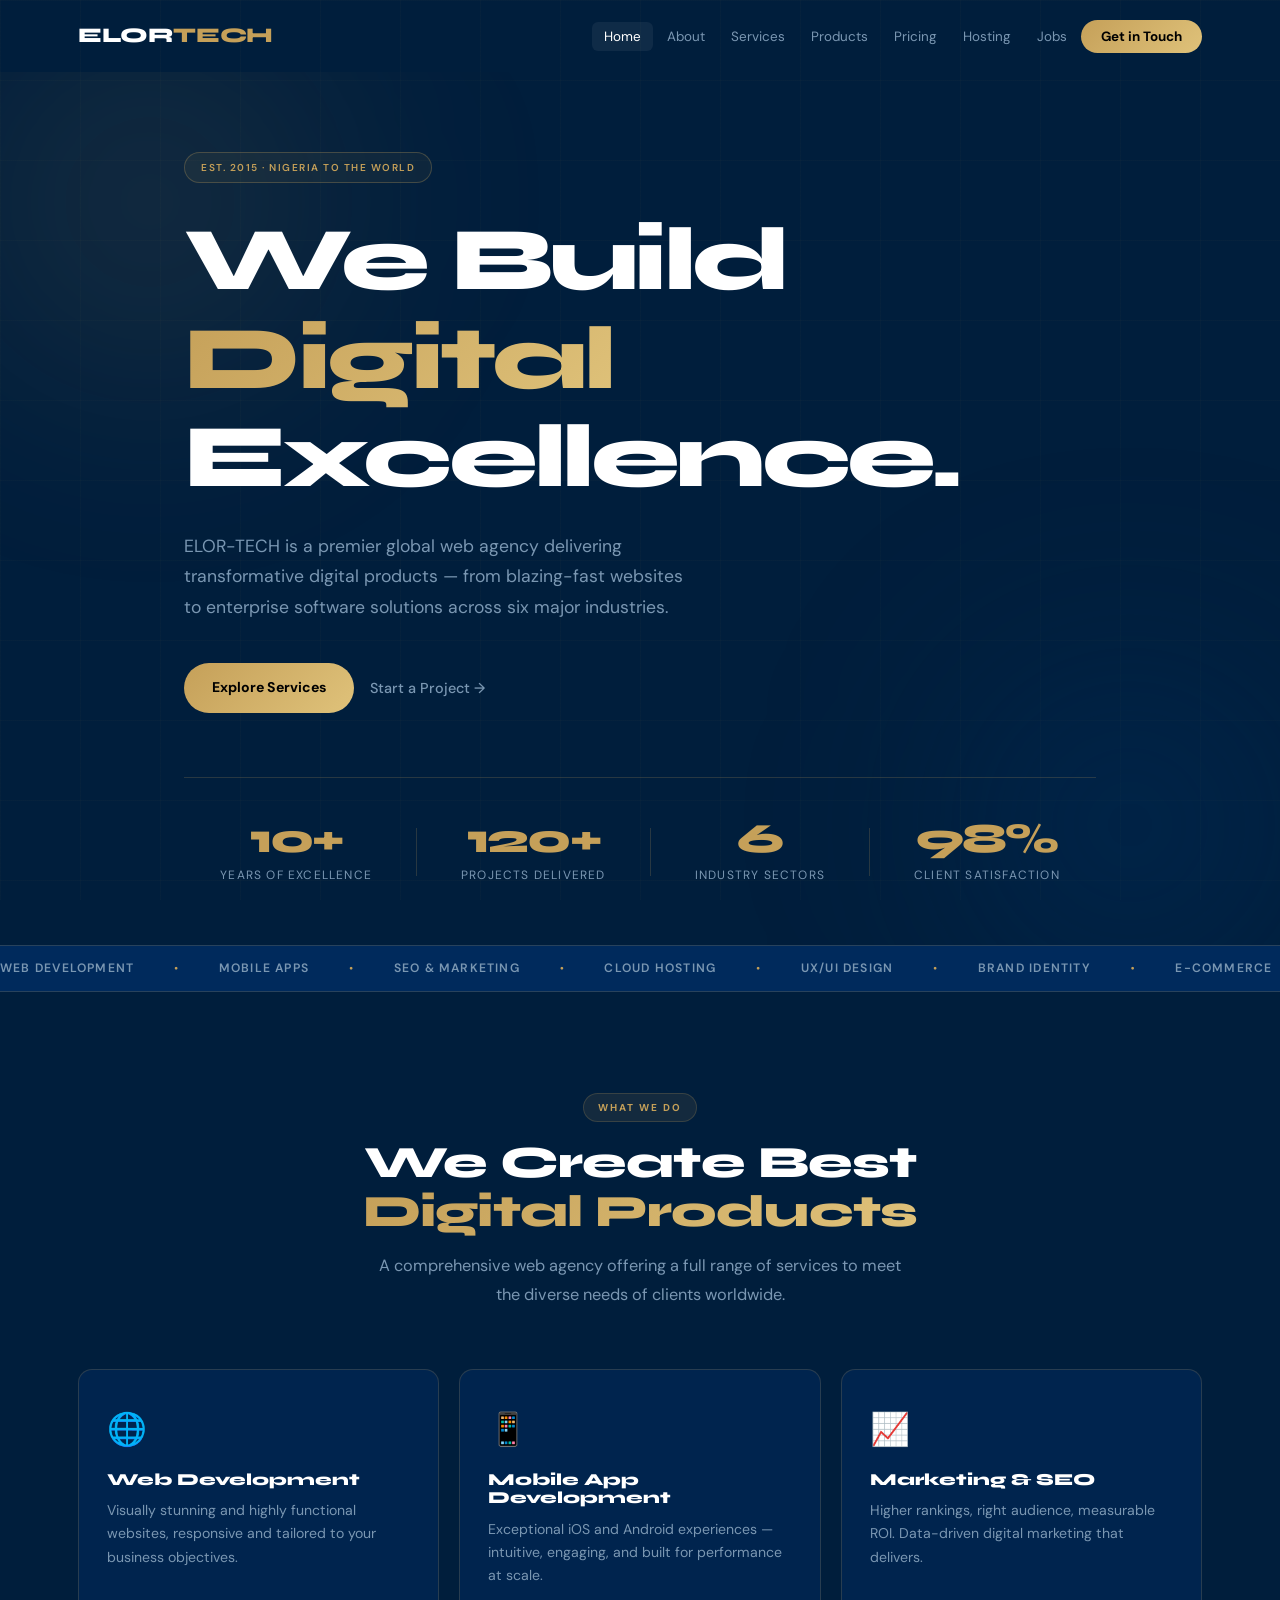
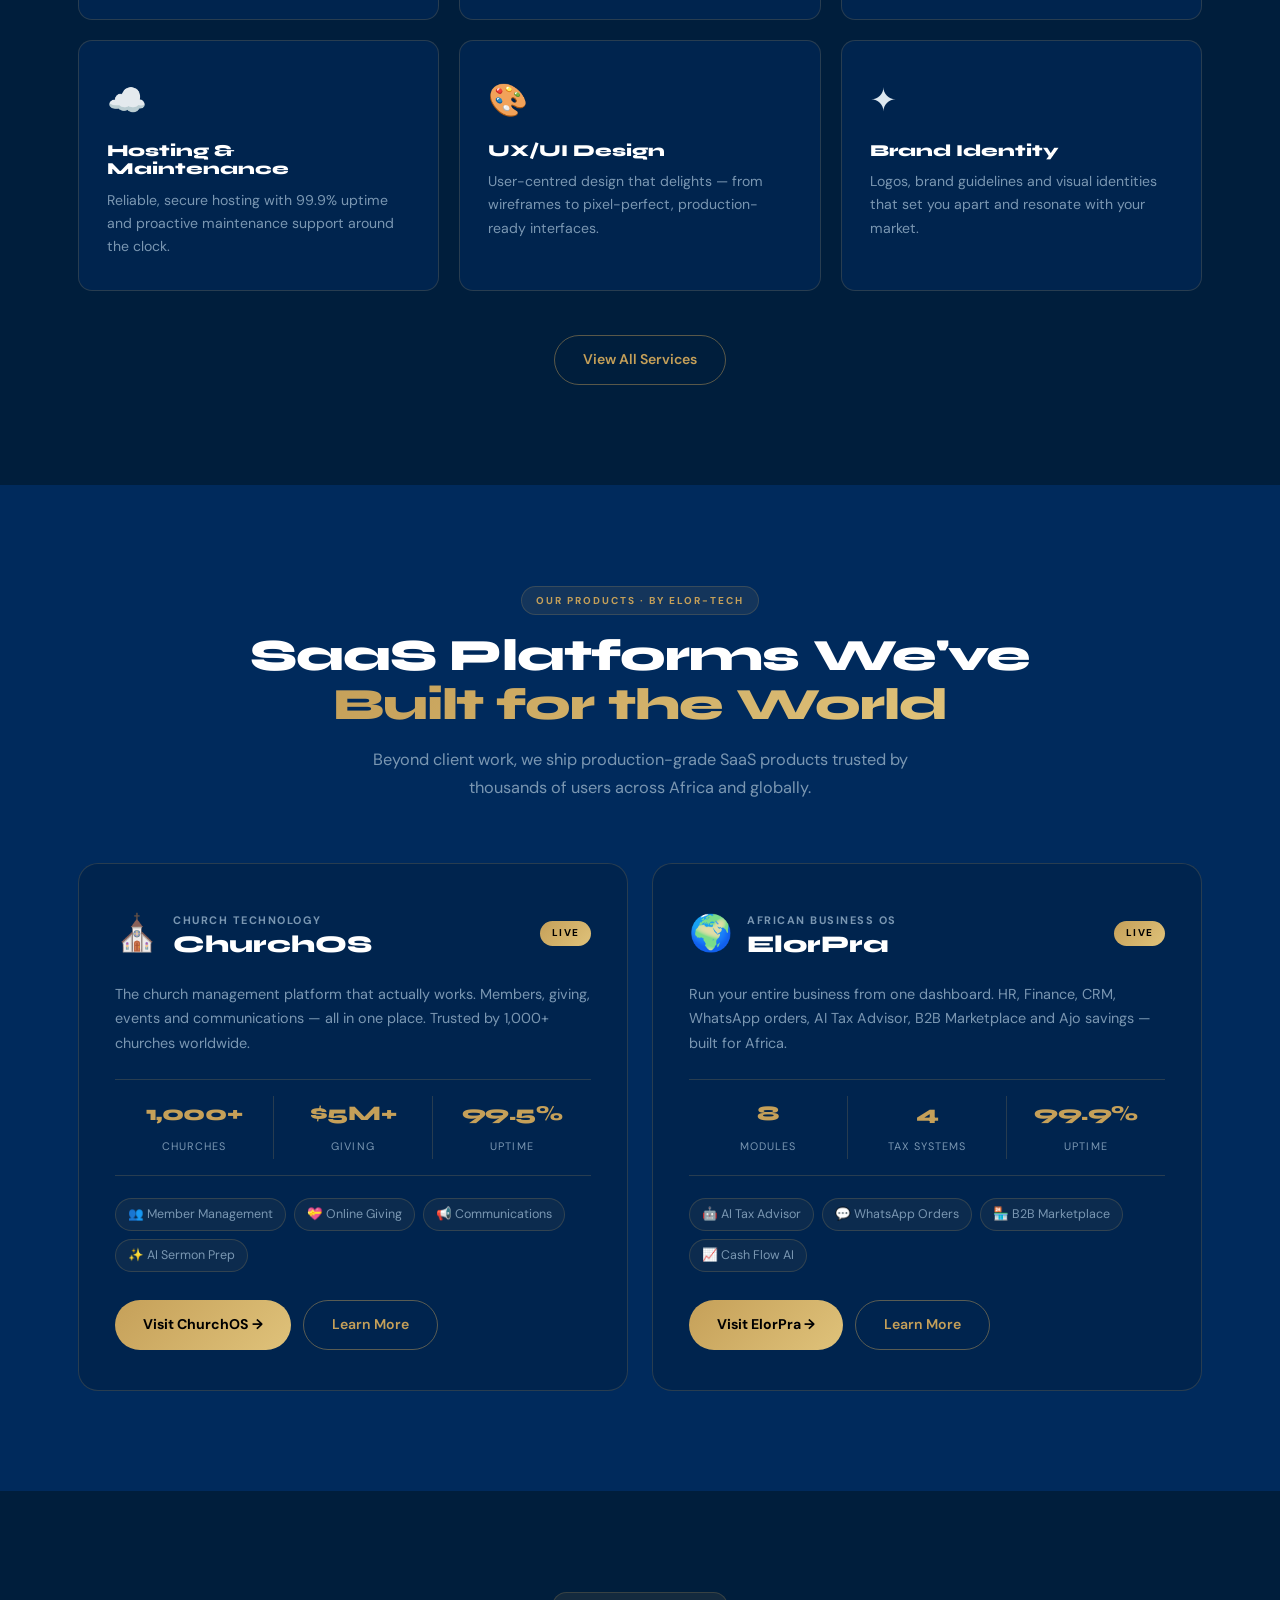
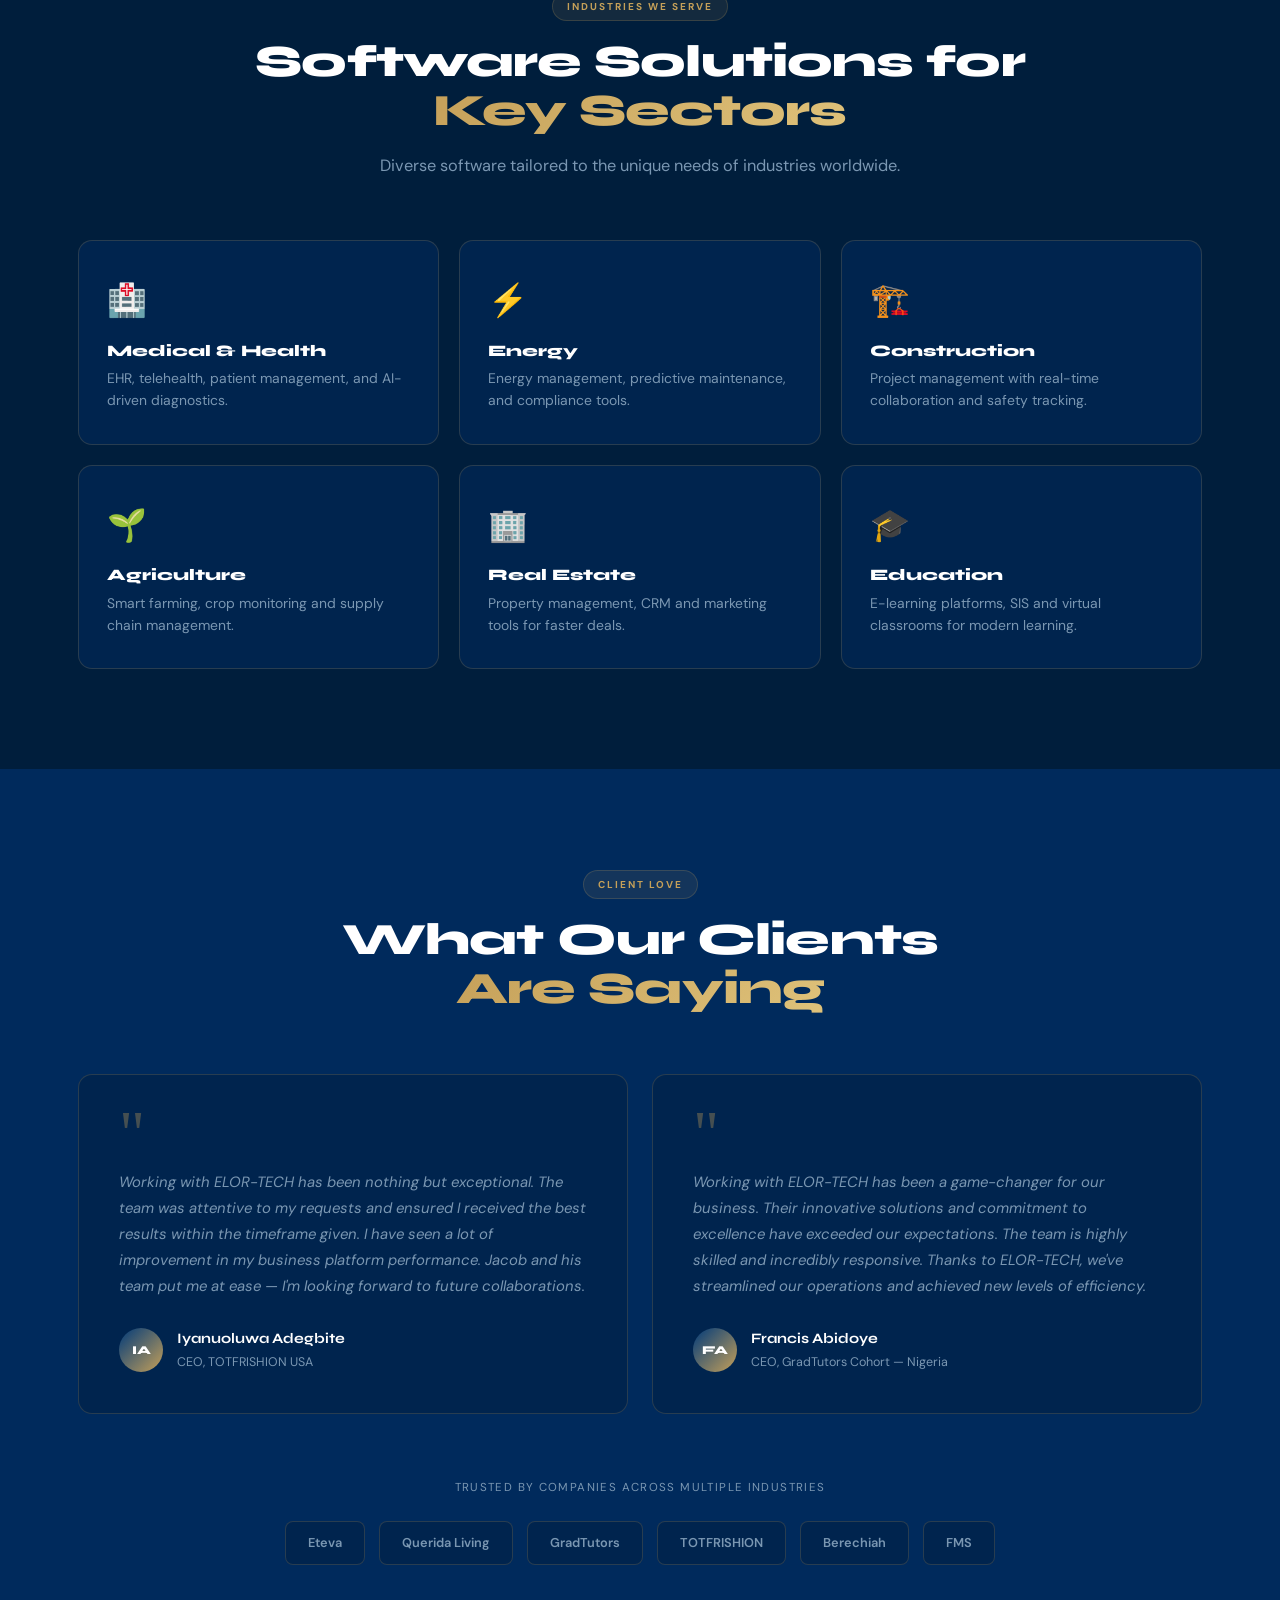
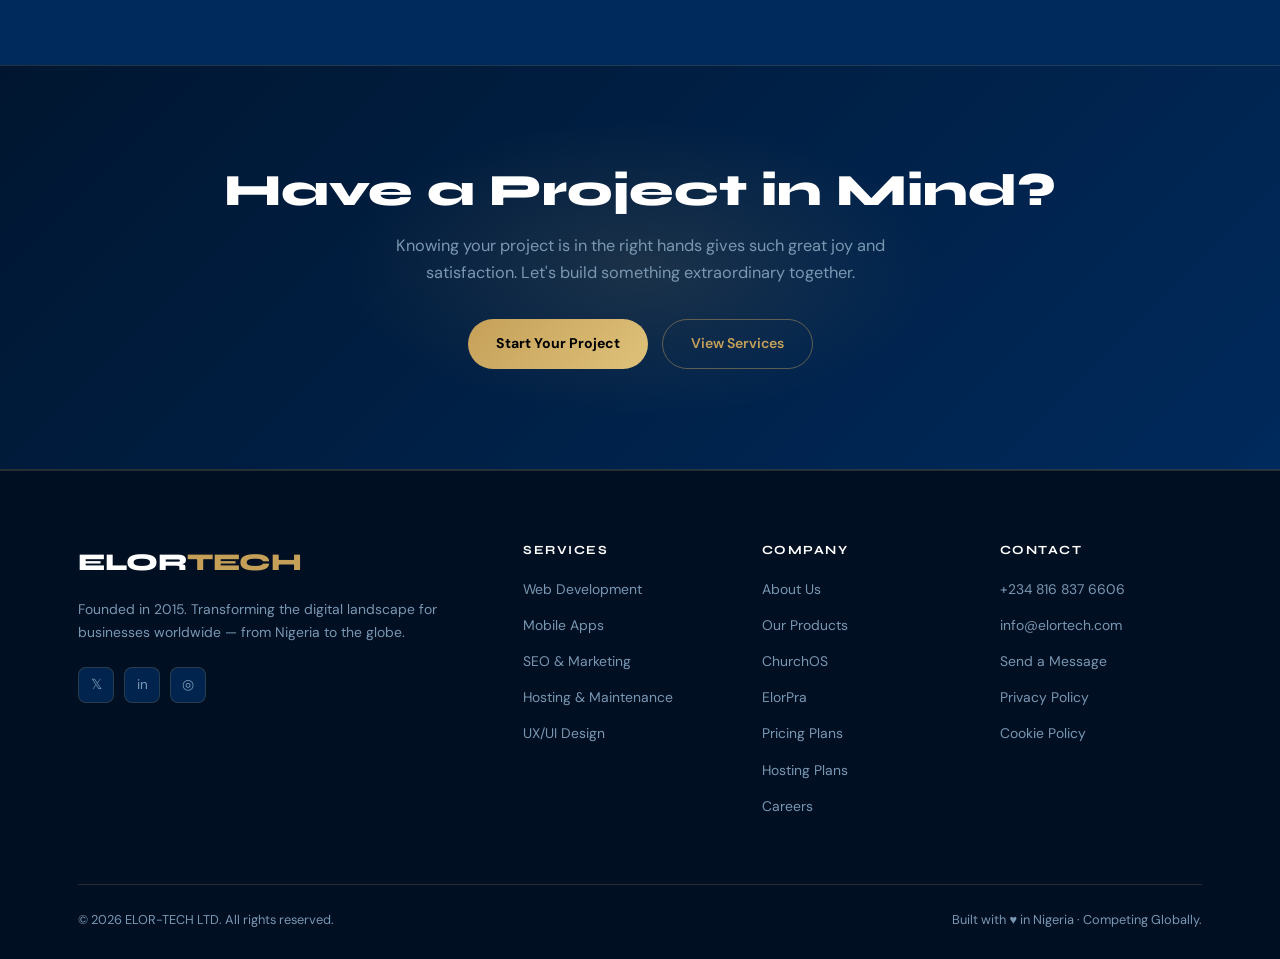
<file: index.html>
<!DOCTYPE html>
<html lang="en">
<head>
  <meta charset="UTF-8"/>
  <meta name="viewport" content="width=device-width, initial-scale=1.0"/>
  <title>World-Class Digital Agency — ELOR-TECH LTD</title>
  <meta name="description" content="ELOR-TECH delivers world-class web development, mobile apps, SEO, hosting and enterprise software — from Nigeria to the world."/>
  <link rel="preconnect" href="https://fonts.googleapis.com"/>
  <link rel="preconnect" href="https://fonts.gstatic.com" crossorigin/>
  <link href="https://fonts.googleapis.com/css2?family=Syne:wght@400;600;700;800&family=DM+Sans:ital,opsz,wght@0,9..40,300;0,9..40,400;0,9..40,500;1,9..40,300&display=swap" rel="stylesheet"/>
  <link rel="stylesheet" href="styles.css"/>
</head>
<body>
  <!-- GRID BG -->
  <div class="grid-bg"></div>

  <!-- NAV -->
  <nav class="nav" id="nav">
    <div class="nav-inner">
      <a href="index.html" class="logo">ELOR<span>TECH</span></a>
      <ul class="nav-links">
        <li><a href="index.html" class="active">Home</a></li>
        <li><a href="about.html">About</a></li>
        <li><a href="services.html">Services</a></li>
        <li><a href="products.html">Products</a></li>
        <li><a href="pricing.html">Pricing</a></li>
        <li><a href="hosting.html">Hosting</a></li>
        <li><a href="jobs.html">Jobs</a></li>
        <li><a href="contact.html" class="nav-cta">Get in Touch</a></li>
      </ul>
      <button class="hamburger" id="hamburger" aria-label="Toggle menu">
        <span></span><span></span><span></span>
      </button>
    </div>
    <div class="mobile-menu" id="mobileMenu">
      <ul>
        <li><a href="index.html">Home</a></li>
        <li><a href="about.html">About</a></li>
        <li><a href="services.html">Services</a></li>
        <li><a href="products.html">Products</a></li>
        <li><a href="pricing.html">Pricing</a></li>
        <li><a href="hosting.html">Hosting</a></li>
        <li><a href="jobs.html">Jobs</a></li>
        <li><a href="contact.html">Contact</a></li>
      </ul>
    </div>
  </nav>

  <!-- PAGE CONTENT START -->
  <div class="page-wrap">

  <!-- HERO -->
  <section class="hero">
    <div class="hero-glow g1"></div>
    <div class="hero-glow g2"></div>
    <div class="container">
      <div class="hero-inner">
        <div class="hero-content">
          <div class="hero-badge">Est. 2015 · Nigeria to the World</div>
          <h1 class="hero-h1">
            We Build<br/>
            <span class="grad-text">Digital</span><br/>
            Excellence.
          </h1>
          <p class="hero-sub">ELOR-TECH is a premier global web agency delivering transformative digital products — from blazing-fast websites to enterprise software solutions across six major industries.</p>
          <div class="hero-btns">
            <a href="services.html" class="btn-primary">Explore Services</a>
            <a href="contact.html" class="btn-ghost">Start a Project →</a>
          </div>
        </div>
        <div class="hero-stats">
          <div class="stat-box"><span class="num" data-count="10">0</span><span class="num">+</span><div class="lbl">Years of Excellence</div></div>
          <div class="stat-div"></div>
          <div class="stat-box"><span class="num" data-count="120">0</span><span class="num">+</span><div class="lbl">Projects Delivered</div></div>
          <div class="stat-div"></div>
          <div class="stat-box"><span class="num" data-count="6">0</span><div class="lbl">Industry Sectors</div></div>
          <div class="stat-div"></div>
          <div class="stat-box"><span class="num" data-count="98">0</span><span class="num">%</span><div class="lbl">Client Satisfaction</div></div>
        </div>
      </div>
    </div>
  </section>

  <!-- TICKER -->
  <div class="ticker-wrap">
    <div class="ticker">
      <span>Web Development</span><span class="dot">●</span>
      <span>Mobile Apps</span><span class="dot">●</span>
      <span>SEO &amp; Marketing</span><span class="dot">●</span>
      <span>Cloud Hosting</span><span class="dot">●</span>
      <span>UX/UI Design</span><span class="dot">●</span>
      <span>Brand Identity</span><span class="dot">●</span>
      <span>E-commerce</span><span class="dot">●</span>
      <span>Enterprise Software</span><span class="dot">●</span>
      <span>Web Development</span><span class="dot">●</span>
      <span>Mobile Apps</span><span class="dot">●</span>
      <span>SEO &amp; Marketing</span><span class="dot">●</span>
      <span>Cloud Hosting</span><span class="dot">●</span>
      <span>UX/UI Design</span><span class="dot">●</span>
      <span>Brand Identity</span><span class="dot">●</span>
      <span>E-commerce</span><span class="dot">●</span>
      <span>Enterprise Software</span><span class="dot">●</span>
    </div>
  </div>

  <!-- SERVICES OVERVIEW -->
  <section class="sec">
    <div class="container">
      <div class="section-header reveal">
        <div class="section-tag">What We Do</div>
        <h2 class="section-title">We Create Best<br/><em>Digital Products</em></h2>
        <p class="section-sub">A comprehensive web agency offering a full range of services to meet the diverse needs of clients worldwide.</p>
      </div>
      <div class="grid-3">
        <a href="services.html" class="srv-card reveal" style="--delay:0s">
          <div class="srv-icon">🌐</div>
          <h3>Web Development</h3>
          <p>Visually stunning and highly functional websites, responsive and tailored to your business objectives.</p>
          <div class="srv-arrow">→</div>
        </a>
        <a href="services.html" class="srv-card reveal" style="--delay:0.08s">
          <div class="srv-icon">📱</div>
          <h3>Mobile App Development</h3>
          <p>Exceptional iOS and Android experiences — intuitive, engaging, and built for performance at scale.</p>
          <div class="srv-arrow">→</div>
        </a>
        <a href="services.html" class="srv-card reveal" style="--delay:0.16s">
          <div class="srv-icon">📈</div>
          <h3>Marketing &amp; SEO</h3>
          <p>Higher rankings, right audience, measurable ROI. Data-driven digital marketing that delivers.</p>
          <div class="srv-arrow">→</div>
        </a>
        <a href="services.html" class="srv-card reveal" style="--delay:0.24s">
          <div class="srv-icon">☁️</div>
          <h3>Hosting &amp; Maintenance</h3>
          <p>Reliable, secure hosting with 99.9% uptime and proactive maintenance support around the clock.</p>
          <div class="srv-arrow">→</div>
        </a>
        <a href="services.html" class="srv-card reveal" style="--delay:0.32s">
          <div class="srv-icon">🎨</div>
          <h3>UX/UI Design</h3>
          <p>User-centred design that delights — from wireframes to pixel-perfect, production-ready interfaces.</p>
          <div class="srv-arrow">→</div>
        </a>
        <a href="services.html" class="srv-card reveal" style="--delay:0.40s">
          <div class="srv-icon">✦</div>
          <h3>Brand Identity</h3>
          <p>Logos, brand guidelines and visual identities that set you apart and resonate with your market.</p>
          <div class="srv-arrow">→</div>
        </a>
      </div>
      <div class="center-btn reveal"><a href="services.html" class="btn-outline">View All Services</a></div>
    </div>
  </section>

  <!-- PRODUCTS SPOTLIGHT -->
  <section class="sec bg-alt">
    <div class="container">
      <div class="section-header reveal">
        <div class="section-tag">Our Products · By ELOR-TECH</div>
        <h2 class="section-title">SaaS Platforms We've<br/><em>Built for the World</em></h2>
        <p class="section-sub">Beyond client work, we ship production-grade SaaS products trusted by thousands of users across Africa and globally.</p>
      </div>
      <div class="products-duo">

        <!-- ChurchOS -->
        <div class="prod-card reveal" style="--delay:0s">
          <div class="prod-card-header">
            <div class="prod-icon">⛪</div>
            <div>
              <div class="prod-eyebrow">Church Technology</div>
              <h3 class="prod-name">ChurchOS</h3>
            </div>
            <div class="prod-live-badge">Live</div>
          </div>
          <p class="prod-desc">The church management platform that actually works. Members, giving, events and communications — all in one place. Trusted by 1,000+ churches worldwide.</p>
          <div class="prod-stats-row">
            <div class="prod-stat"><span class="prod-num">1,000+</span><span class="prod-lbl">Churches</span></div>
            <div class="prod-stat"><span class="prod-num">$5M+</span><span class="prod-lbl">Giving</span></div>
            <div class="prod-stat"><span class="prod-num">99.5%</span><span class="prod-lbl">Uptime</span></div>
          </div>
          <div class="prod-features">
            <span>👥 Member Management</span>
            <span>💝 Online Giving</span>
            <span>📢 Communications</span>
            <span>✨ AI Sermon Prep</span>
          </div>
          <div class="prod-actions">
            <a href="https://elorchurchos.org" target="_blank" class="btn-primary">Visit ChurchOS →</a>
            <a href="products.html" class="btn-outline">Learn More</a>
          </div>
        </div>

        <!-- ElorPra -->
        <div class="prod-card reveal" style="--delay:0.12s">
          <div class="prod-card-header">
            <div class="prod-icon">🌍</div>
            <div>
              <div class="prod-eyebrow">African Business OS</div>
              <h3 class="prod-name">ElorPra</h3>
            </div>
            <div class="prod-live-badge">Live</div>
          </div>
          <p class="prod-desc">Run your entire business from one dashboard. HR, Finance, CRM, WhatsApp orders, AI Tax Advisor, B2B Marketplace and Ajo savings — built for Africa.</p>
          <div class="prod-stats-row">
            <div class="prod-stat"><span class="prod-num">8</span><span class="prod-lbl">Modules</span></div>
            <div class="prod-stat"><span class="prod-num">4</span><span class="prod-lbl">Tax Systems</span></div>
            <div class="prod-stat"><span class="prod-num">99.9%</span><span class="prod-lbl">Uptime</span></div>
          </div>
          <div class="prod-features">
            <span>🤖 AI Tax Advisor</span>
            <span>💬 WhatsApp Orders</span>
            <span>🏪 B2B Marketplace</span>
            <span>📈 Cash Flow AI</span>
          </div>
          <div class="prod-actions">
            <a href="https://www.elorpra.org" target="_blank" class="btn-primary">Visit ElorPra →</a>
            <a href="products.html" class="btn-outline">Learn More</a>
          </div>
        </div>

      </div>
    </div>
  </section>

  <!-- SECTORS -->
  <section class="sec">
    <div class="container">
      <div class="section-header reveal">
        <div class="section-tag">Industries We Serve</div>
        <h2 class="section-title">Software Solutions for<br/><em>Key Sectors</em></h2>
        <p class="section-sub">Diverse software tailored to the unique needs of industries worldwide.</p>
      </div>
      <div class="grid-3">
        <div class="sector-card reveal" style="--delay:0s"><div class="sc-emoji">🏥</div><h4>Medical &amp; Health</h4><p>EHR, telehealth, patient management, and AI-driven diagnostics.</p></div>
        <div class="sector-card reveal" style="--delay:0.08s"><div class="sc-emoji">⚡</div><h4>Energy</h4><p>Energy management, predictive maintenance, and compliance tools.</p></div>
        <div class="sector-card reveal" style="--delay:0.16s"><div class="sc-emoji">🏗️</div><h4>Construction</h4><p>Project management with real-time collaboration and safety tracking.</p></div>
        <div class="sector-card reveal" style="--delay:0.24s"><div class="sc-emoji">🌱</div><h4>Agriculture</h4><p>Smart farming, crop monitoring and supply chain management.</p></div>
        <div class="sector-card reveal" style="--delay:0.32s"><div class="sc-emoji">🏢</div><h4>Real Estate</h4><p>Property management, CRM and marketing tools for faster deals.</p></div>
        <div class="sector-card reveal" style="--delay:0.40s"><div class="sc-emoji">🎓</div><h4>Education</h4><p>E-learning platforms, SIS and virtual classrooms for modern learning.</p></div>
      </div>
    </div>
  </section>

  <!-- TESTIMONIALS -->
  <section class="sec bg-alt">
    <div class="container">
      <div class="section-header reveal">
        <div class="section-tag">Client Love</div>
        <h2 class="section-title">What Our Clients<br/><em>Are Saying</em></h2>
      </div>
      <div class="grid-2">
        <div class="testi-card reveal" style="--delay:0s">
          <div class="testi-quote">"</div>
          <p>Working with ELOR-TECH has been nothing but exceptional. The team was attentive to my requests and ensured I received the best results within the timeframe given. I have seen a lot of improvement in my business platform performance. Jacob and his team put me at ease — I'm looking forward to future collaborations.</p>
          <div class="testi-author">
            <div class="testi-av">IA</div>
            <div><div class="testi-name">Iyanuoluwa Adegbite</div><div class="testi-role">CEO, TOTFRISHION USA</div></div>
          </div>
        </div>
        <div class="testi-card reveal" style="--delay:0.12s">
          <div class="testi-quote">"</div>
          <p>Working with ELOR-TECH has been a game-changer for our business. Their innovative solutions and commitment to excellence have exceeded our expectations. The team is highly skilled and incredibly responsive. Thanks to ELOR-TECH, we've streamlined our operations and achieved new levels of efficiency.</p>
          <div class="testi-author">
            <div class="testi-av">FA</div>
            <div><div class="testi-name">Francis Abidoye</div><div class="testi-role">CEO, GradTutors Cohort — Nigeria</div></div>
          </div>
        </div>
      </div>
      <div class="trust-wrap reveal">
        <p class="trust-label">Trusted by companies across multiple industries</p>
        <div class="trust-logos">
          <div class="trust-item">Eteva</div>
          <div class="trust-item">Querida Living</div>
          <div class="trust-item">GradTutors</div>
          <div class="trust-item">TOTFRISHION</div>
          <div class="trust-item">Berechiah</div>
          <div class="trust-item">FMS</div>
        </div>
      </div>
    </div>
  </section>

  <!-- CTA BAND -->
  <section class="cta-band">
    <div class="cta-band-blob"></div>
    <div class="cta-band-inner reveal">
      <h2>Have a Project in Mind?</h2>
      <p>Knowing your project is in the right hands gives such great joy and satisfaction. Let's build something extraordinary together.</p>
      <div class="btns">
        <a href="contact.html" class="btn-primary">Start Your Project</a>
        <a href="services.html" class="btn-outline">View Services</a>
      </div>
    </div>
  </section>
  </div><!-- /page-wrap -->

  <!-- FOOTER -->
  <footer class="footer">
    <div class="container">
      <div class="footer-top">
        <div class="footer-brand">
          <a href="index.html" class="logo footer-logo">ELOR<span>TECH</span></a>
          <p>Founded in 2015. Transforming the digital landscape for businesses worldwide — from Nigeria to the globe.</p>
          <div class="footer-socials">
            <a href="https://x.com/israelprince4" target="_blank" aria-label="X / Twitter">𝕏</a>
            <a href="https://www.linkedin.com/in/jacob-momoh-5a05b485/" target="_blank" aria-label="LinkedIn">in</a>
            <a href="https://www.instagram.com/momohjacob20/" target="_blank" aria-label="Instagram">◎</a>
          </div>
        </div>
        <div class="footer-links">
          <div class="footer-col">
            <h5>Services</h5>
            <ul>
              <li><a href="services.html">Web Development</a></li>
              <li><a href="services.html">Mobile Apps</a></li>
              <li><a href="services.html">SEO &amp; Marketing</a></li>
              <li><a href="services.html">Hosting &amp; Maintenance</a></li>
              <li><a href="services.html">UX/UI Design</a></li>
            </ul>
          </div>
          <div class="footer-col">
            <h5>Company</h5>
            <ul>
              <li><a href="about.html">About Us</a></li>
              <li><a href="products.html">Our Products</a></li>
              <li><a href="https://elorchurchos.org" target="_blank">ChurchOS</a></li>
              <li><a href="https://www.elorpra.org" target="_blank">ElorPra</a></li>
              <li><a href="pricing.html">Pricing Plans</a></li>
              <li><a href="hosting.html">Hosting Plans</a></li>
              <li><a href="jobs.html">Careers</a></li>
            </ul>
          </div>
          <div class="footer-col">
            <h5>Contact</h5>
            <ul>
              <li><a href="tel:+2348168376606">+234 816 837 6606</a></li>
              <li><a href="mailto:info@elortech.com">info@elortech.com</a></li>
              <li><a href="contact.html">Send a Message</a></li>
              <li><a href="#">Privacy Policy</a></li>
              <li><a href="#">Cookie Policy</a></li>
            </ul>
          </div>
        </div>
      </div>
      <div class="footer-bottom">
        <p>© 2026 ELOR-TECH LTD. All rights reserved.</p>
        <p>Built with ♥ in Nigeria · Competing Globally.</p>
      </div>
    </div>
  </footer>

  <script src="main.js"></script>
</body>
</html>
</file>
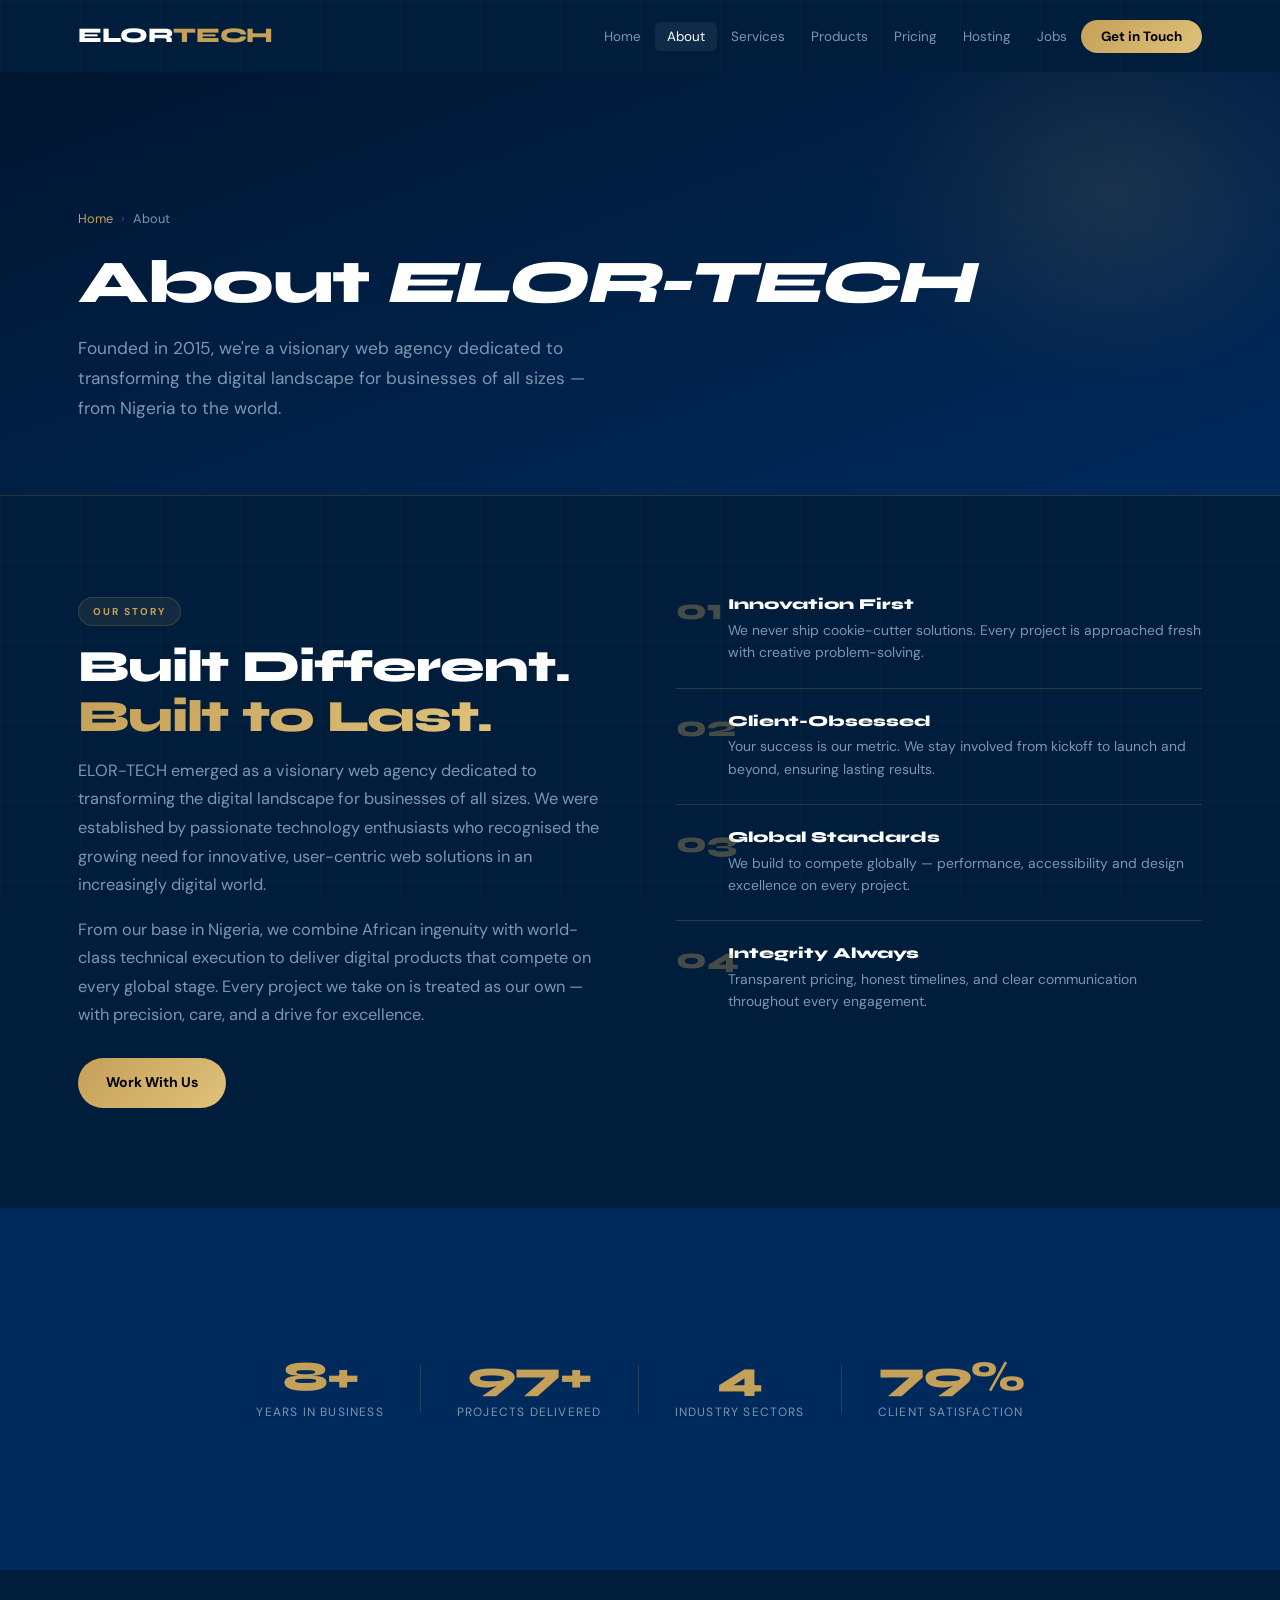
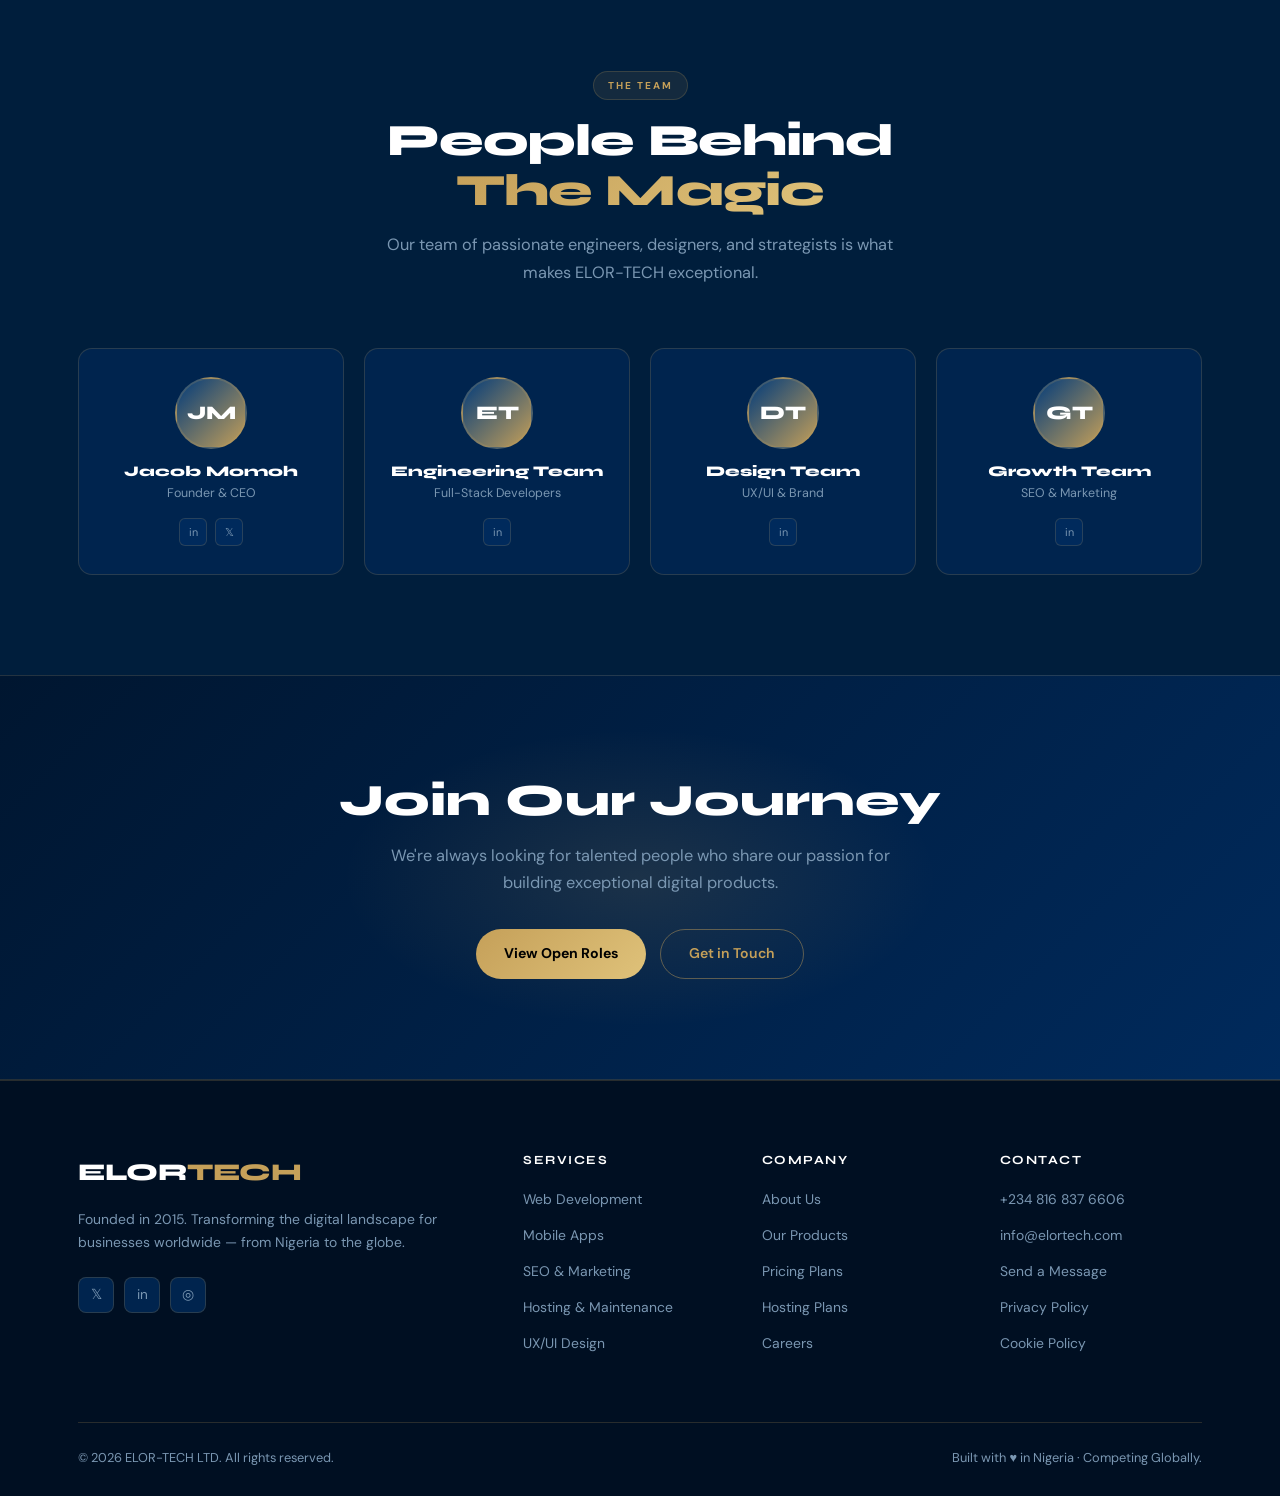
<file: about.html>
<!DOCTYPE html>
<html lang="en">
<head>
  <meta charset="UTF-8"/>
  <meta name="viewport" content="width=device-width, initial-scale=1.0"/>
  <title>About Us — ELOR-TECH LTD</title>
  <meta name="description" content="Learn about ELOR-TECH LTD — our story, mission, values and the team behind our world-class digital agency."/>
  <link rel="preconnect" href="https://fonts.googleapis.com"/>
  <link rel="preconnect" href="https://fonts.gstatic.com" crossorigin/>
  <link href="https://fonts.googleapis.com/css2?family=Syne:wght@400;600;700;800&family=DM+Sans:ital,opsz,wght@0,9..40,300;0,9..40,400;0,9..40,500;1,9..40,300&display=swap" rel="stylesheet"/>
  <link rel="stylesheet" href="styles.css"/>
</head>
<body>
  <!-- GRID BG -->
  <div class="grid-bg"></div>

  <!-- NAV -->
  <nav class="nav" id="nav">
    <div class="nav-inner">
      <a href="index.html" class="logo">ELOR<span>TECH</span></a>
      <ul class="nav-links">
        <li><a href="index.html">Home</a></li>
        <li><a href="about.html" class="active">About</a></li>
        <li><a href="services.html">Services</a></li>
        <li><a href="products.html">Products</a></li>
        <li><a href="pricing.html">Pricing</a></li>
        <li><a href="hosting.html">Hosting</a></li>
        <li><a href="jobs.html">Jobs</a></li>
        <li><a href="contact.html" class="nav-cta">Get in Touch</a></li>
      </ul>
      <button class="hamburger" id="hamburger" aria-label="Toggle menu">
        <span></span><span></span><span></span>
      </button>
    </div>
    <div class="mobile-menu" id="mobileMenu">
      <ul>
        <li><a href="index.html">Home</a></li>
        <li><a href="about.html">About</a></li>
        <li><a href="services.html">Services</a></li>
        <li><a href="products.html">Products</a></li>
        <li><a href="pricing.html">Pricing</a></li>
        <li><a href="hosting.html">Hosting</a></li>
        <li><a href="jobs.html">Jobs</a></li>
        <li><a href="contact.html">Contact</a></li>
      </ul>
    </div>
  </nav>

  <!-- PAGE CONTENT START -->
  <div class="page-wrap">

  <!-- PAGE HERO -->
  <section class="page-hero">
    <div class="container page-hero-content">
      <div class="breadcrumb"><a href="index.html">Home</a><span class="breadcrumb-sep">›</span><span>About</span></div>
      <h1>About <em>ELOR-TECH</em></h1>
      <p>Founded in 2015, we're a visionary web agency dedicated to transforming the digital landscape for businesses of all sizes — from Nigeria to the world.</p>
    </div>
  </section>

  <!-- STORY -->
  <section class="sec">
    <div class="container">
      <div class="about-grid reveal">
        <div class="about-text">
          <div class="section-tag">Our Story</div>
          <h2 class="section-title">Built Different.<br/><em>Built to Last.</em></h2>
          <p>ELOR-TECH emerged as a visionary web agency dedicated to transforming the digital landscape for businesses of all sizes. We were established by passionate technology enthusiasts who recognised the growing need for innovative, user-centric web solutions in an increasingly digital world.</p>
          <p style="margin-top:16px;">From our base in Nigeria, we combine African ingenuity with world-class technical execution to deliver digital products that compete on every global stage. Every project we take on is treated as our own — with precision, care, and a drive for excellence.</p>
          <a href="contact.html" class="btn-primary" style="margin-top:28px;display:inline-block;">Work With Us</a>
        </div>
        <div class="about-pillars">
          <div class="pillar"><div class="pillar-num">01</div><div><h4>Innovation First</h4><p>We never ship cookie-cutter solutions. Every project is approached fresh with creative problem-solving.</p></div></div>
          <div class="pillar"><div class="pillar-num">02</div><div><h4>Client-Obsessed</h4><p>Your success is our metric. We stay involved from kickoff to launch and beyond, ensuring lasting results.</p></div></div>
          <div class="pillar"><div class="pillar-num">03</div><div><h4>Global Standards</h4><p>We build to compete globally — performance, accessibility and design excellence on every project.</p></div></div>
          <div class="pillar"><div class="pillar-num">04</div><div><h4>Integrity Always</h4><p>Transparent pricing, honest timelines, and clear communication throughout every engagement.</p></div></div>
        </div>
      </div>
    </div>
  </section>

  <!-- STATS -->
  <section class="sec bg-alt">
    <div class="container">
      <div class="stats-row reveal">
        <div class="stat-box"><span class="num" data-count="10">0</span><span class="num">+</span><div class="lbl">Years in Business</div></div>
        <div class="stat-div"></div>
        <div class="stat-box"><span class="num" data-count="120">0</span><span class="num">+</span><div class="lbl">Projects Delivered</div></div>
        <div class="stat-div"></div>
        <div class="stat-box"><span class="num" data-count="6">0</span><div class="lbl">Industry Sectors</div></div>
        <div class="stat-div"></div>
        <div class="stat-box"><span class="num" data-count="98">0</span><span class="num">%</span><div class="lbl">Client Satisfaction</div></div>
      </div>
    </div>
  </section>

  <!-- TEAM -->
  <section class="sec">
    <div class="container">
      <div class="section-header reveal">
        <div class="section-tag">The Team</div>
        <h2 class="section-title">People Behind<br/><em>The Magic</em></h2>
        <p class="section-sub">Our team of passionate engineers, designers, and strategists is what makes ELOR-TECH exceptional.</p>
      </div>
      <div class="team-grid">
        <div class="team-card reveal" style="--delay:0s">
          <div class="team-avatar">JM</div>
          <h4>Jacob Momoh</h4>
          <p>Founder &amp; CEO</p>
          <div class="team-socials">
            <a href="https://www.linkedin.com/in/jacob-momoh-5a05b485/" target="_blank">in</a>
            <a href="https://x.com/israelprince4" target="_blank">𝕏</a>
          </div>
        </div>
        <div class="team-card reveal" style="--delay:0.08s">
          <div class="team-avatar">ET</div>
          <h4>Engineering Team</h4>
          <p>Full-Stack Developers</p>
          <div class="team-socials"><a href="#">in</a></div>
        </div>
        <div class="team-card reveal" style="--delay:0.16s">
          <div class="team-avatar">DT</div>
          <h4>Design Team</h4>
          <p>UX/UI &amp; Brand</p>
          <div class="team-socials"><a href="#">in</a></div>
        </div>
        <div class="team-card reveal" style="--delay:0.24s">
          <div class="team-avatar">GT</div>
          <h4>Growth Team</h4>
          <p>SEO &amp; Marketing</p>
          <div class="team-socials"><a href="#">in</a></div>
        </div>
      </div>
    </div>
  </section>

  <!-- CTA BAND -->
  <section class="cta-band">
    <div class="cta-band-blob"></div>
    <div class="cta-band-inner reveal">
      <h2>Join Our Journey</h2>
      <p>We're always looking for talented people who share our passion for building exceptional digital products.</p>
      <div class="btns">
        <a href="jobs.html" class="btn-primary">View Open Roles</a>
        <a href="contact.html" class="btn-outline">Get in Touch</a>
      </div>
    </div>
  </section>
  </div><!-- /page-wrap -->

  <!-- FOOTER -->
  <footer class="footer">
    <div class="container">
      <div class="footer-top">
        <div class="footer-brand">
          <a href="index.html" class="logo footer-logo">ELOR<span>TECH</span></a>
          <p>Founded in 2015. Transforming the digital landscape for businesses worldwide — from Nigeria to the globe.</p>
          <div class="footer-socials">
            <a href="https://x.com/israelprince4" target="_blank" aria-label="X / Twitter">𝕏</a>
            <a href="https://www.linkedin.com/in/jacob-momoh-5a05b485/" target="_blank" aria-label="LinkedIn">in</a>
            <a href="https://www.instagram.com/momohjacob20/" target="_blank" aria-label="Instagram">◎</a>
          </div>
        </div>
        <div class="footer-links">
          <div class="footer-col">
            <h5>Services</h5>
            <ul>
              <li><a href="services.html">Web Development</a></li>
              <li><a href="services.html">Mobile Apps</a></li>
              <li><a href="services.html">SEO &amp; Marketing</a></li>
              <li><a href="services.html">Hosting &amp; Maintenance</a></li>
              <li><a href="services.html">UX/UI Design</a></li>
            </ul>
          </div>
          <div class="footer-col">
            <h5>Company</h5>
            <ul>
              <li><a href="about.html">About Us</a></li>
              <li><a href="products.html">Our Products</a></li>
              <li><a href="pricing.html">Pricing Plans</a></li>
              <li><a href="hosting.html">Hosting Plans</a></li>
              <li><a href="jobs.html">Careers</a></li>
            </ul>
          </div>
          <div class="footer-col">
            <h5>Contact</h5>
            <ul>
              <li><a href="tel:+2348168376606">+234 816 837 6606</a></li>
              <li><a href="mailto:info@elortech.com">info@elortech.com</a></li>
              <li><a href="contact.html">Send a Message</a></li>
              <li><a href="#">Privacy Policy</a></li>
              <li><a href="#">Cookie Policy</a></li>
            </ul>
          </div>
        </div>
      </div>
      <div class="footer-bottom">
        <p>© 2026 ELOR-TECH LTD. All rights reserved.</p>
        <p>Built with ♥ in Nigeria · Competing Globally.</p>
      </div>
    </div>
  </footer>

  <script src="main.js"></script>
</body>
</html>
</file>
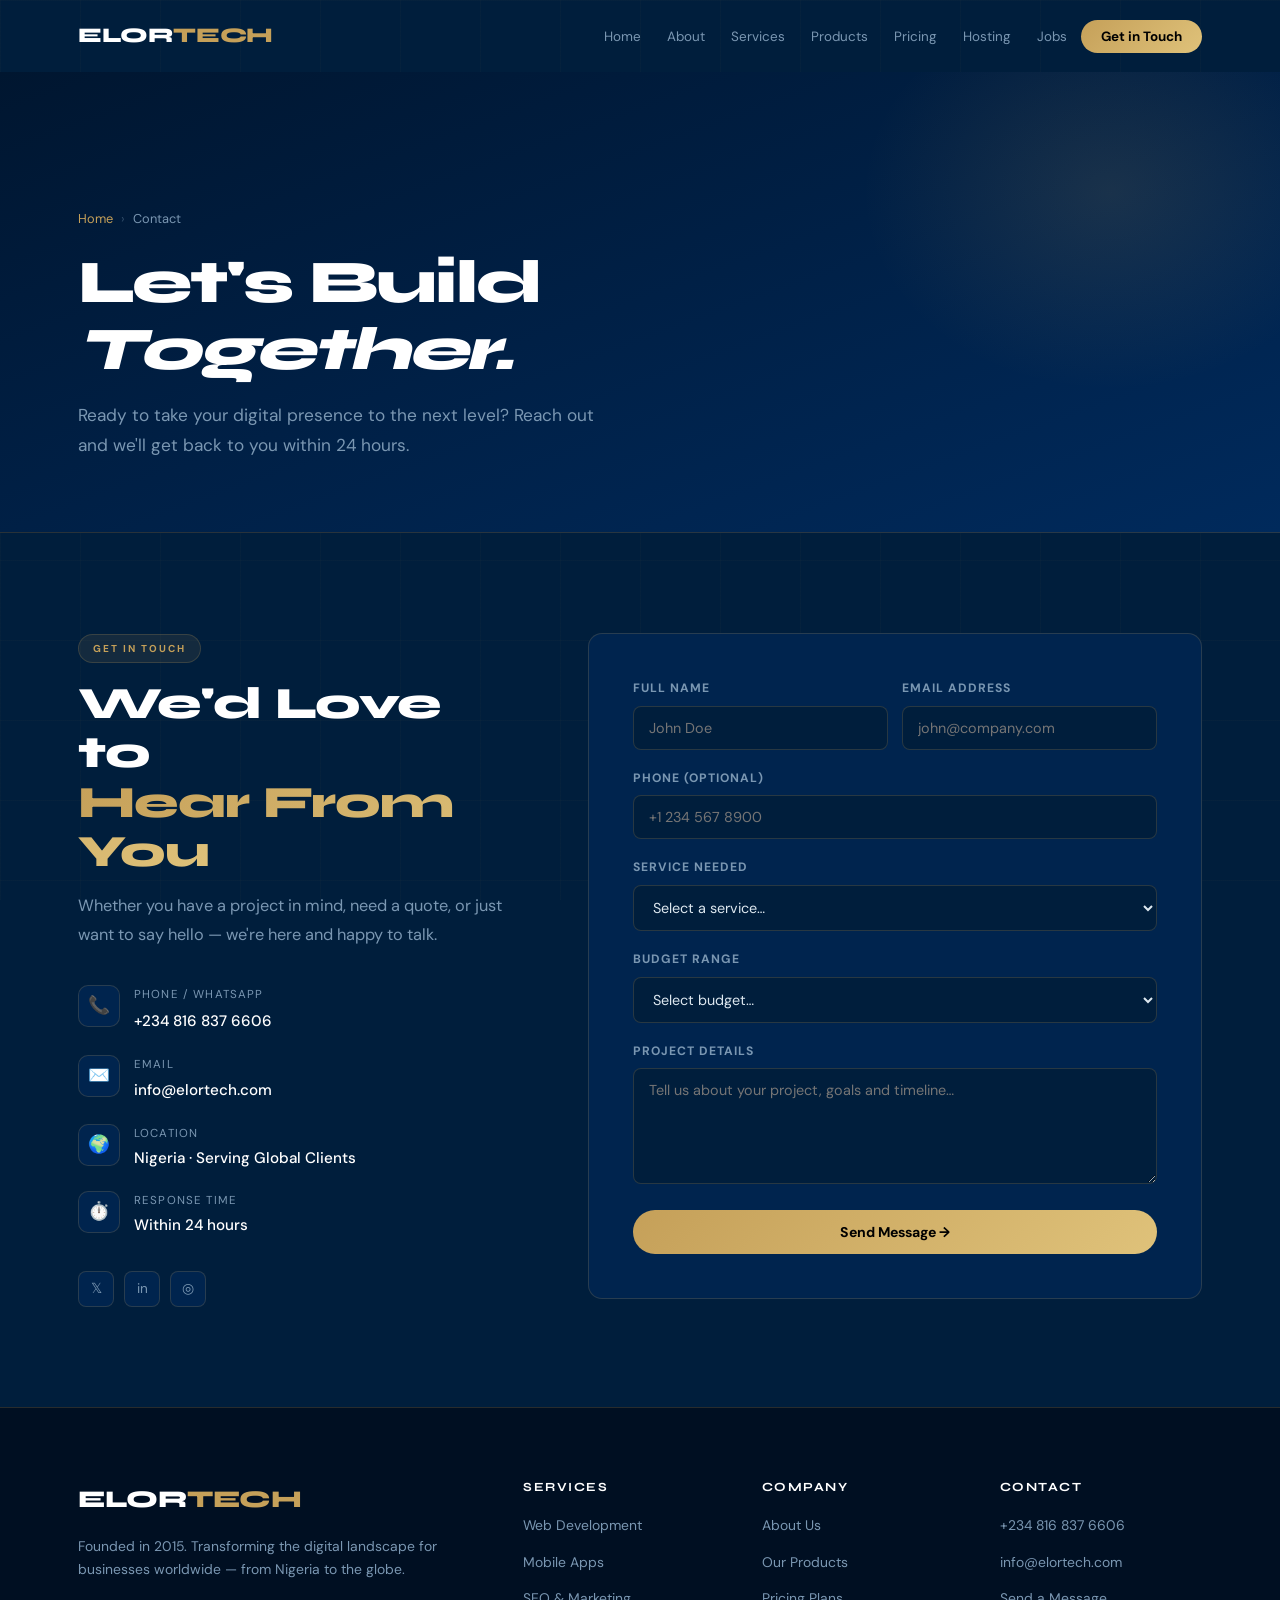
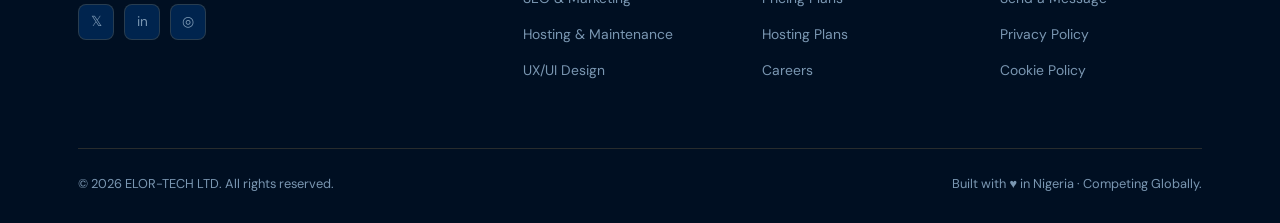
<file: contact.html>
<!DOCTYPE html>
<html lang="en">
<head>
  <meta charset="UTF-8"/>
  <meta name="viewport" content="width=device-width, initial-scale=1.0"/>
  <title>Contact Us — ELOR-TECH LTD</title>
  <meta name="description" content="Get in touch with ELOR-TECH. Start a project, ask a question, or request a quote. We respond within 24 hours."/>
  <link rel="preconnect" href="https://fonts.googleapis.com"/>
  <link rel="preconnect" href="https://fonts.gstatic.com" crossorigin/>
  <link href="https://fonts.googleapis.com/css2?family=Syne:wght@400;600;700;800&family=DM+Sans:ital,opsz,wght@0,9..40,300;0,9..40,400;0,9..40,500;1,9..40,300&display=swap" rel="stylesheet"/>
  <link rel="stylesheet" href="styles.css"/>
</head>
<body>
  <!-- GRID BG -->
  <div class="grid-bg"></div>

  <!-- NAV -->
  <nav class="nav" id="nav">
    <div class="nav-inner">
      <a href="index.html" class="logo">ELOR<span>TECH</span></a>
      <ul class="nav-links">
        <li><a href="index.html">Home</a></li>
        <li><a href="about.html">About</a></li>
        <li><a href="services.html">Services</a></li>
        <li><a href="products.html">Products</a></li>
        <li><a href="pricing.html">Pricing</a></li>
        <li><a href="hosting.html">Hosting</a></li>
        <li><a href="jobs.html">Jobs</a></li>
        <li><a href="contact.html" class="nav-cta">Get in Touch</a></li>
      </ul>
      <button class="hamburger" id="hamburger" aria-label="Toggle menu">
        <span></span><span></span><span></span>
      </button>
    </div>
    <div class="mobile-menu" id="mobileMenu">
      <ul>
        <li><a href="index.html">Home</a></li>
        <li><a href="about.html">About</a></li>
        <li><a href="services.html">Services</a></li>
        <li><a href="products.html">Products</a></li>
        <li><a href="pricing.html">Pricing</a></li>
        <li><a href="hosting.html">Hosting</a></li>
        <li><a href="jobs.html">Jobs</a></li>
        <li><a href="contact.html">Contact</a></li>
      </ul>
    </div>
  </nav>

  <!-- PAGE CONTENT START -->
  <div class="page-wrap">

  <section class="page-hero">
    <div class="container page-hero-content">
      <div class="breadcrumb"><a href="index.html">Home</a><span class="breadcrumb-sep">›</span><span>Contact</span></div>
      <h1>Let's Build<br/><em>Together.</em></h1>
      <p>Ready to take your digital presence to the next level? Reach out and we'll get back to you within 24 hours.</p>
    </div>
  </section>

  <section class="sec">
    <div class="container">
      <div class="contact-grid">
        <div class="contact-info reveal">
          <div class="section-tag">Get in Touch</div>
          <h2 class="section-title">We'd Love to<br/><em>Hear From You</em></h2>
          <p style="color:var(--text-muted);margin-bottom:36px;">Whether you have a project in mind, need a quote, or just want to say hello — we're here and happy to talk.</p>
          <div class="contact-details">
            <div class="contact-item">
              <div class="contact-icon">📞</div>
              <div>
                <div class="ci-label">Phone / WhatsApp</div>
                <a href="tel:+2348168376606" class="ci-val">+234 816 837 6606</a>
              </div>
            </div>
            <div class="contact-item">
              <div class="contact-icon">✉️</div>
              <div>
                <div class="ci-label">Email</div>
                <a href="mailto:info@elortech.com" class="ci-val">info@elortech.com</a>
              </div>
            </div>
            <div class="contact-item">
              <div class="contact-icon">🌍</div>
              <div>
                <div class="ci-label">Location</div>
                <div class="ci-val">Nigeria · Serving Global Clients</div>
              </div>
            </div>
            <div class="contact-item">
              <div class="contact-icon">⏱️</div>
              <div>
                <div class="ci-label">Response Time</div>
                <div class="ci-val">Within 24 hours</div>
              </div>
            </div>
          </div>
          <div class="footer-socials" style="margin-top:32px;">
            <a href="https://x.com/israelprince4" target="_blank">𝕏</a>
            <a href="https://www.linkedin.com/in/jacob-momoh-5a05b485/" target="_blank">in</a>
            <a href="https://www.instagram.com/momohjacob20/" target="_blank">◎</a>
          </div>
        </div>
        <div class="contact-form-wrap reveal" style="--delay:0.1s">
          <form class="contact-form" id="contactForm">
            <div class="form-row">
              <div class="form-group">
                <label>Full Name</label>
                <input type="text" placeholder="John Doe" required/>
              </div>
              <div class="form-group">
                <label>Email Address</label>
                <input type="email" placeholder="john@company.com" required/>
              </div>
            </div>
            <div class="form-group">
              <label>Phone (optional)</label>
              <input type="tel" placeholder="+1 234 567 8900"/>
            </div>
            <div class="form-group">
              <label>Service Needed</label>
              <select required>
                <option value="">Select a service…</option>
                <option>Web Development</option>
                <option>Mobile App Development</option>
                <option>SEO &amp; Marketing</option>
                <option>Hosting &amp; Maintenance</option>
                <option>UX/UI Design</option>
                <option>Brand Identity</option>
                <option>Enterprise Software</option>
                <option>Other / Not Sure</option>
              </select>
            </div>
            <div class="form-group">
              <label>Budget Range</label>
              <select>
                <option value="">Select budget…</option>
                <option>Under $500</option>
                <option>$500 – $2,000</option>
                <option>$2,000 – $5,000</option>
                <option>$5,000 – $20,000</option>
                <option>$20,000+</option>
              </select>
            </div>
            <div class="form-group">
              <label>Project Details</label>
              <textarea rows="5" placeholder="Tell us about your project, goals and timeline…" required></textarea>
            </div>
            <button type="submit" class="btn-primary" style="width:100%;justify-content:center;">Send Message →</button>
            <div class="form-success" id="formSuccess">✓ Message sent! We'll be in touch within 24 hours.</div>
          </form>
        </div>
      </div>
    </div>
  </section>
  </div><!-- /page-wrap -->

  <!-- FOOTER -->
  <footer class="footer">
    <div class="container">
      <div class="footer-top">
        <div class="footer-brand">
          <a href="index.html" class="logo footer-logo">ELOR<span>TECH</span></a>
          <p>Founded in 2015. Transforming the digital landscape for businesses worldwide — from Nigeria to the globe.</p>
          <div class="footer-socials">
            <a href="https://x.com/israelprince4" target="_blank" aria-label="X / Twitter">𝕏</a>
            <a href="https://www.linkedin.com/in/jacob-momoh-5a05b485/" target="_blank" aria-label="LinkedIn">in</a>
            <a href="https://www.instagram.com/momohjacob20/" target="_blank" aria-label="Instagram">◎</a>
          </div>
        </div>
        <div class="footer-links">
          <div class="footer-col">
            <h5>Services</h5>
            <ul>
              <li><a href="services.html">Web Development</a></li>
              <li><a href="services.html">Mobile Apps</a></li>
              <li><a href="services.html">SEO &amp; Marketing</a></li>
              <li><a href="services.html">Hosting &amp; Maintenance</a></li>
              <li><a href="services.html">UX/UI Design</a></li>
            </ul>
          </div>
          <div class="footer-col">
            <h5>Company</h5>
            <ul>
              <li><a href="about.html">About Us</a></li>
              <li><a href="products.html">Our Products</a></li>
              <li><a href="pricing.html">Pricing Plans</a></li>
              <li><a href="hosting.html">Hosting Plans</a></li>
              <li><a href="jobs.html">Careers</a></li>
            </ul>
          </div>
          <div class="footer-col">
            <h5>Contact</h5>
            <ul>
              <li><a href="tel:+2348168376606">+234 816 837 6606</a></li>
              <li><a href="mailto:info@elortech.com">info@elortech.com</a></li>
              <li><a href="contact.html">Send a Message</a></li>
              <li><a href="#">Privacy Policy</a></li>
              <li><a href="#">Cookie Policy</a></li>
            </ul>
          </div>
        </div>
      </div>
      <div class="footer-bottom">
        <p>© 2026 ELOR-TECH LTD. All rights reserved.</p>
        <p>Built with ♥ in Nigeria · Competing Globally.</p>
      </div>
    </div>
  </footer>

  <script src="main.js"></script>
</body>
</html>
</file>
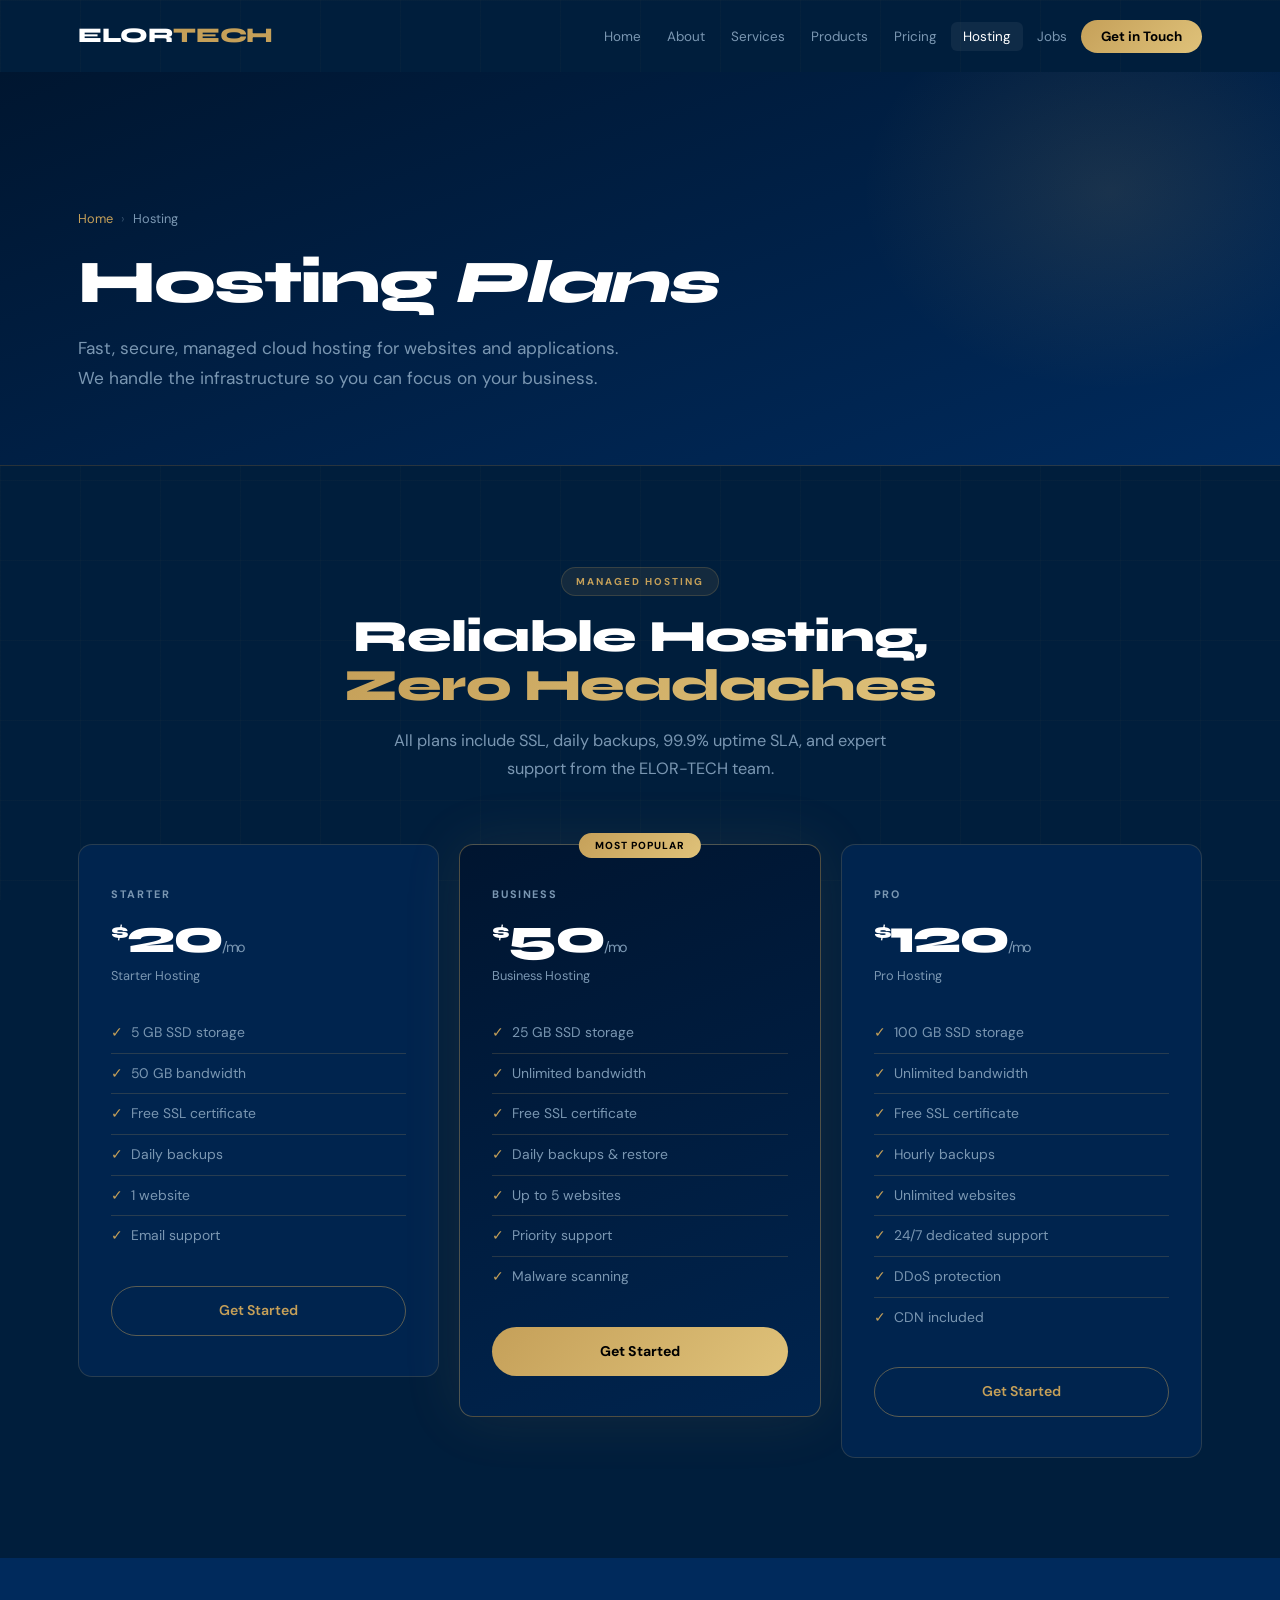
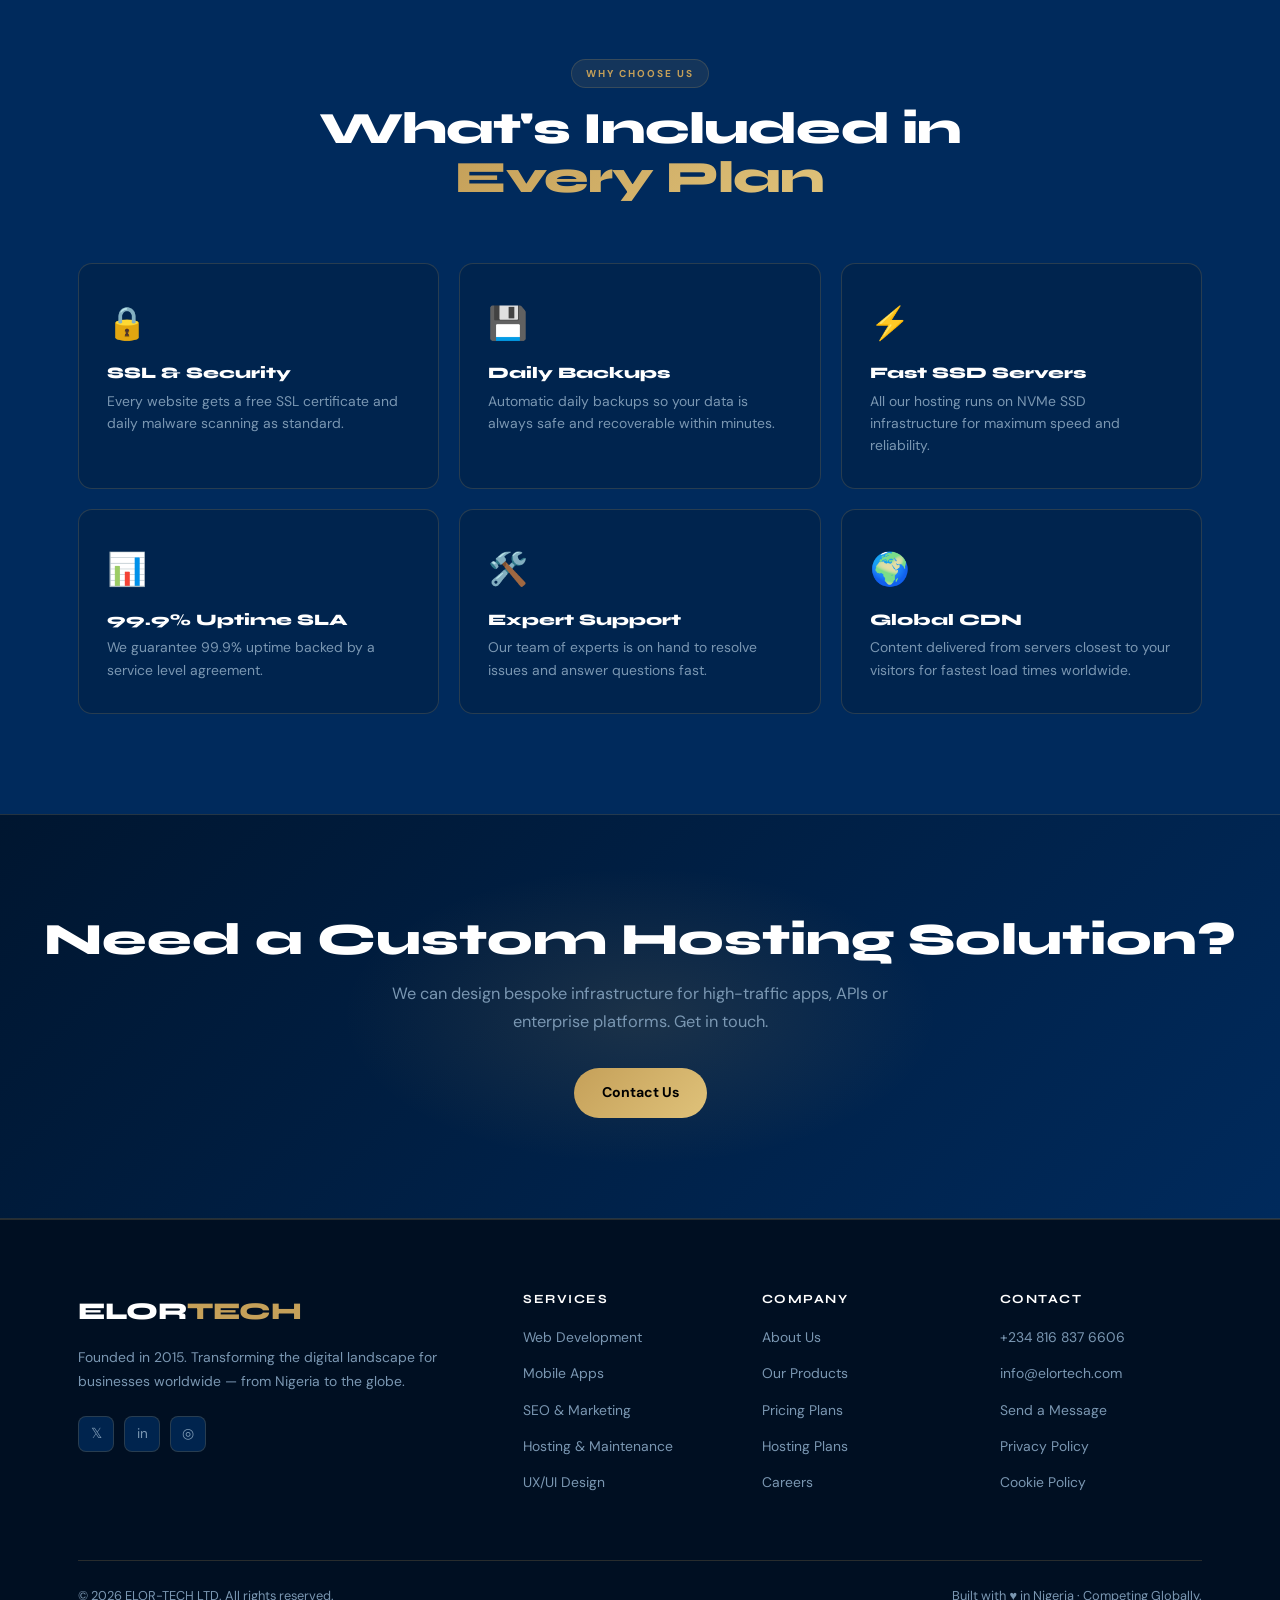
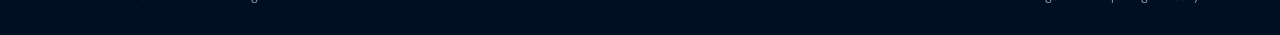
<file: hosting.html>
<!DOCTYPE html>
<html lang="en">
<head>
  <meta charset="UTF-8"/>
  <meta name="viewport" content="width=device-width, initial-scale=1.0"/>
  <title>Hosting Plans — ELOR-TECH LTD</title>
  <meta name="description" content="Reliable, secure and fast web hosting managed by ELOR-TECH. Choose the hosting plan that powers your digital presence."/>
  <link rel="preconnect" href="https://fonts.googleapis.com"/>
  <link rel="preconnect" href="https://fonts.gstatic.com" crossorigin/>
  <link href="https://fonts.googleapis.com/css2?family=Syne:wght@400;600;700;800&family=DM+Sans:ital,opsz,wght@0,9..40,300;0,9..40,400;0,9..40,500;1,9..40,300&display=swap" rel="stylesheet"/>
  <link rel="stylesheet" href="styles.css"/>
</head>
<body>
  <!-- GRID BG -->
  <div class="grid-bg"></div>

  <!-- NAV -->
  <nav class="nav" id="nav">
    <div class="nav-inner">
      <a href="index.html" class="logo">ELOR<span>TECH</span></a>
      <ul class="nav-links">
        <li><a href="index.html">Home</a></li>
        <li><a href="about.html">About</a></li>
        <li><a href="services.html">Services</a></li>
        <li><a href="products.html">Products</a></li>
        <li><a href="pricing.html">Pricing</a></li>
        <li><a href="hosting.html" class="active">Hosting</a></li>
        <li><a href="jobs.html">Jobs</a></li>
        <li><a href="contact.html" class="nav-cta">Get in Touch</a></li>
      </ul>
      <button class="hamburger" id="hamburger" aria-label="Toggle menu">
        <span></span><span></span><span></span>
      </button>
    </div>
    <div class="mobile-menu" id="mobileMenu">
      <ul>
        <li><a href="index.html">Home</a></li>
        <li><a href="about.html">About</a></li>
        <li><a href="services.html">Services</a></li>
        <li><a href="products.html">Products</a></li>
        <li><a href="pricing.html">Pricing</a></li>
        <li><a href="hosting.html">Hosting</a></li>
        <li><a href="jobs.html">Jobs</a></li>
        <li><a href="contact.html">Contact</a></li>
      </ul>
    </div>
  </nav>

  <!-- PAGE CONTENT START -->
  <div class="page-wrap">

  <section class="page-hero">
    <div class="container page-hero-content">
      <div class="breadcrumb"><a href="index.html">Home</a><span class="breadcrumb-sep">›</span><span>Hosting</span></div>
      <h1>Hosting <em>Plans</em></h1>
      <p>Fast, secure, managed cloud hosting for websites and applications. We handle the infrastructure so you can focus on your business.</p>
    </div>
  </section>

  <section class="sec">
    <div class="container">
      <div class="section-header reveal">
        <div class="section-tag">Managed Hosting</div>
        <h2 class="section-title">Reliable Hosting,<br/><em>Zero Headaches</em></h2>
        <p class="section-sub">All plans include SSL, daily backups, 99.9% uptime SLA, and expert support from the ELOR-TECH team.</p>
      </div>
      <div class="pricing-grid">
        <div class="pricing-card reveal" style="--delay:0s">
          <div class="plan-tier">Starter</div>
          <div class="plan-price"><span class="currency">$</span>20<span class="period">/mo</span></div>
          <div class="plan-sub">Starter Hosting</div>
          <ul class="plan-features">
            <li><span class="chk">✓</span> 5 GB SSD storage</li>
            <li><span class="chk">✓</span> 50 GB bandwidth</li>
            <li><span class="chk">✓</span> Free SSL certificate</li>
            <li><span class="chk">✓</span> Daily backups</li>
            <li><span class="chk">✓</span> 1 website</li>
            <li><span class="chk">✓</span> Email support</li>
          </ul>
          <a href="contact.html" class="btn-outline" style="display:block;text-align:center;">Get Started</a>
        </div>
        <div class="pricing-card featured reveal" style="--delay:0.1s">
          <div class="plan-badge">Most Popular</div>
          <div class="plan-tier">Business</div>
          <div class="plan-price"><span class="currency">$</span>50<span class="period">/mo</span></div>
          <div class="plan-sub">Business Hosting</div>
          <ul class="plan-features">
            <li><span class="chk">✓</span> 25 GB SSD storage</li>
            <li><span class="chk">✓</span> Unlimited bandwidth</li>
            <li><span class="chk">✓</span> Free SSL certificate</li>
            <li><span class="chk">✓</span> Daily backups &amp; restore</li>
            <li><span class="chk">✓</span> Up to 5 websites</li>
            <li><span class="chk">✓</span> Priority support</li>
            <li><span class="chk">✓</span> Malware scanning</li>
          </ul>
          <a href="contact.html" class="btn-primary" style="display:block;text-align:center;">Get Started</a>
        </div>
        <div class="pricing-card reveal" style="--delay:0.2s">
          <div class="plan-tier">Pro</div>
          <div class="plan-price"><span class="currency">$</span>120<span class="period">/mo</span></div>
          <div class="plan-sub">Pro Hosting</div>
          <ul class="plan-features">
            <li><span class="chk">✓</span> 100 GB SSD storage</li>
            <li><span class="chk">✓</span> Unlimited bandwidth</li>
            <li><span class="chk">✓</span> Free SSL certificate</li>
            <li><span class="chk">✓</span> Hourly backups</li>
            <li><span class="chk">✓</span> Unlimited websites</li>
            <li><span class="chk">✓</span> 24/7 dedicated support</li>
            <li><span class="chk">✓</span> DDoS protection</li>
            <li><span class="chk">✓</span> CDN included</li>
          </ul>
          <a href="contact.html" class="btn-outline" style="display:block;text-align:center;">Get Started</a>
        </div>
      </div>
    </div>
  </section>

  <!-- FEATURES -->
  <section class="sec bg-alt">
    <div class="container">
      <div class="section-header reveal">
        <div class="section-tag">Why Choose Us</div>
        <h2 class="section-title">What's Included in<br/><em>Every Plan</em></h2>
      </div>
      <div class="grid-3">
        <div class="sector-card reveal" style="--delay:0s"><div class="sc-emoji">🔒</div><h4>SSL &amp; Security</h4><p>Every website gets a free SSL certificate and daily malware scanning as standard.</p></div>
        <div class="sector-card reveal" style="--delay:0.08s"><div class="sc-emoji">💾</div><h4>Daily Backups</h4><p>Automatic daily backups so your data is always safe and recoverable within minutes.</p></div>
        <div class="sector-card reveal" style="--delay:0.16s"><div class="sc-emoji">⚡</div><h4>Fast SSD Servers</h4><p>All our hosting runs on NVMe SSD infrastructure for maximum speed and reliability.</p></div>
        <div class="sector-card reveal" style="--delay:0.24s"><div class="sc-emoji">📊</div><h4>99.9% Uptime SLA</h4><p>We guarantee 99.9% uptime backed by a service level agreement.</p></div>
        <div class="sector-card reveal" style="--delay:0.32s"><div class="sc-emoji">🛠️</div><h4>Expert Support</h4><p>Our team of experts is on hand to resolve issues and answer questions fast.</p></div>
        <div class="sector-card reveal" style="--delay:0.40s"><div class="sc-emoji">🌍</div><h4>Global CDN</h4><p>Content delivered from servers closest to your visitors for fastest load times worldwide.</p></div>
      </div>
    </div>
  </section>

  <!-- CTA BAND -->
  <section class="cta-band">
    <div class="cta-band-blob"></div>
    <div class="cta-band-inner reveal">
      <h2>Need a Custom Hosting Solution?</h2>
      <p>We can design bespoke infrastructure for high-traffic apps, APIs or enterprise platforms. Get in touch.</p>
      <div class="btns">
        <a href="contact.html" class="btn-primary">Contact Us</a>
        
      </div>
    </div>
  </section>
  </div><!-- /page-wrap -->

  <!-- FOOTER -->
  <footer class="footer">
    <div class="container">
      <div class="footer-top">
        <div class="footer-brand">
          <a href="index.html" class="logo footer-logo">ELOR<span>TECH</span></a>
          <p>Founded in 2015. Transforming the digital landscape for businesses worldwide — from Nigeria to the globe.</p>
          <div class="footer-socials">
            <a href="https://x.com/israelprince4" target="_blank" aria-label="X / Twitter">𝕏</a>
            <a href="https://www.linkedin.com/in/jacob-momoh-5a05b485/" target="_blank" aria-label="LinkedIn">in</a>
            <a href="https://www.instagram.com/momohjacob20/" target="_blank" aria-label="Instagram">◎</a>
          </div>
        </div>
        <div class="footer-links">
          <div class="footer-col">
            <h5>Services</h5>
            <ul>
              <li><a href="services.html">Web Development</a></li>
              <li><a href="services.html">Mobile Apps</a></li>
              <li><a href="services.html">SEO &amp; Marketing</a></li>
              <li><a href="services.html">Hosting &amp; Maintenance</a></li>
              <li><a href="services.html">UX/UI Design</a></li>
            </ul>
          </div>
          <div class="footer-col">
            <h5>Company</h5>
            <ul>
              <li><a href="about.html">About Us</a></li>
              <li><a href="products.html">Our Products</a></li>
              <li><a href="pricing.html">Pricing Plans</a></li>
              <li><a href="hosting.html">Hosting Plans</a></li>
              <li><a href="jobs.html">Careers</a></li>
            </ul>
          </div>
          <div class="footer-col">
            <h5>Contact</h5>
            <ul>
              <li><a href="tel:+2348168376606">+234 816 837 6606</a></li>
              <li><a href="mailto:info@elortech.com">info@elortech.com</a></li>
              <li><a href="contact.html">Send a Message</a></li>
              <li><a href="#">Privacy Policy</a></li>
              <li><a href="#">Cookie Policy</a></li>
            </ul>
          </div>
        </div>
      </div>
      <div class="footer-bottom">
        <p>© 2026 ELOR-TECH LTD. All rights reserved.</p>
        <p>Built with ♥ in Nigeria · Competing Globally.</p>
      </div>
    </div>
  </footer>

  <script src="main.js"></script>
</body>
</html>
</file>
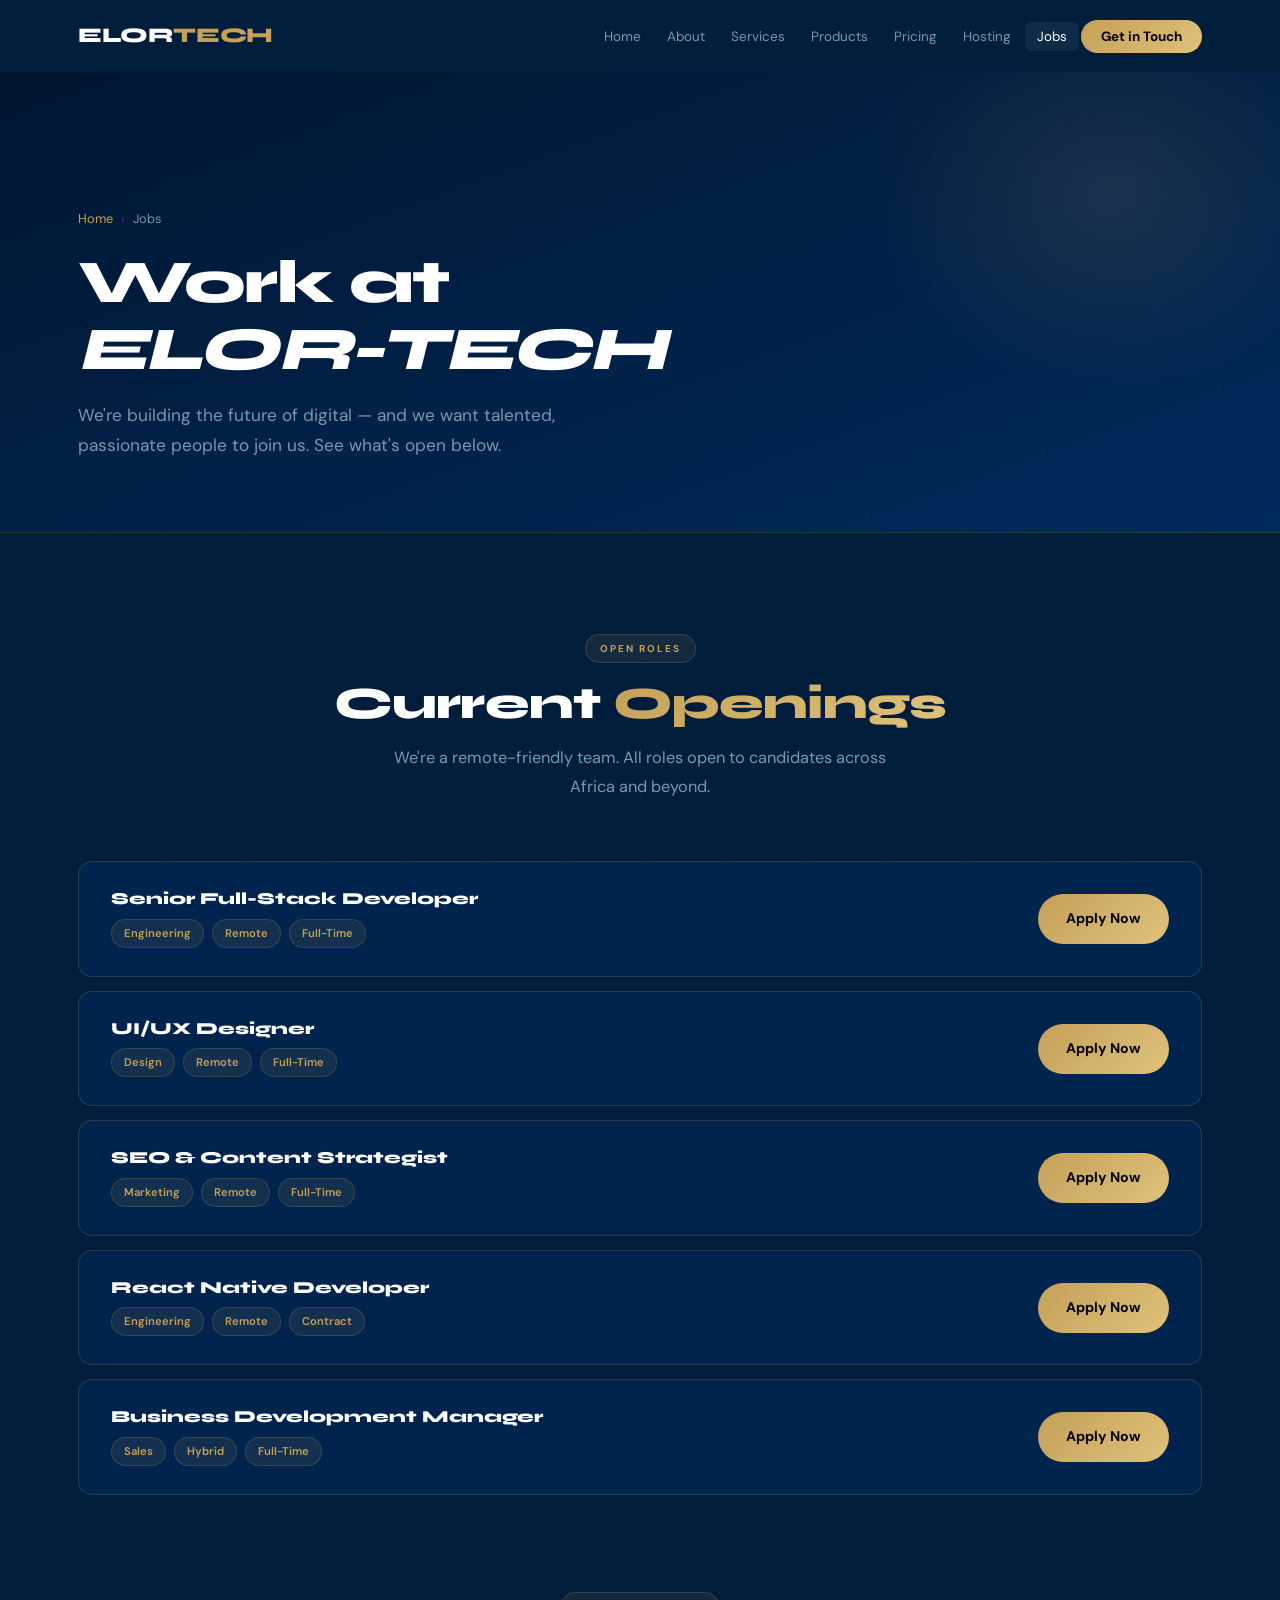
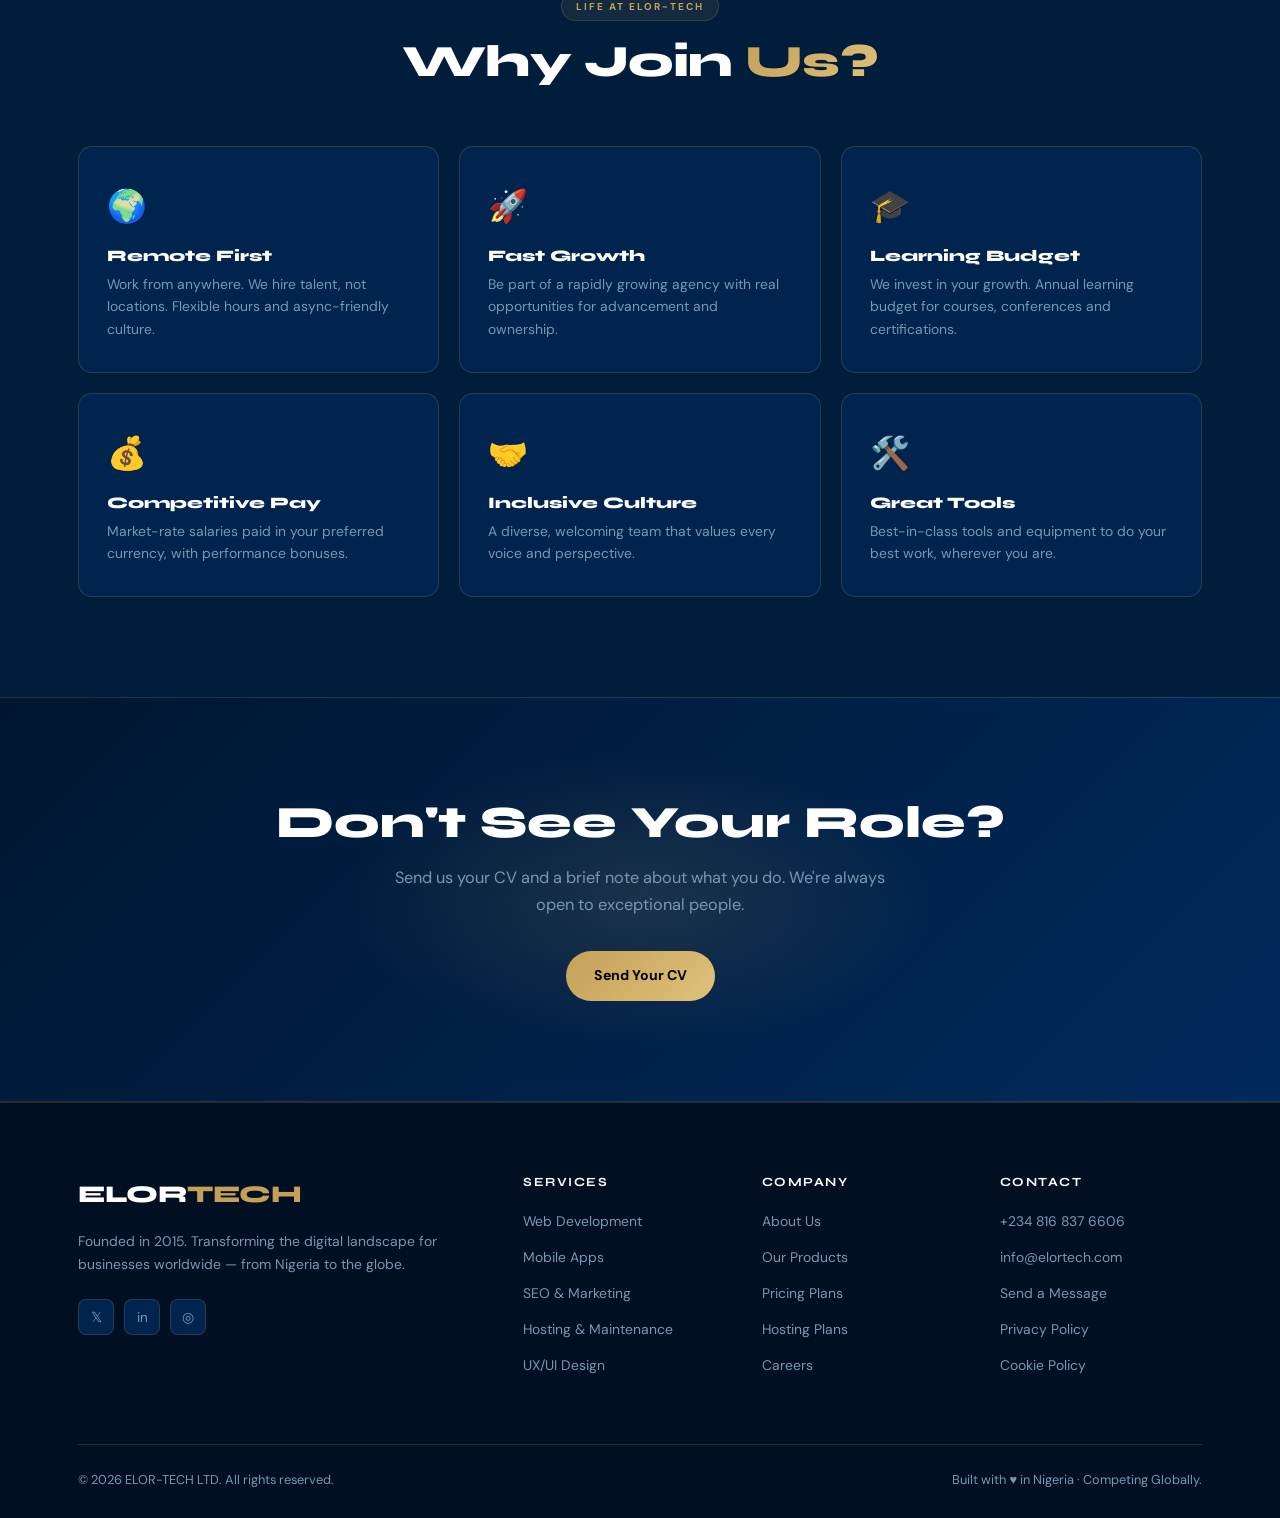
<file: jobs.html>
<!DOCTYPE html>
<html lang="en">
<head>
  <meta charset="UTF-8"/>
  <meta name="viewport" content="width=device-width, initial-scale=1.0"/>
  <title>Job Openings — ELOR-TECH LTD</title>
  <meta name="description" content="Join ELOR-TECH — we're hiring talented engineers, designers and marketers who are passionate about building world-class digital products."/>
  <link rel="preconnect" href="https://fonts.googleapis.com"/>
  <link rel="preconnect" href="https://fonts.gstatic.com" crossorigin/>
  <link href="https://fonts.googleapis.com/css2?family=Syne:wght@400;600;700;800&family=DM+Sans:ital,opsz,wght@0,9..40,300;0,9..40,400;0,9..40,500;1,9..40,300&display=swap" rel="stylesheet"/>
  <link rel="stylesheet" href="styles.css"/>
</head>
<body>
  <!-- GRID BG -->
  <div class="grid-bg"></div>

  <!-- NAV -->
  <nav class="nav" id="nav">
    <div class="nav-inner">
      <a href="index.html" class="logo">ELOR<span>TECH</span></a>
      <ul class="nav-links">
        <li><a href="index.html">Home</a></li>
        <li><a href="about.html">About</a></li>
        <li><a href="services.html">Services</a></li>
        <li><a href="products.html">Products</a></li>
        <li><a href="pricing.html">Pricing</a></li>
        <li><a href="hosting.html">Hosting</a></li>
        <li><a href="jobs.html" class="active">Jobs</a></li>
        <li><a href="contact.html" class="nav-cta">Get in Touch</a></li>
      </ul>
      <button class="hamburger" id="hamburger" aria-label="Toggle menu">
        <span></span><span></span><span></span>
      </button>
    </div>
    <div class="mobile-menu" id="mobileMenu">
      <ul>
        <li><a href="index.html">Home</a></li>
        <li><a href="about.html">About</a></li>
        <li><a href="services.html">Services</a></li>
        <li><a href="products.html">Products</a></li>
        <li><a href="pricing.html">Pricing</a></li>
        <li><a href="hosting.html">Hosting</a></li>
        <li><a href="jobs.html">Jobs</a></li>
        <li><a href="contact.html">Contact</a></li>
      </ul>
    </div>
  </nav>

  <!-- PAGE CONTENT START -->
  <div class="page-wrap">

  <section class="page-hero">
    <div class="container page-hero-content">
      <div class="breadcrumb"><a href="index.html">Home</a><span class="breadcrumb-sep">›</span><span>Jobs</span></div>
      <h1>Work at<br/><em>ELOR-TECH</em></h1>
      <p>We're building the future of digital — and we want talented, passionate people to join us. See what's open below.</p>
    </div>
  </section>

  <section class="sec">
    <div class="container">
      <div class="section-header reveal">
        <div class="section-tag">Open Roles</div>
        <h2 class="section-title">Current <em>Openings</em></h2>
        <p class="section-sub">We're a remote-friendly team. All roles open to candidates across Africa and beyond.</p>
      </div>
      <div class="jobs-list">
        <div class="job-card reveal" style="--delay:0s">
          <div>
            <h3>Senior Full-Stack Developer</h3>
            <div class="job-tags">
              <span class="job-tag">Engineering</span>
              <span class="job-tag">Remote</span>
              <span class="job-tag">Full-Time</span>
            </div>
          </div>
          <a href="contact.html" class="btn-primary">Apply Now</a>
        </div>
        <div class="job-card reveal" style="--delay:0.08s">
          <div>
            <h3>UI/UX Designer</h3>
            <div class="job-tags">
              <span class="job-tag">Design</span>
              <span class="job-tag">Remote</span>
              <span class="job-tag">Full-Time</span>
            </div>
          </div>
          <a href="contact.html" class="btn-primary">Apply Now</a>
        </div>
        <div class="job-card reveal" style="--delay:0.16s">
          <div>
            <h3>SEO &amp; Content Strategist</h3>
            <div class="job-tags">
              <span class="job-tag">Marketing</span>
              <span class="job-tag">Remote</span>
              <span class="job-tag">Full-Time</span>
            </div>
          </div>
          <a href="contact.html" class="btn-primary">Apply Now</a>
        </div>
        <div class="job-card reveal" style="--delay:0.24s">
          <div>
            <h3>React Native Developer</h3>
            <div class="job-tags">
              <span class="job-tag">Engineering</span>
              <span class="job-tag">Remote</span>
              <span class="job-tag">Contract</span>
            </div>
          </div>
          <a href="contact.html" class="btn-primary">Apply Now</a>
        </div>
        <div class="job-card reveal" style="--delay:0.32s">
          <div>
            <h3>Business Development Manager</h3>
            <div class="job-tags">
              <span class="job-tag">Sales</span>
              <span class="job-tag">Hybrid</span>
              <span class="job-tag">Full-Time</span>
            </div>
          </div>
          <a href="contact.html" class="btn-primary">Apply Now</a>
        </div>
      </div>

      <!-- Culture -->
      <div class="section-header reveal" style="margin-top:96px;">
        <div class="section-tag">Life at ELOR-TECH</div>
        <h2 class="section-title">Why Join <em>Us?</em></h2>
      </div>
      <div class="grid-3">
        <div class="sector-card reveal" style="--delay:0s"><div class="sc-emoji">🌍</div><h4>Remote First</h4><p>Work from anywhere. We hire talent, not locations. Flexible hours and async-friendly culture.</p></div>
        <div class="sector-card reveal" style="--delay:0.08s"><div class="sc-emoji">🚀</div><h4>Fast Growth</h4><p>Be part of a rapidly growing agency with real opportunities for advancement and ownership.</p></div>
        <div class="sector-card reveal" style="--delay:0.16s"><div class="sc-emoji">🎓</div><h4>Learning Budget</h4><p>We invest in your growth. Annual learning budget for courses, conferences and certifications.</p></div>
        <div class="sector-card reveal" style="--delay:0.24s"><div class="sc-emoji">💰</div><h4>Competitive Pay</h4><p>Market-rate salaries paid in your preferred currency, with performance bonuses.</p></div>
        <div class="sector-card reveal" style="--delay:0.32s"><div class="sc-emoji">🤝</div><h4>Inclusive Culture</h4><p>A diverse, welcoming team that values every voice and perspective.</p></div>
        <div class="sector-card reveal" style="--delay:0.40s"><div class="sc-emoji">🛠️</div><h4>Great Tools</h4><p>Best-in-class tools and equipment to do your best work, wherever you are.</p></div>
      </div>
    </div>
  </section>

  <!-- CTA BAND -->
  <section class="cta-band">
    <div class="cta-band-blob"></div>
    <div class="cta-band-inner reveal">
      <h2>Don't See Your Role?</h2>
      <p>Send us your CV and a brief note about what you do. We're always open to exceptional people.</p>
      <div class="btns">
        <a href="contact.html" class="btn-primary">Send Your CV</a>
        
      </div>
    </div>
  </section>
  </div><!-- /page-wrap -->

  <!-- FOOTER -->
  <footer class="footer">
    <div class="container">
      <div class="footer-top">
        <div class="footer-brand">
          <a href="index.html" class="logo footer-logo">ELOR<span>TECH</span></a>
          <p>Founded in 2015. Transforming the digital landscape for businesses worldwide — from Nigeria to the globe.</p>
          <div class="footer-socials">
            <a href="https://x.com/israelprince4" target="_blank" aria-label="X / Twitter">𝕏</a>
            <a href="https://www.linkedin.com/in/jacob-momoh-5a05b485/" target="_blank" aria-label="LinkedIn">in</a>
            <a href="https://www.instagram.com/momohjacob20/" target="_blank" aria-label="Instagram">◎</a>
          </div>
        </div>
        <div class="footer-links">
          <div class="footer-col">
            <h5>Services</h5>
            <ul>
              <li><a href="services.html">Web Development</a></li>
              <li><a href="services.html">Mobile Apps</a></li>
              <li><a href="services.html">SEO &amp; Marketing</a></li>
              <li><a href="services.html">Hosting &amp; Maintenance</a></li>
              <li><a href="services.html">UX/UI Design</a></li>
            </ul>
          </div>
          <div class="footer-col">
            <h5>Company</h5>
            <ul>
              <li><a href="about.html">About Us</a></li>
              <li><a href="products.html">Our Products</a></li>
              <li><a href="pricing.html">Pricing Plans</a></li>
              <li><a href="hosting.html">Hosting Plans</a></li>
              <li><a href="jobs.html">Careers</a></li>
            </ul>
          </div>
          <div class="footer-col">
            <h5>Contact</h5>
            <ul>
              <li><a href="tel:+2348168376606">+234 816 837 6606</a></li>
              <li><a href="mailto:info@elortech.com">info@elortech.com</a></li>
              <li><a href="contact.html">Send a Message</a></li>
              <li><a href="#">Privacy Policy</a></li>
              <li><a href="#">Cookie Policy</a></li>
            </ul>
          </div>
        </div>
      </div>
      <div class="footer-bottom">
        <p>© 2026 ELOR-TECH LTD. All rights reserved.</p>
        <p>Built with ♥ in Nigeria · Competing Globally.</p>
      </div>
    </div>
  </footer>

  <script src="main.js"></script>
</body>
</html>
</file>
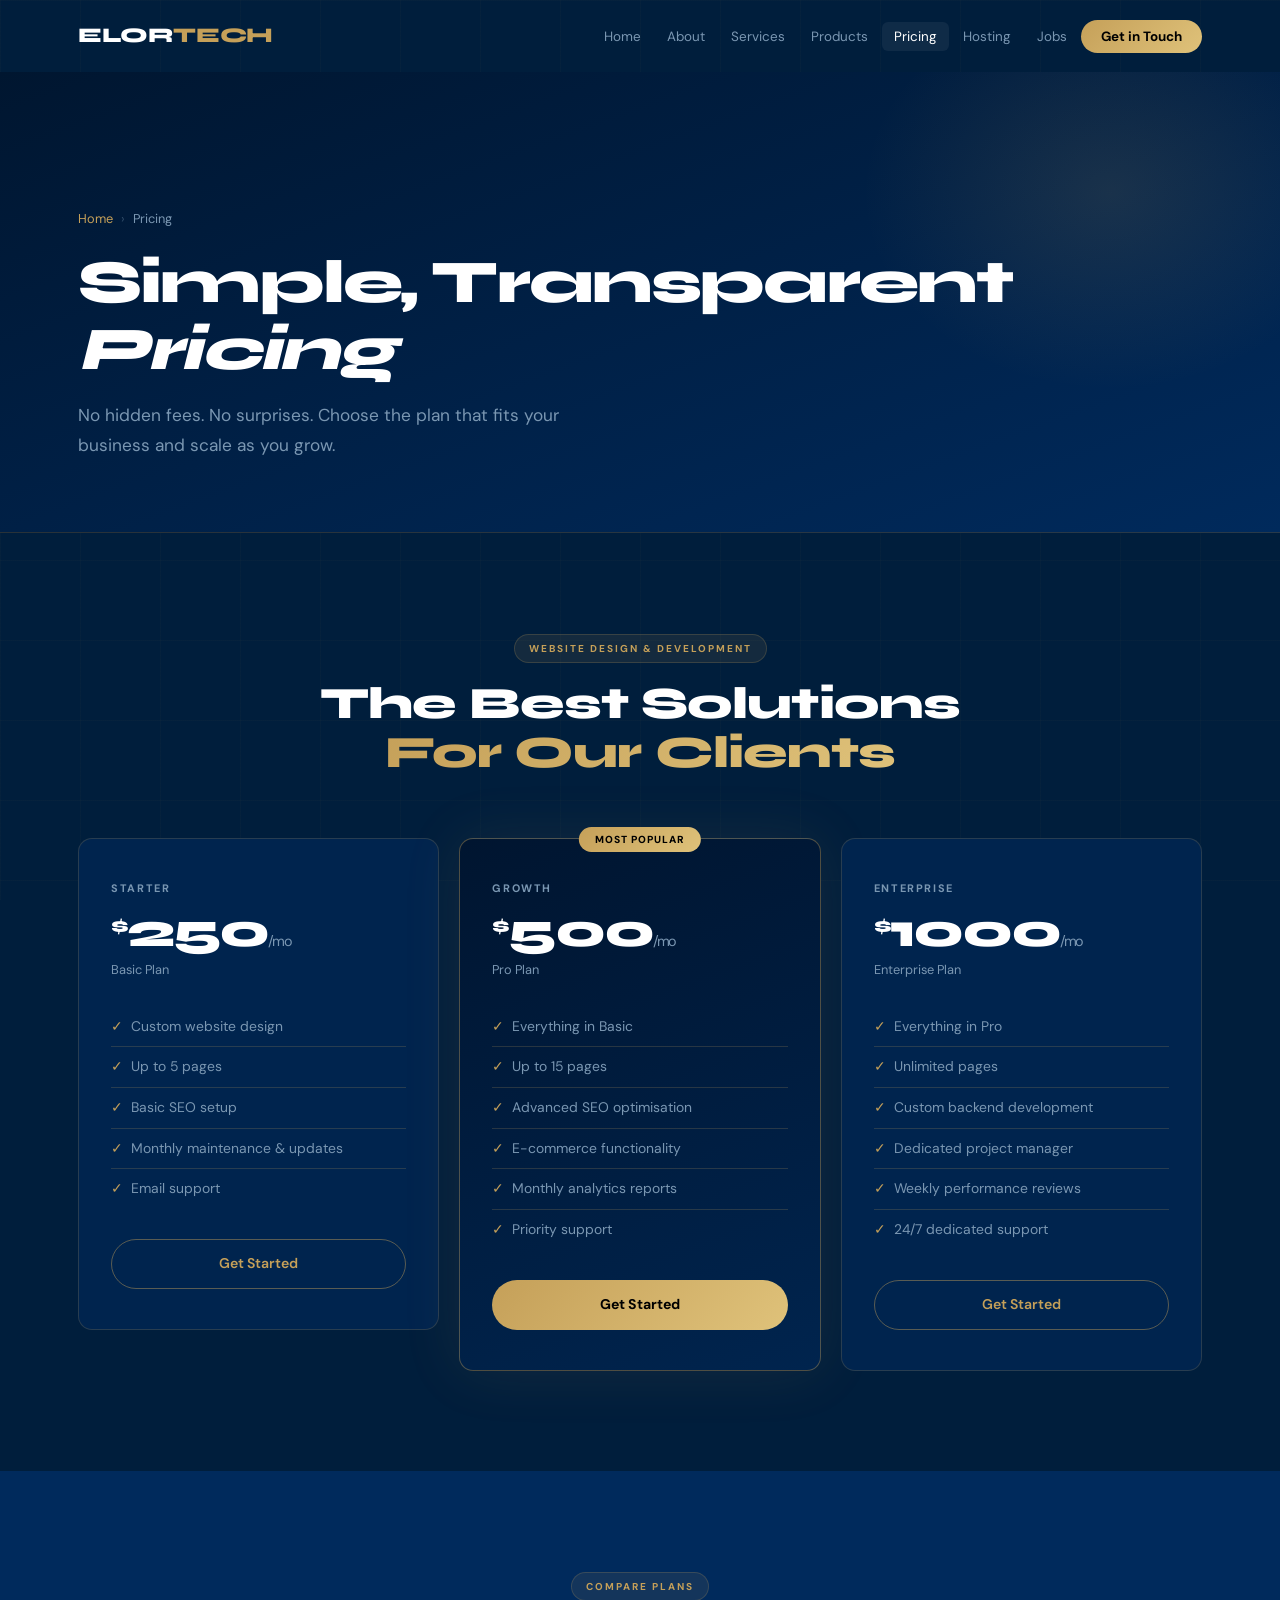
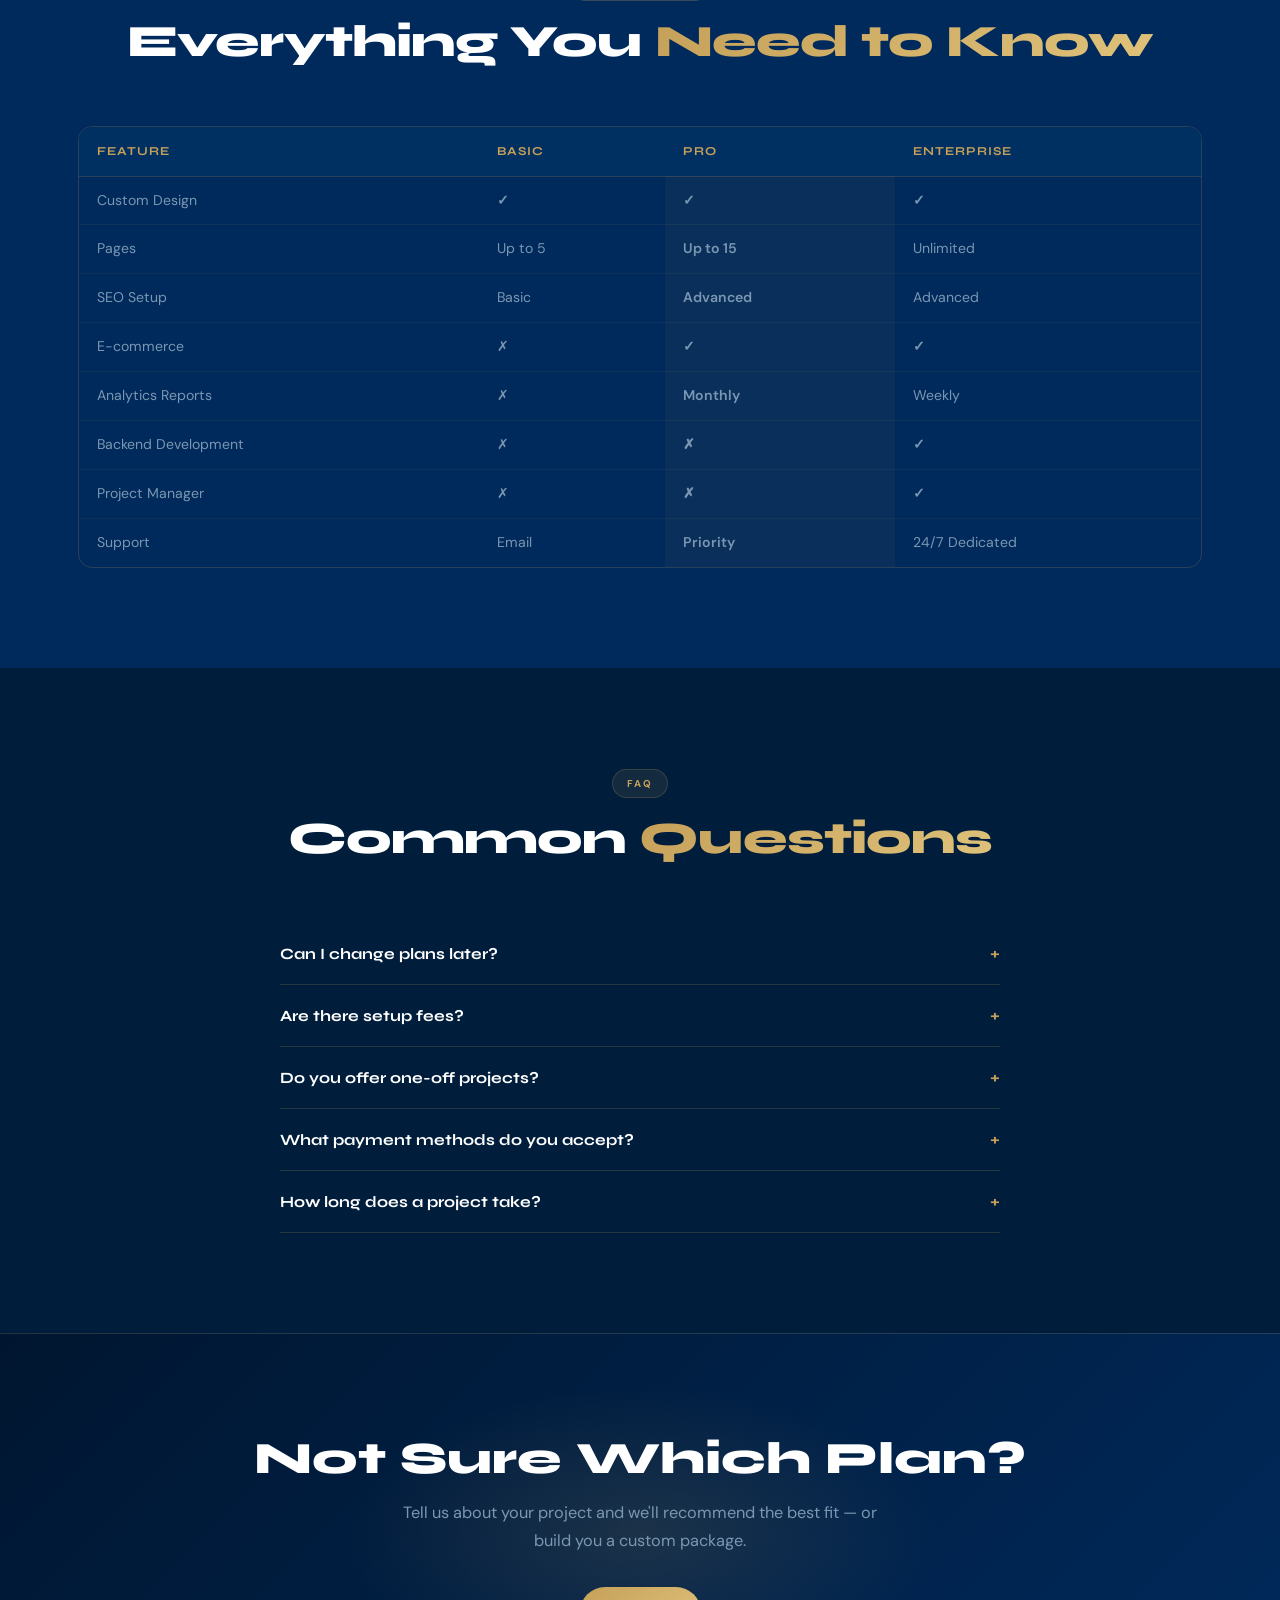
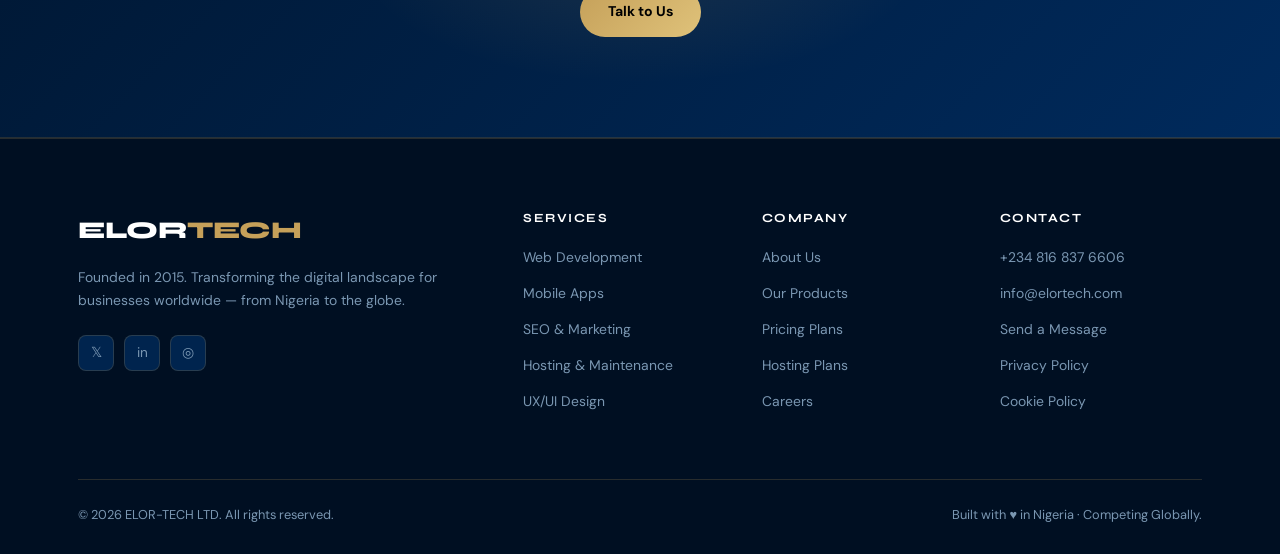
<file: pricing.html>
<!DOCTYPE html>
<html lang="en">
<head>
  <meta charset="UTF-8"/>
  <meta name="viewport" content="width=device-width, initial-scale=1.0"/>
  <title>Pricing Plans — ELOR-TECH LTD</title>
  <meta name="description" content="Transparent, flexible pricing for web development, mobile apps, SEO and more. Find the plan that fits your business."/>
  <link rel="preconnect" href="https://fonts.googleapis.com"/>
  <link rel="preconnect" href="https://fonts.gstatic.com" crossorigin/>
  <link href="https://fonts.googleapis.com/css2?family=Syne:wght@400;600;700;800&family=DM+Sans:ital,opsz,wght@0,9..40,300;0,9..40,400;0,9..40,500;1,9..40,300&display=swap" rel="stylesheet"/>
  <link rel="stylesheet" href="styles.css"/>
</head>
<body>
  <!-- GRID BG -->
  <div class="grid-bg"></div>

  <!-- NAV -->
  <nav class="nav" id="nav">
    <div class="nav-inner">
      <a href="index.html" class="logo">ELOR<span>TECH</span></a>
      <ul class="nav-links">
        <li><a href="index.html">Home</a></li>
        <li><a href="about.html">About</a></li>
        <li><a href="services.html">Services</a></li>
        <li><a href="products.html">Products</a></li>
        <li><a href="pricing.html" class="active">Pricing</a></li>
        <li><a href="hosting.html">Hosting</a></li>
        <li><a href="jobs.html">Jobs</a></li>
        <li><a href="contact.html" class="nav-cta">Get in Touch</a></li>
      </ul>
      <button class="hamburger" id="hamburger" aria-label="Toggle menu">
        <span></span><span></span><span></span>
      </button>
    </div>
    <div class="mobile-menu" id="mobileMenu">
      <ul>
        <li><a href="index.html">Home</a></li>
        <li><a href="about.html">About</a></li>
        <li><a href="services.html">Services</a></li>
        <li><a href="products.html">Products</a></li>
        <li><a href="pricing.html">Pricing</a></li>
        <li><a href="hosting.html">Hosting</a></li>
        <li><a href="jobs.html">Jobs</a></li>
        <li><a href="contact.html">Contact</a></li>
      </ul>
    </div>
  </nav>

  <!-- PAGE CONTENT START -->
  <div class="page-wrap">

  <section class="page-hero">
    <div class="container page-hero-content">
      <div class="breadcrumb"><a href="index.html">Home</a><span class="breadcrumb-sep">›</span><span>Pricing</span></div>
      <h1>Simple, Transparent<br/><em>Pricing</em></h1>
      <p>No hidden fees. No surprises. Choose the plan that fits your business and scale as you grow.</p>
    </div>
  </section>

  <section class="sec">
    <div class="container">
      <div class="section-header reveal">
        <div class="section-tag">Website Design &amp; Development</div>
        <h2 class="section-title">The Best Solutions<br/><em>For Our Clients</em></h2>
      </div>
      <div class="pricing-grid">
        <div class="pricing-card reveal" style="--delay:0s">
          <div class="plan-tier">Starter</div>
          <div class="plan-price"><span class="currency">$</span>250<span class="period">/mo</span></div>
          <div class="plan-sub">Basic Plan</div>
          <ul class="plan-features">
            <li><span class="chk">✓</span> Custom website design</li>
            <li><span class="chk">✓</span> Up to 5 pages</li>
            <li><span class="chk">✓</span> Basic SEO setup</li>
            <li><span class="chk">✓</span> Monthly maintenance &amp; updates</li>
            <li><span class="chk">✓</span> Email support</li>
          </ul>
          <a href="contact.html" class="btn-outline" style="display:block;text-align:center;">Get Started</a>
        </div>
        <div class="pricing-card featured reveal" style="--delay:0.1s">
          <div class="plan-badge">Most Popular</div>
          <div class="plan-tier">Growth</div>
          <div class="plan-price"><span class="currency">$</span>500<span class="period">/mo</span></div>
          <div class="plan-sub">Pro Plan</div>
          <ul class="plan-features">
            <li><span class="chk">✓</span> Everything in Basic</li>
            <li><span class="chk">✓</span> Up to 15 pages</li>
            <li><span class="chk">✓</span> Advanced SEO optimisation</li>
            <li><span class="chk">✓</span> E-commerce functionality</li>
            <li><span class="chk">✓</span> Monthly analytics reports</li>
            <li><span class="chk">✓</span> Priority support</li>
          </ul>
          <a href="contact.html" class="btn-primary" style="display:block;text-align:center;">Get Started</a>
        </div>
        <div class="pricing-card reveal" style="--delay:0.2s">
          <div class="plan-tier">Enterprise</div>
          <div class="plan-price"><span class="currency">$</span>1000<span class="period">/mo</span></div>
          <div class="plan-sub">Enterprise Plan</div>
          <ul class="plan-features">
            <li><span class="chk">✓</span> Everything in Pro</li>
            <li><span class="chk">✓</span> Unlimited pages</li>
            <li><span class="chk">✓</span> Custom backend development</li>
            <li><span class="chk">✓</span> Dedicated project manager</li>
            <li><span class="chk">✓</span> Weekly performance reviews</li>
            <li><span class="chk">✓</span> 24/7 dedicated support</li>
          </ul>
          <a href="contact.html" class="btn-outline" style="display:block;text-align:center;">Get Started</a>
        </div>
      </div>
    </div>
  </section>

  <!-- COMPARISON TABLE -->
  <section class="sec bg-alt">
    <div class="container">
      <div class="section-header reveal">
        <div class="section-tag">Compare Plans</div>
        <h2 class="section-title">Everything You <em>Need to Know</em></h2>
      </div>
      <div class="table-wrap reveal">
        <table class="data-table">
          <thead>
            <tr><th>Feature</th><th>Basic</th><th class="highlight-col">Pro</th><th>Enterprise</th></tr>
          </thead>
          <tbody>
            <tr><td>Custom Design</td><td class="check">✓</td><td class="check highlight-col">✓</td><td class="check">✓</td></tr>
            <tr><td>Pages</td><td>Up to 5</td><td class="highlight-col">Up to 15</td><td>Unlimited</td></tr>
            <tr><td>SEO Setup</td><td>Basic</td><td class="highlight-col">Advanced</td><td>Advanced</td></tr>
            <tr><td>E-commerce</td><td class="cross">✗</td><td class="check highlight-col">✓</td><td class="check">✓</td></tr>
            <tr><td>Analytics Reports</td><td class="cross">✗</td><td class="check highlight-col">Monthly</td><td>Weekly</td></tr>
            <tr><td>Backend Development</td><td class="cross">✗</td><td class="cross highlight-col">✗</td><td class="check">✓</td></tr>
            <tr><td>Project Manager</td><td class="cross">✗</td><td class="cross highlight-col">✗</td><td class="check">✓</td></tr>
            <tr><td>Support</td><td>Email</td><td class="highlight-col">Priority</td><td>24/7 Dedicated</td></tr>
          </tbody>
        </table>
      </div>
    </div>
  </section>

  <!-- FAQ -->
  <section class="sec">
    <div class="container">
      <div class="section-header reveal">
        <div class="section-tag">FAQ</div>
        <h2 class="section-title">Common <em>Questions</em></h2>
      </div>
      <div class="faq-wrap reveal" style="max-width:720px;margin:0 auto;">
        <div class="faq-item"><button class="faq-q">Can I change plans later?<span class="faq-icon">+</span></button><div class="faq-a">Absolutely. You can upgrade or downgrade your plan at any time. Changes take effect at the next billing cycle.</div></div>
        <div class="faq-item"><button class="faq-q">Are there setup fees?<span class="faq-icon">+</span></button><div class="faq-a">No hidden setup fees. The monthly price shown is all you pay. We believe in complete pricing transparency.</div></div>
        <div class="faq-item"><button class="faq-q">Do you offer one-off projects?<span class="faq-icon">+</span></button><div class="faq-a">Yes. Contact us and we'll put together a custom quote for a one-off project with a clear scope, timeline and fixed price.</div></div>
        <div class="faq-item"><button class="faq-q">What payment methods do you accept?<span class="faq-icon">+</span></button><div class="faq-a">We accept bank transfers, PayPal, and major card payments. For Nigerian clients we also accept local bank transfers.</div></div>
        <div class="faq-item"><button class="faq-q">How long does a project take?<span class="faq-icon">+</span></button><div class="faq-a">A standard 5-page website takes 2–3 weeks. Larger or more complex projects are scoped individually with a clear timeline agreed upfront.</div></div>
      </div>
    </div>
  </section>

  <!-- CTA BAND -->
  <section class="cta-band">
    <div class="cta-band-blob"></div>
    <div class="cta-band-inner reveal">
      <h2>Not Sure Which Plan?</h2>
      <p>Tell us about your project and we'll recommend the best fit — or build you a custom package.</p>
      <div class="btns">
        <a href="contact.html" class="btn-primary">Talk to Us</a>
        
      </div>
    </div>
  </section>
  </div><!-- /page-wrap -->

  <!-- FOOTER -->
  <footer class="footer">
    <div class="container">
      <div class="footer-top">
        <div class="footer-brand">
          <a href="index.html" class="logo footer-logo">ELOR<span>TECH</span></a>
          <p>Founded in 2015. Transforming the digital landscape for businesses worldwide — from Nigeria to the globe.</p>
          <div class="footer-socials">
            <a href="https://x.com/israelprince4" target="_blank" aria-label="X / Twitter">𝕏</a>
            <a href="https://www.linkedin.com/in/jacob-momoh-5a05b485/" target="_blank" aria-label="LinkedIn">in</a>
            <a href="https://www.instagram.com/momohjacob20/" target="_blank" aria-label="Instagram">◎</a>
          </div>
        </div>
        <div class="footer-links">
          <div class="footer-col">
            <h5>Services</h5>
            <ul>
              <li><a href="services.html">Web Development</a></li>
              <li><a href="services.html">Mobile Apps</a></li>
              <li><a href="services.html">SEO &amp; Marketing</a></li>
              <li><a href="services.html">Hosting &amp; Maintenance</a></li>
              <li><a href="services.html">UX/UI Design</a></li>
            </ul>
          </div>
          <div class="footer-col">
            <h5>Company</h5>
            <ul>
              <li><a href="about.html">About Us</a></li>
              <li><a href="products.html">Our Products</a></li>
              <li><a href="pricing.html">Pricing Plans</a></li>
              <li><a href="hosting.html">Hosting Plans</a></li>
              <li><a href="jobs.html">Careers</a></li>
            </ul>
          </div>
          <div class="footer-col">
            <h5>Contact</h5>
            <ul>
              <li><a href="tel:+2348168376606">+234 816 837 6606</a></li>
              <li><a href="mailto:info@elortech.com">info@elortech.com</a></li>
              <li><a href="contact.html">Send a Message</a></li>
              <li><a href="#">Privacy Policy</a></li>
              <li><a href="#">Cookie Policy</a></li>
            </ul>
          </div>
        </div>
      </div>
      <div class="footer-bottom">
        <p>© 2026 ELOR-TECH LTD. All rights reserved.</p>
        <p>Built with ♥ in Nigeria · Competing Globally.</p>
      </div>
    </div>
  </footer>

  <script src="main.js"></script>
</body>
</html>
</file>
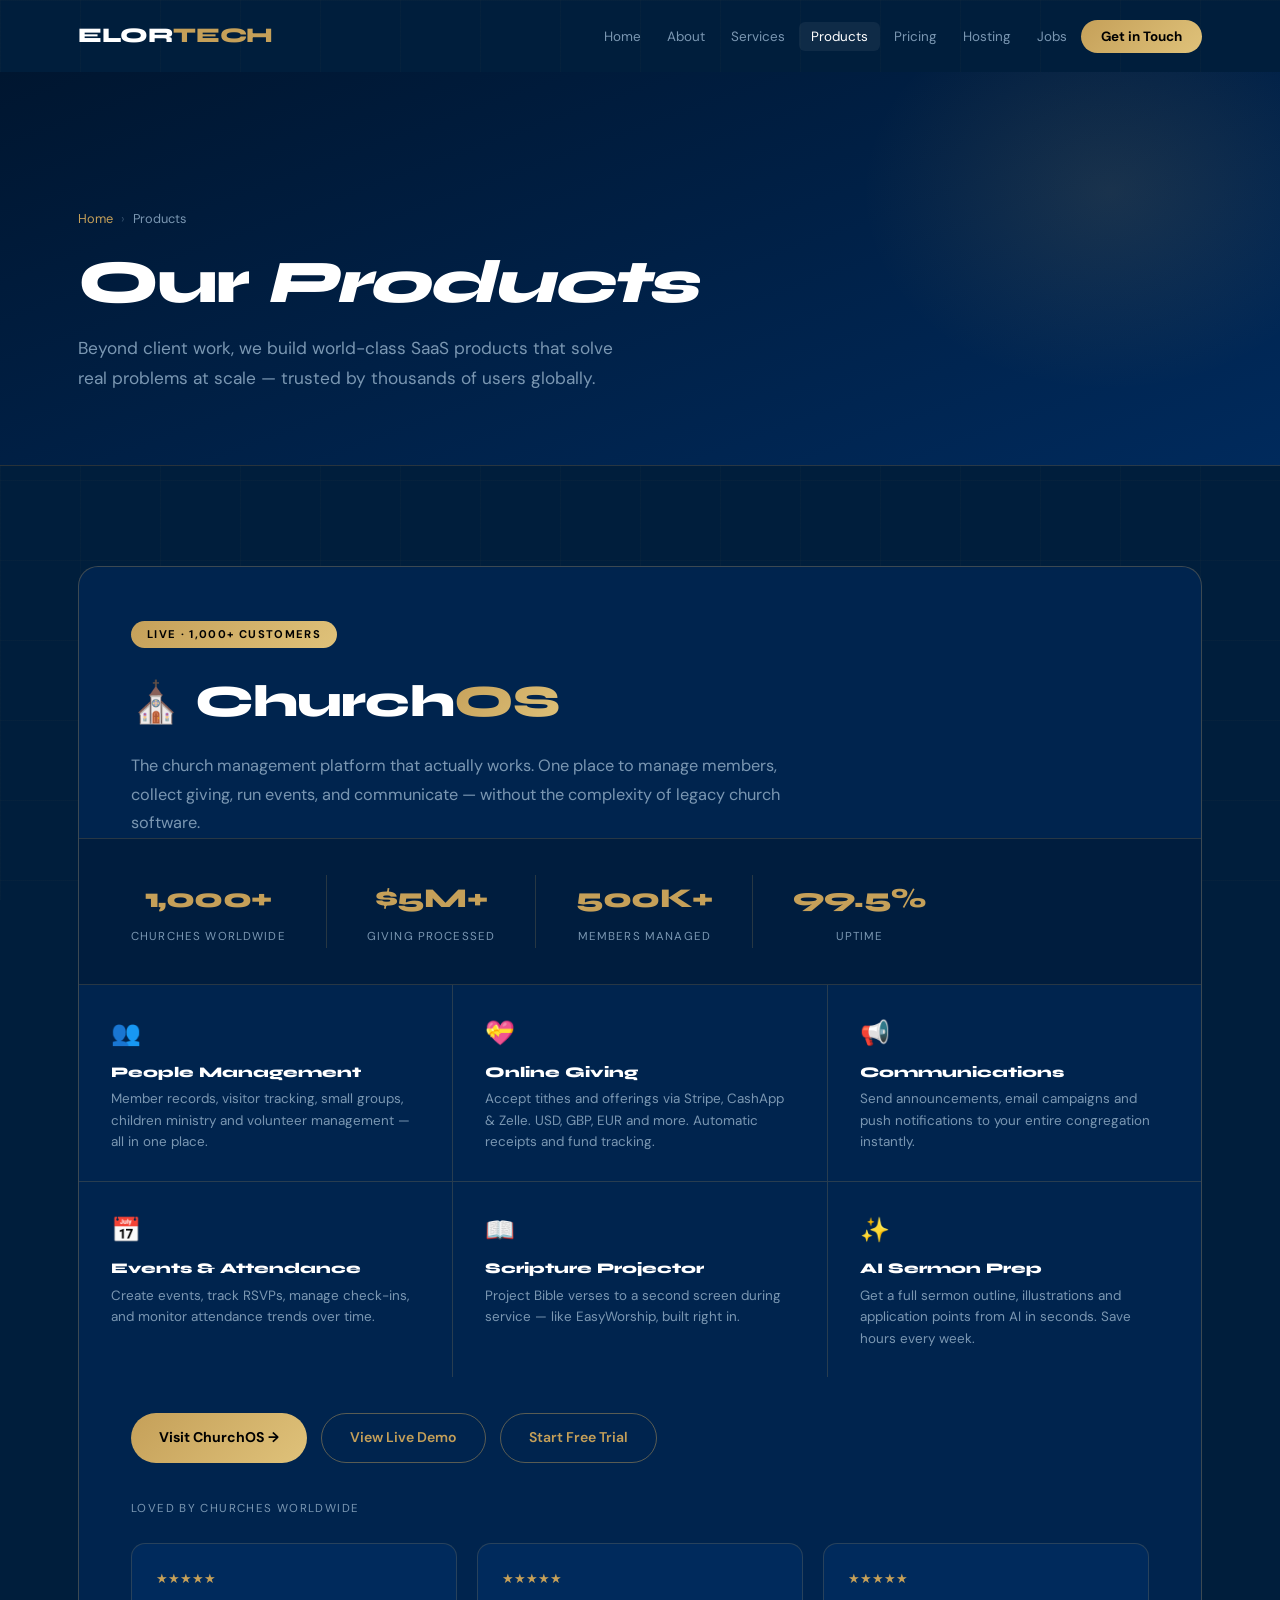
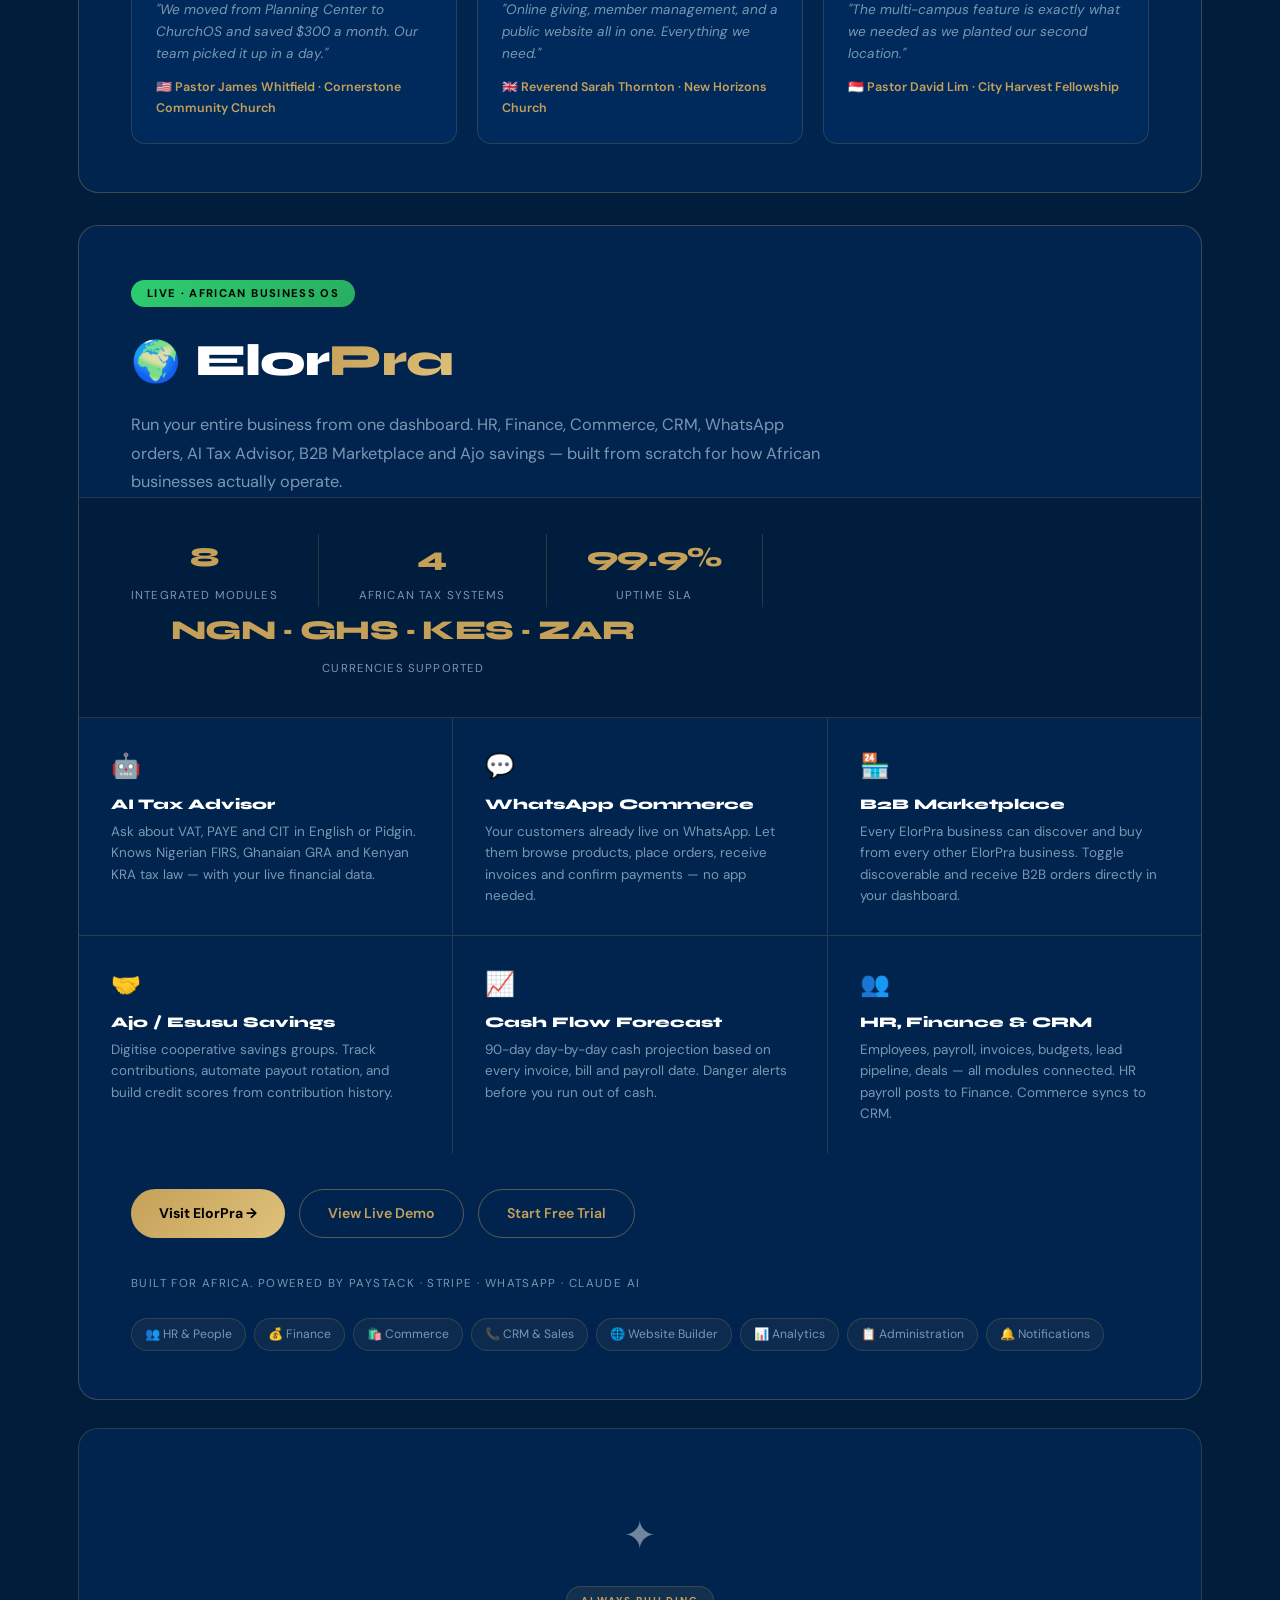
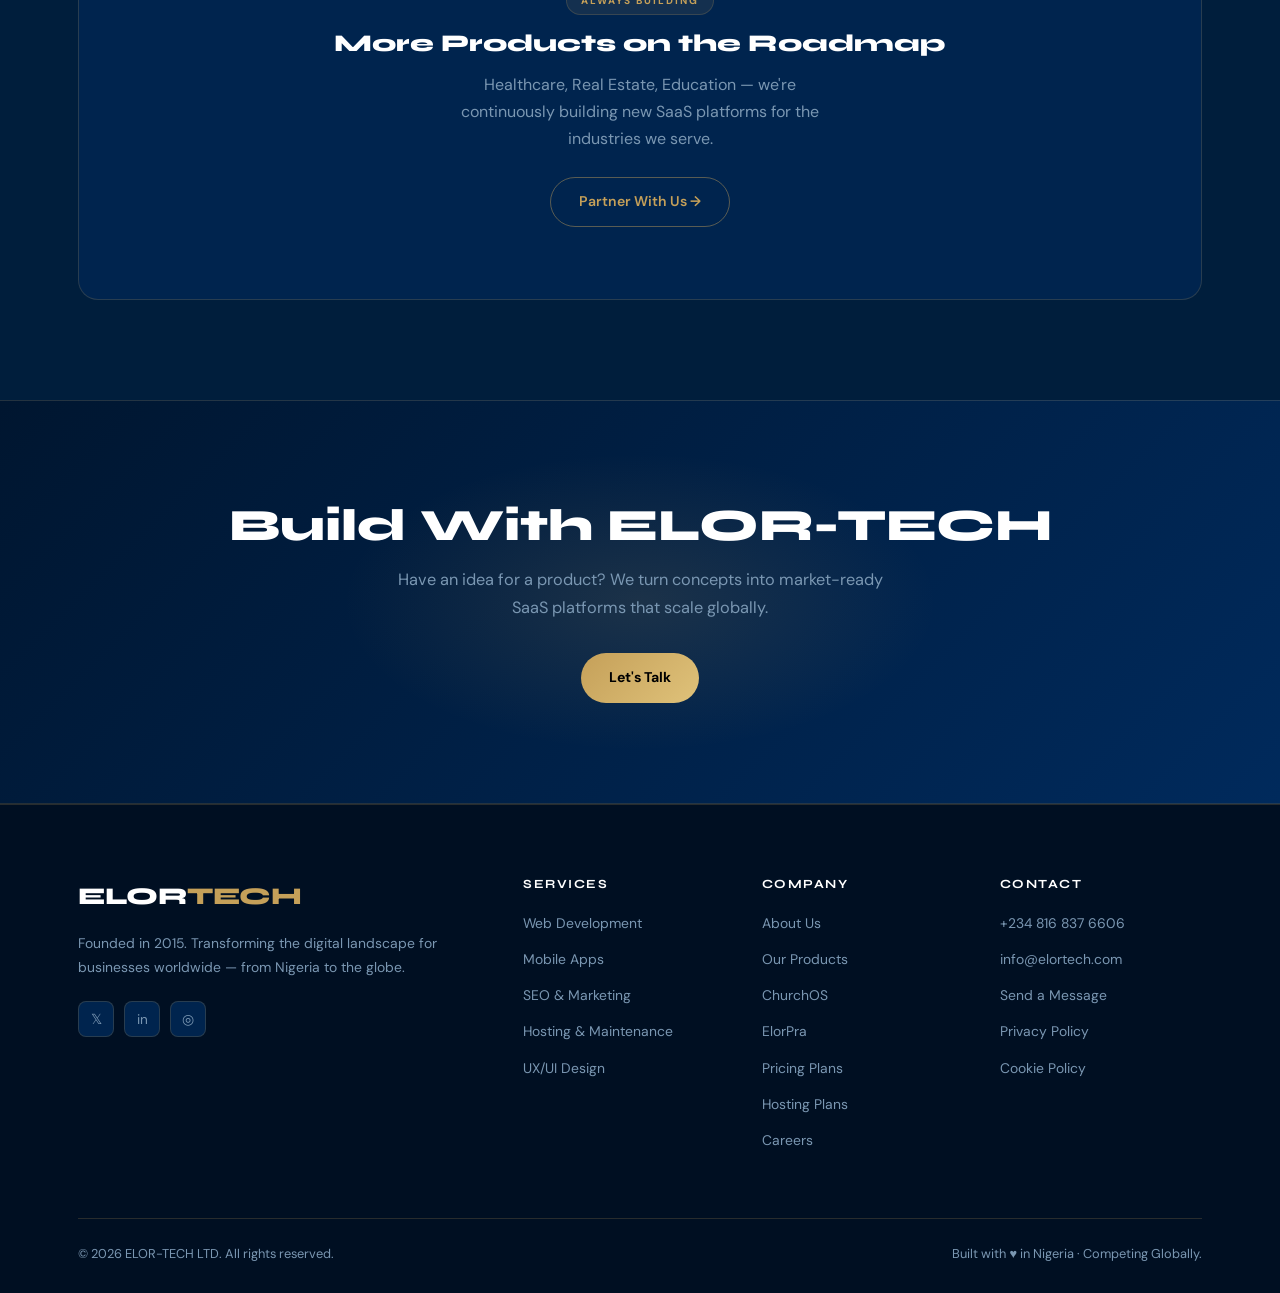
<file: products.html>
<!DOCTYPE html>
<html lang="en">
<head>
  <meta charset="UTF-8"/>
  <meta name="viewport" content="width=device-width, initial-scale=1.0"/>
  <title>Our Products — ELOR-TECH LTD</title>
  <meta name="description" content="Discover ELOR-TECH's SaaS products — including ChurchOS, the leading church management platform trusted by 1,000+ churches worldwide."/>
  <link rel="preconnect" href="https://fonts.googleapis.com"/>
  <link rel="preconnect" href="https://fonts.gstatic.com" crossorigin/>
  <link href="https://fonts.googleapis.com/css2?family=Syne:wght@400;600;700;800&family=DM+Sans:ital,opsz,wght@0,9..40,300;0,9..40,400;0,9..40,500;1,9..40,300&display=swap" rel="stylesheet"/>
  <link rel="stylesheet" href="styles.css"/>
</head>
<body>
  <!-- GRID BG -->
  <div class="grid-bg"></div>

  <!-- NAV -->
  <nav class="nav" id="nav">
    <div class="nav-inner">
      <a href="index.html" class="logo">ELOR<span>TECH</span></a>
      <ul class="nav-links">
        <li><a href="index.html">Home</a></li>
        <li><a href="about.html">About</a></li>
        <li><a href="services.html">Services</a></li>
        <li><a href="products.html" class="active">Products</a></li>
        <li><a href="pricing.html">Pricing</a></li>
        <li><a href="hosting.html">Hosting</a></li>
        <li><a href="jobs.html">Jobs</a></li>
        <li><a href="contact.html" class="nav-cta">Get in Touch</a></li>
      </ul>
      <button class="hamburger" id="hamburger" aria-label="Toggle menu">
        <span></span><span></span><span></span>
      </button>
    </div>
    <div class="mobile-menu" id="mobileMenu">
      <ul>
        <li><a href="index.html">Home</a></li>
        <li><a href="about.html">About</a></li>
        <li><a href="services.html">Services</a></li>
        <li><a href="products.html">Products</a></li>
        <li><a href="pricing.html">Pricing</a></li>
        <li><a href="hosting.html">Hosting</a></li>
        <li><a href="jobs.html">Jobs</a></li>
        <li><a href="contact.html">Contact</a></li>
      </ul>
    </div>
  </nav>

  <!-- PAGE CONTENT START -->
  <div class="page-wrap">

  <section class="page-hero">
    <div class="container page-hero-content">
      <div class="breadcrumb"><a href="index.html">Home</a><span class="breadcrumb-sep">›</span><span>Products</span></div>
      <h1>Our <em>Products</em></h1>
      <p>Beyond client work, we build world-class SaaS products that solve real problems at scale — trusted by thousands of users globally.</p>
    </div>
  </section>

  <section class="sec">
    <div class="container">
      <!-- ChurchOS -->
      <div class="product-feature reveal">
        <div class="product-feature-header">
          <div class="pf-badge">Live · 1,000+ Customers</div>
          <div class="pf-logo-row">
            <span style="font-size:2.5rem;">⛪</span>
            <h2 class="section-title" style="margin:0;">Church<em>OS</em></h2>
          </div>
          <p class="pf-tagline">The church management platform that actually works. One place to manage members, collect giving, run events, and communicate — without the complexity of legacy church software.</p>
        </div>
        <div class="pf-stats">
          <div class="pf-stat"><span class="pf-num">1,000+</span><span class="pf-lbl">Churches Worldwide</span></div>
          <div class="pf-stat"><span class="pf-num">$5M+</span><span class="pf-lbl">Giving Processed</span></div>
          <div class="pf-stat"><span class="pf-num">500K+</span><span class="pf-lbl">Members Managed</span></div>
          <div class="pf-stat"><span class="pf-num">99.5%</span><span class="pf-lbl">Uptime</span></div>
        </div>
        <div class="pf-features-grid">
          <div class="pf-feat"><div class="pf-feat-icon">👥</div><h4>People Management</h4><p>Member records, visitor tracking, small groups, children ministry and volunteer management — all in one place.</p></div>
          <div class="pf-feat"><div class="pf-feat-icon">💝</div><h4>Online Giving</h4><p>Accept tithes and offerings via Stripe, CashApp &amp; Zelle. USD, GBP, EUR and more. Automatic receipts and fund tracking.</p></div>
          <div class="pf-feat"><div class="pf-feat-icon">📢</div><h4>Communications</h4><p>Send announcements, email campaigns and push notifications to your entire congregation instantly.</p></div>
          <div class="pf-feat"><div class="pf-feat-icon">📅</div><h4>Events &amp; Attendance</h4><p>Create events, track RSVPs, manage check-ins, and monitor attendance trends over time.</p></div>
          <div class="pf-feat"><div class="pf-feat-icon">📖</div><h4>Scripture Projector</h4><p>Project Bible verses to a second screen during service — like EasyWorship, built right in.</p></div>
          <div class="pf-feat"><div class="pf-feat-icon">✨</div><h4>AI Sermon Prep</h4><p>Get a full sermon outline, illustrations and application points from AI in seconds. Save hours every week.</p></div>
        </div>
        <div class="pf-actions">
          <a href="https://elorchurchos.org" target="_blank" class="btn-primary">Visit ChurchOS →</a>
          <a href="https://www.elorchurchos.org/demo" target="_blank" class="btn-outline">View Live Demo</a>
          <a href="https://www.elorchurchos.org/signup" target="_blank" class="btn-outline">Start Free Trial</a>
        </div>
        <div class="pf-trust">
          <p class="trust-label">Loved by churches worldwide</p>
          <div class="pf-reviews">
            <div class="pf-review"><div class="stars">★★★★★</div><p>"We moved from Planning Center to ChurchOS and saved $300 a month. Our team picked it up in a day."</p><div class="pf-reviewer">🇺🇸 Pastor James Whitfield · Cornerstone Community Church</div></div>
            <div class="pf-review"><div class="stars">★★★★★</div><p>"Online giving, member management, and a public website all in one. Everything we need."</p><div class="pf-reviewer">🇬🇧 Reverend Sarah Thornton · New Horizons Church</div></div>
            <div class="pf-review"><div class="stars">★★★★★</div><p>"The multi-campus feature is exactly what we needed as we planted our second location."</p><div class="pf-reviewer">🇸🇬 Pastor David Lim · City Harvest Fellowship</div></div>
          </div>
        </div>
      </div>

      <!-- ElorPra -->
      <div class="product-feature reveal" style="margin-top:32px;">
        <div class="product-feature-header">
          <div class="pf-badge pf-badge-green">Live · African Business OS</div>
          <div class="pf-logo-row">
            <span style="font-size:2.5rem;">🌍</span>
            <h2 class="section-title" style="margin:0;">Elor<em>Pra</em></h2>
          </div>
          <p class="pf-tagline">Run your entire business from one dashboard. HR, Finance, Commerce, CRM, WhatsApp orders, AI Tax Advisor, B2B Marketplace and Ajo savings — built from scratch for how African businesses actually operate.</p>
        </div>
        <div class="pf-stats">
          <div class="pf-stat"><span class="pf-num">8</span><span class="pf-lbl">Integrated Modules</span></div>
          <div class="pf-stat"><span class="pf-num">4</span><span class="pf-lbl">African Tax Systems</span></div>
          <div class="pf-stat"><span class="pf-num">99.9%</span><span class="pf-lbl">Uptime SLA</span></div>
          <div class="pf-stat"><span class="pf-num">NGN · GHS · KES · ZAR</span><span class="pf-lbl">Currencies Supported</span></div>
        </div>
        <div class="pf-features-grid">
          <div class="pf-feat"><div class="pf-feat-icon">🤖</div><h4>AI Tax Advisor</h4><p>Ask about VAT, PAYE and CIT in English or Pidgin. Knows Nigerian FIRS, Ghanaian GRA and Kenyan KRA tax law — with your live financial data.</p></div>
          <div class="pf-feat"><div class="pf-feat-icon">💬</div><h4>WhatsApp Commerce</h4><p>Your customers already live on WhatsApp. Let them browse products, place orders, receive invoices and confirm payments — no app needed.</p></div>
          <div class="pf-feat"><div class="pf-feat-icon">🏪</div><h4>B2B Marketplace</h4><p>Every ElorPra business can discover and buy from every other ElorPra business. Toggle discoverable and receive B2B orders directly in your dashboard.</p></div>
          <div class="pf-feat"><div class="pf-feat-icon">🤝</div><h4>Ajo / Esusu Savings</h4><p>Digitise cooperative savings groups. Track contributions, automate payout rotation, and build credit scores from contribution history.</p></div>
          <div class="pf-feat"><div class="pf-feat-icon">📈</div><h4>Cash Flow Forecast</h4><p>90-day day-by-day cash projection based on every invoice, bill and payroll date. Danger alerts before you run out of cash.</p></div>
          <div class="pf-feat"><div class="pf-feat-icon">👥</div><h4>HR, Finance &amp; CRM</h4><p>Employees, payroll, invoices, budgets, lead pipeline, deals — all modules connected. HR payroll posts to Finance. Commerce syncs to CRM.</p></div>
        </div>
        <div class="pf-actions">
          <a href="https://www.elorpra.org" target="_blank" rel="noopener" class="btn-primary">Visit ElorPra →</a>
          <a href="https://www.elorpra.org/demo" target="_blank" rel="noopener" class="btn-outline">View Live Demo</a>
          <a href="https://www.elorpra.org/auth/register" target="_blank" rel="noopener" class="btn-outline">Start Free Trial</a>
        </div>
        <div class="pf-trust">
          <p class="trust-label">Built for Africa. Powered by Paystack · Stripe · WhatsApp · Claude AI</p>
          <div class="pf-modules-row">
            <span class="pf-module-tag">👥 HR &amp; People</span>
            <span class="pf-module-tag">💰 Finance</span>
            <span class="pf-module-tag">🛍️ Commerce</span>
            <span class="pf-module-tag">📞 CRM &amp; Sales</span>
            <span class="pf-module-tag">🌐 Website Builder</span>
            <span class="pf-module-tag">📊 Analytics</span>
            <span class="pf-module-tag">📋 Administration</span>
            <span class="pf-module-tag">🔔 Notifications</span>
          </div>
        </div>
      </div>

      <!-- Coming Soon -->
      <div class="coming-soon-card reveal">
        <div class="cs-inner">
          <div style="font-size:2.5rem;margin-bottom:16px;opacity:0.5;">✦</div>
          <div class="section-tag">Always Building</div>
          <h3>More Products on the Roadmap</h3>
          <p>Healthcare, Real Estate, Education — we're continuously building new SaaS platforms for the industries we serve.</p>
          <a href="contact.html" class="btn-outline" style="margin-top:24px;display:inline-block;">Partner With Us →</a>
        </div>
      </div>
    </div>
  </section>

  <!-- CTA BAND -->
  <section class="cta-band">
    <div class="cta-band-blob"></div>
    <div class="cta-band-inner reveal">
      <h2>Build With ELOR-TECH</h2>
      <p>Have an idea for a product? We turn concepts into market-ready SaaS platforms that scale globally.</p>
      <div class="btns">
        <a href="contact.html" class="btn-primary">Let's Talk</a>
        
      </div>
    </div>
  </section>
  </div><!-- /page-wrap -->

  <!-- FOOTER -->
  <footer class="footer">
    <div class="container">
      <div class="footer-top">
        <div class="footer-brand">
          <a href="index.html" class="logo footer-logo">ELOR<span>TECH</span></a>
          <p>Founded in 2015. Transforming the digital landscape for businesses worldwide — from Nigeria to the globe.</p>
          <div class="footer-socials">
            <a href="https://x.com/israelprince4" target="_blank" aria-label="X / Twitter">𝕏</a>
            <a href="https://www.linkedin.com/in/jacob-momoh-5a05b485/" target="_blank" aria-label="LinkedIn">in</a>
            <a href="https://www.instagram.com/momohjacob20/" target="_blank" aria-label="Instagram">◎</a>
          </div>
        </div>
        <div class="footer-links">
          <div class="footer-col">
            <h5>Services</h5>
            <ul>
              <li><a href="services.html">Web Development</a></li>
              <li><a href="services.html">Mobile Apps</a></li>
              <li><a href="services.html">SEO &amp; Marketing</a></li>
              <li><a href="services.html">Hosting &amp; Maintenance</a></li>
              <li><a href="services.html">UX/UI Design</a></li>
            </ul>
          </div>
          <div class="footer-col">
            <h5>Company</h5>
            <ul>
              <li><a href="about.html">About Us</a></li>
              <li><a href="products.html">Our Products</a></li>
              <li><a href="https://elorchurchos.org" target="_blank">ChurchOS</a></li>
              <li><a href="https://www.elorpra.org" target="_blank">ElorPra</a></li>
              <li><a href="pricing.html">Pricing Plans</a></li>
              <li><a href="hosting.html">Hosting Plans</a></li>
              <li><a href="jobs.html">Careers</a></li>
            </ul>
          </div>
          <div class="footer-col">
            <h5>Contact</h5>
            <ul>
              <li><a href="tel:+2348168376606">+234 816 837 6606</a></li>
              <li><a href="mailto:info@elortech.com">info@elortech.com</a></li>
              <li><a href="contact.html">Send a Message</a></li>
              <li><a href="#">Privacy Policy</a></li>
              <li><a href="#">Cookie Policy</a></li>
            </ul>
          </div>
        </div>
      </div>
      <div class="footer-bottom">
        <p>© 2026 ELOR-TECH LTD. All rights reserved.</p>
        <p>Built with ♥ in Nigeria · Competing Globally.</p>
      </div>
    </div>
  </footer>

  <script src="main.js"></script>
</body>
</html>
</file>
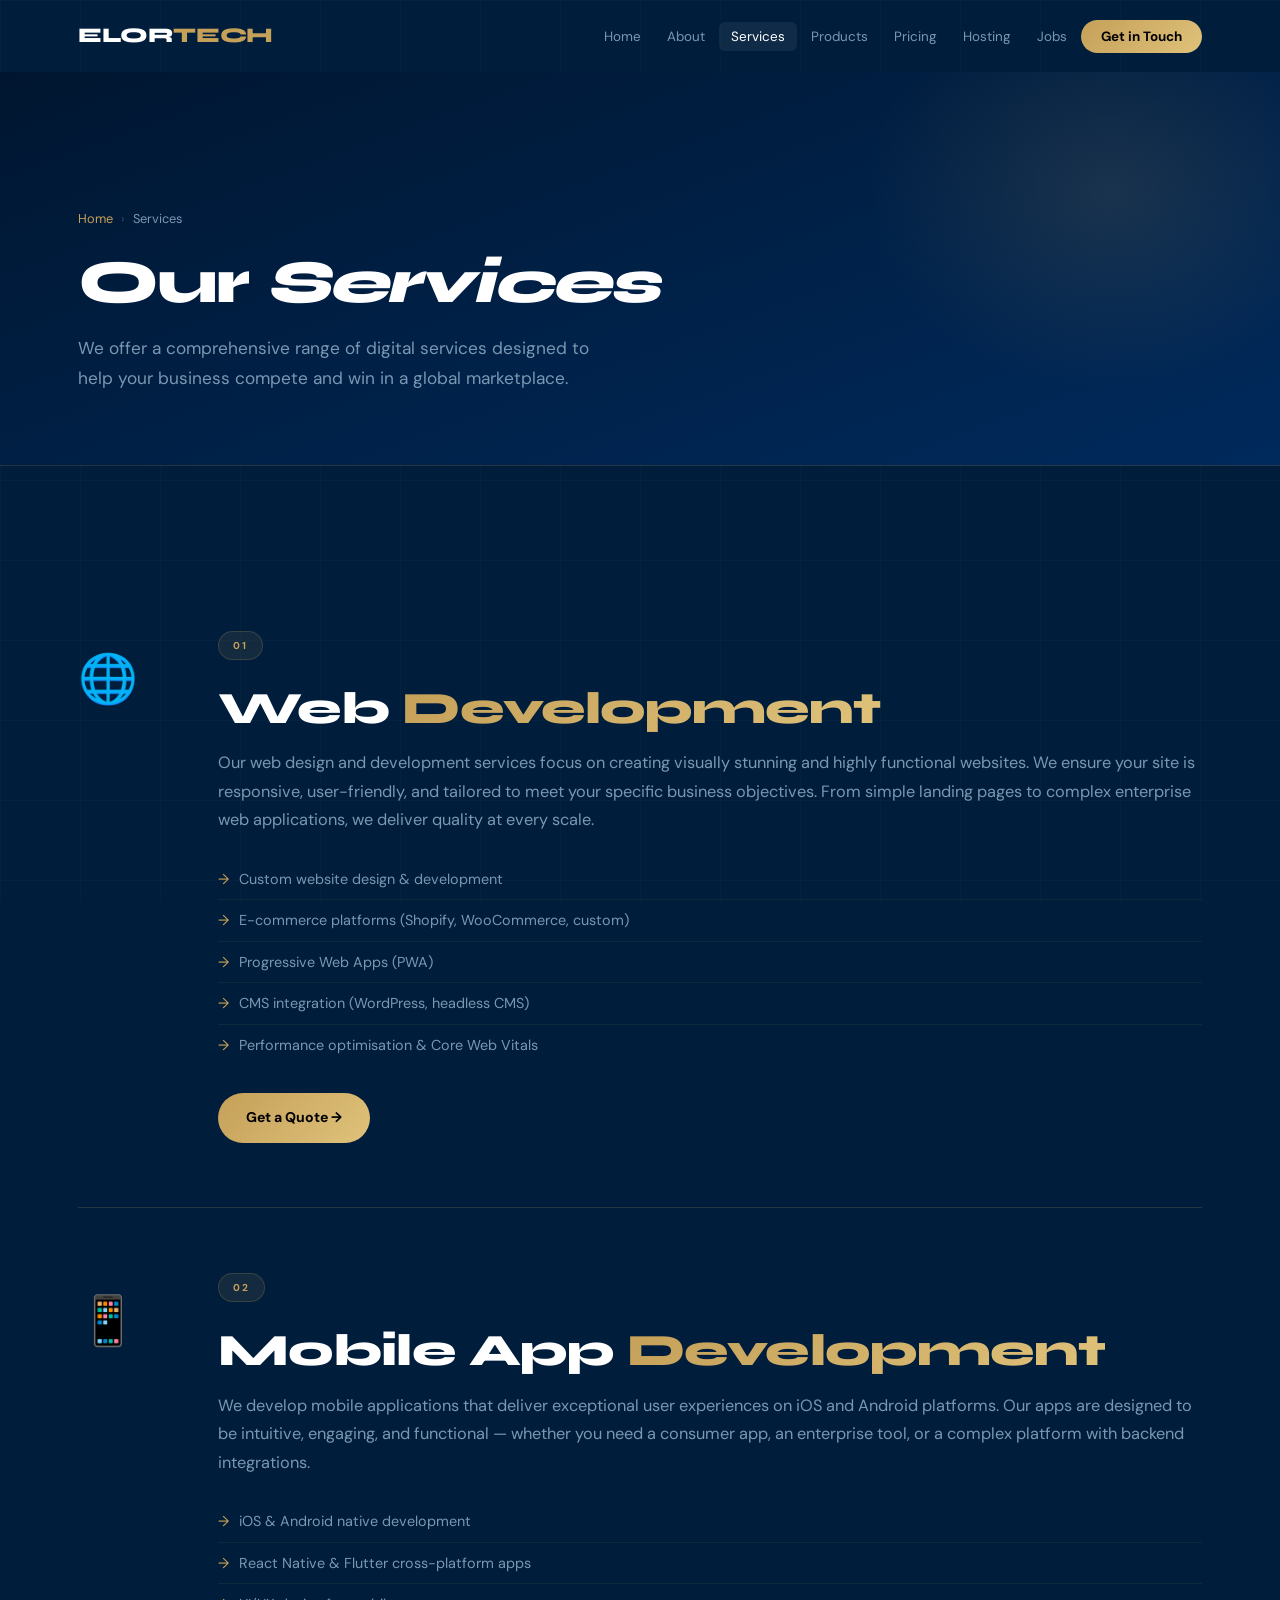
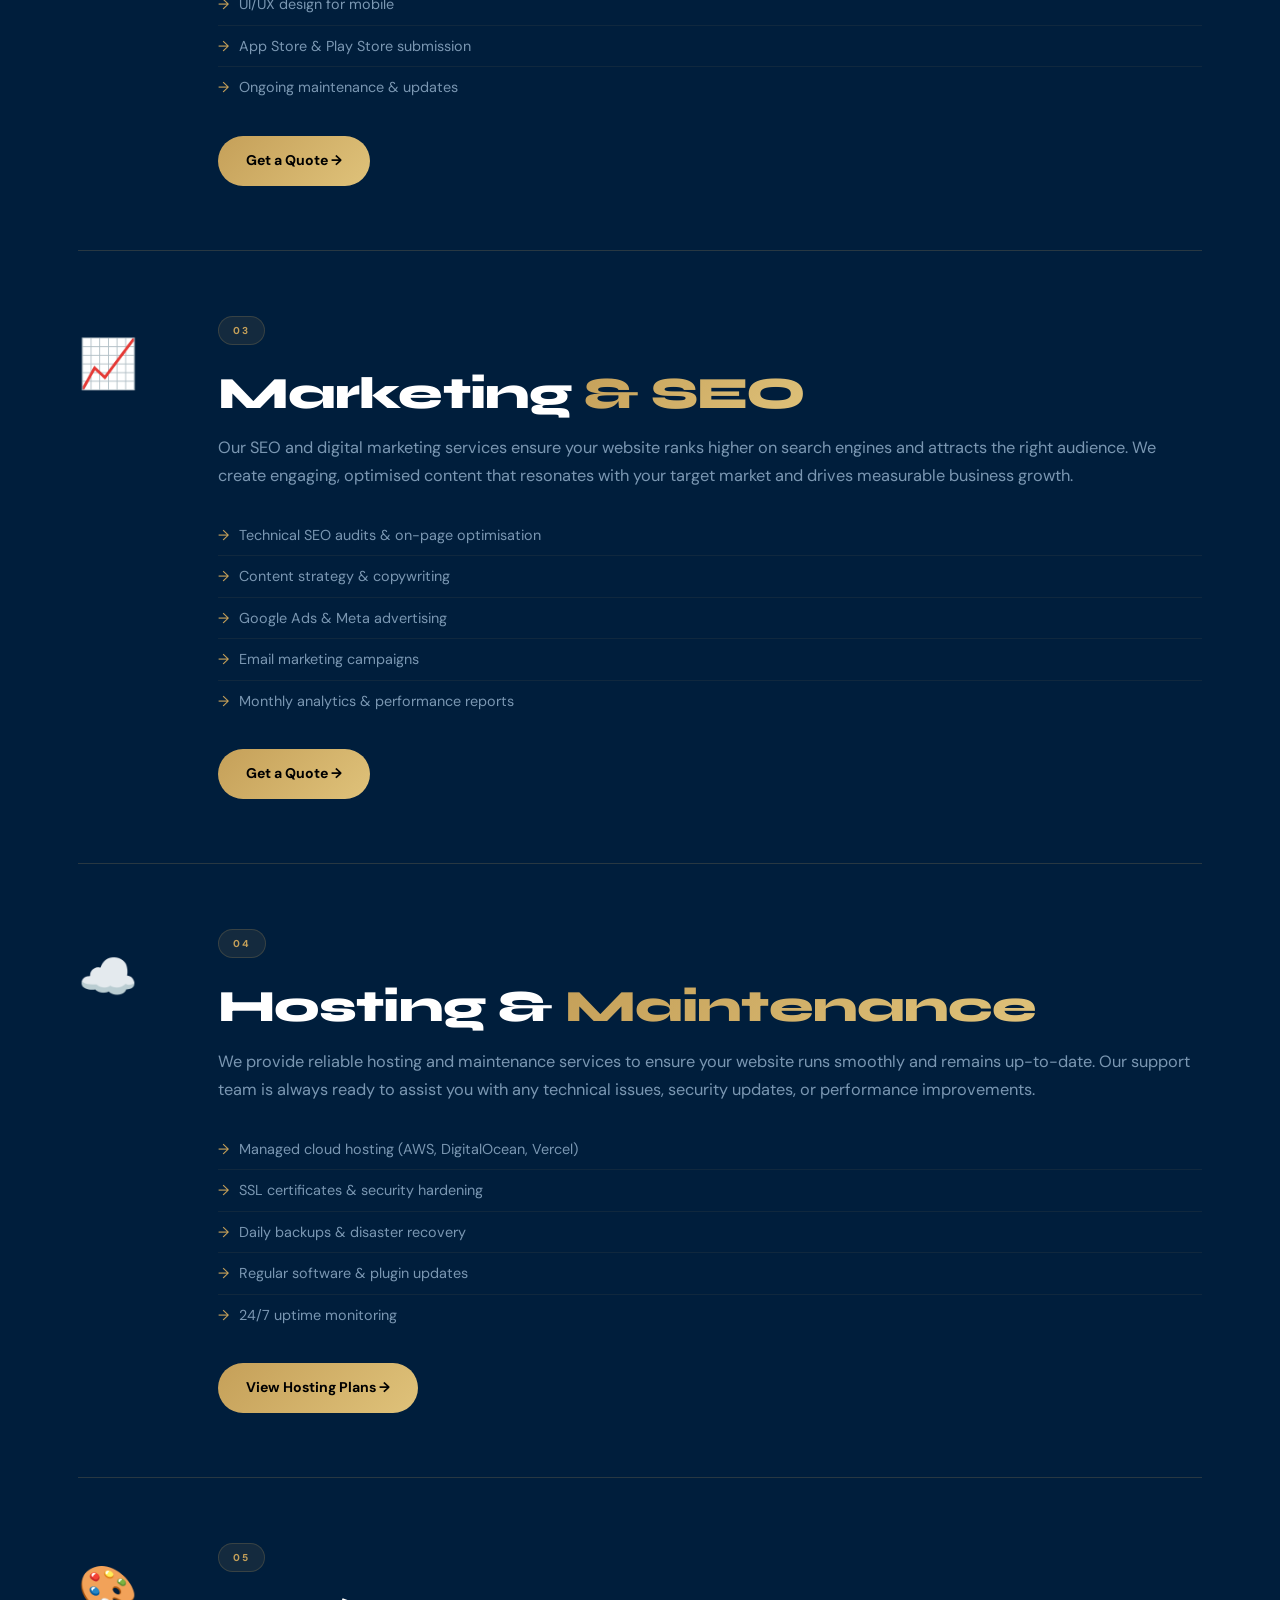
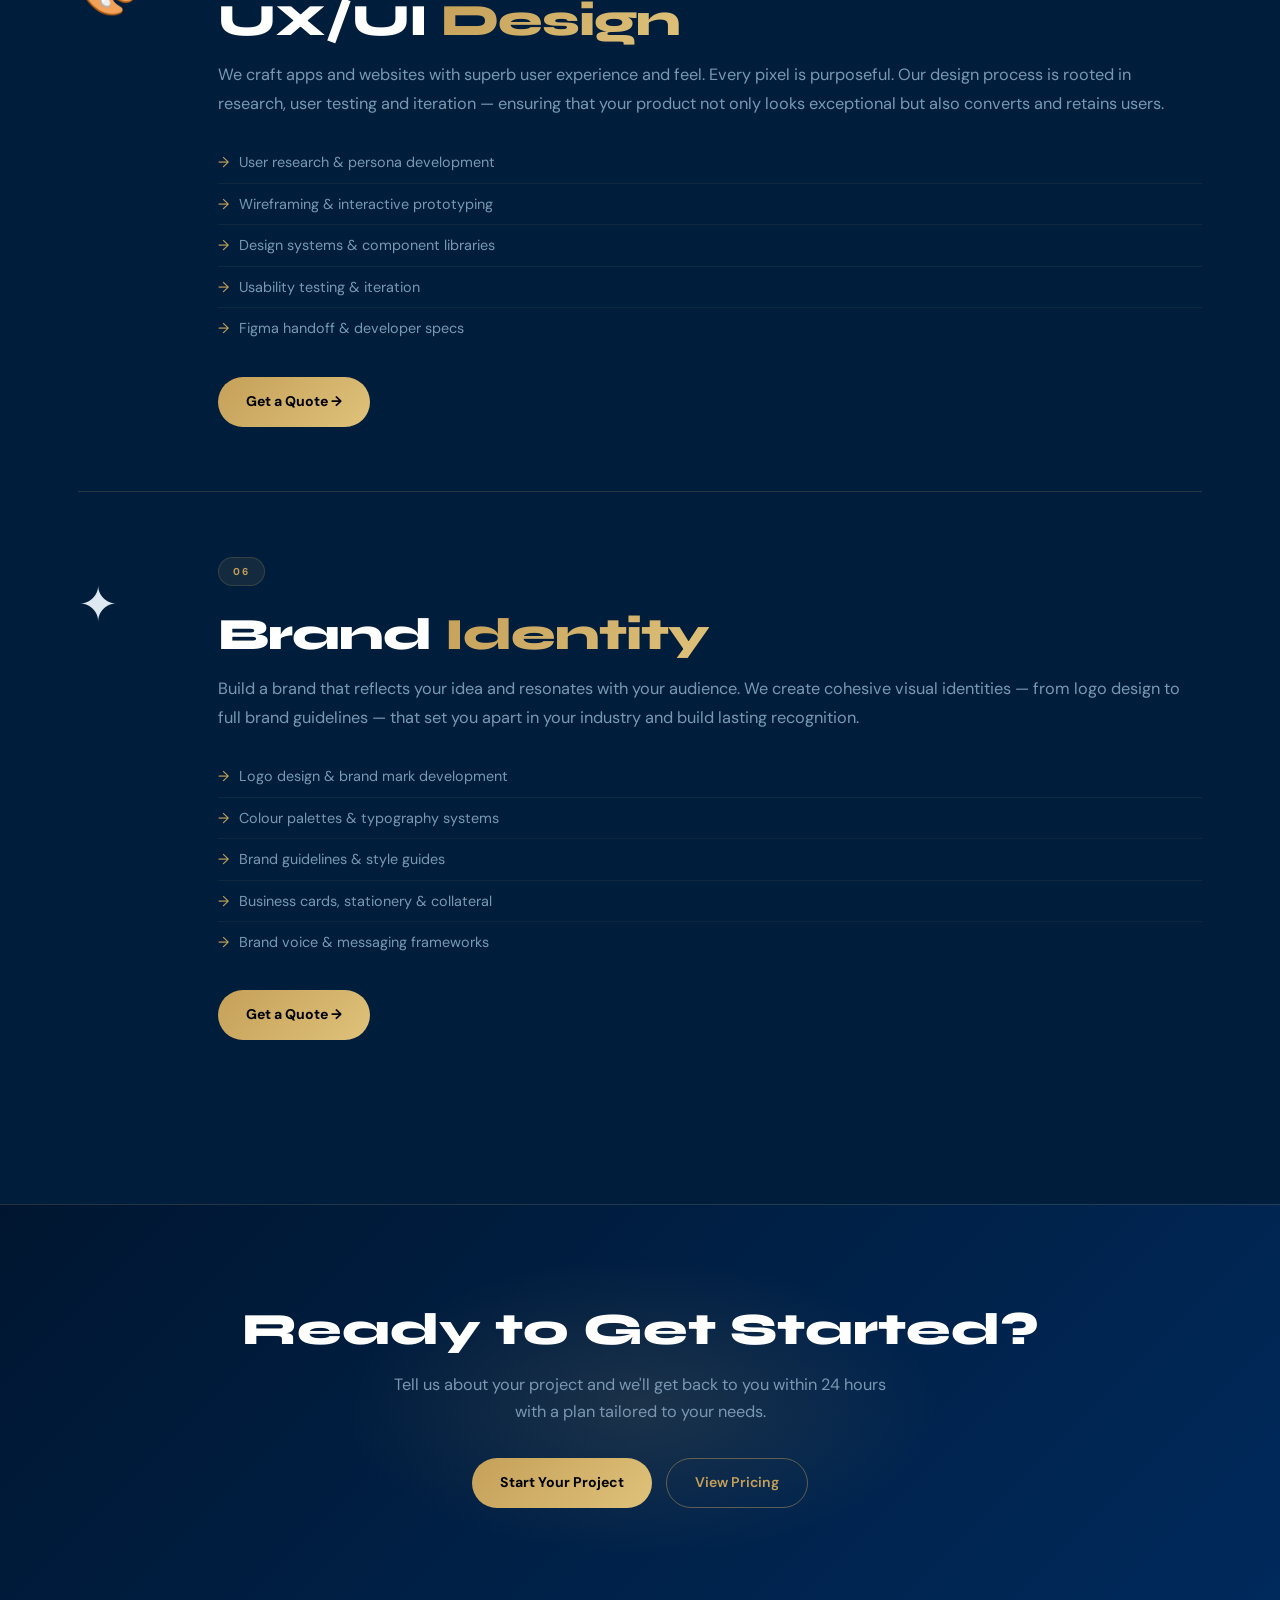
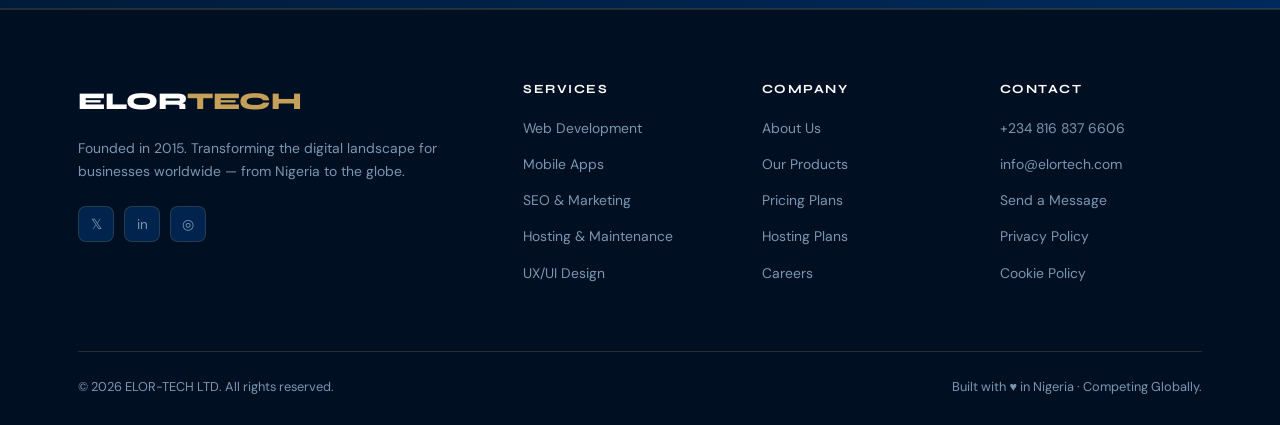
<file: services.html>
<!DOCTYPE html>
<html lang="en">
<head>
  <meta charset="UTF-8"/>
  <meta name="viewport" content="width=device-width, initial-scale=1.0"/>
  <title>Our Services — ELOR-TECH LTD</title>
  <meta name="description" content="Explore ELOR-TECH's full range of services: web development, mobile apps, SEO, hosting, UX/UI design and brand identity."/>
  <link rel="preconnect" href="https://fonts.googleapis.com"/>
  <link rel="preconnect" href="https://fonts.gstatic.com" crossorigin/>
  <link href="https://fonts.googleapis.com/css2?family=Syne:wght@400;600;700;800&family=DM+Sans:ital,opsz,wght@0,9..40,300;0,9..40,400;0,9..40,500;1,9..40,300&display=swap" rel="stylesheet"/>
  <link rel="stylesheet" href="styles.css"/>
</head>
<body>
  <!-- GRID BG -->
  <div class="grid-bg"></div>

  <!-- NAV -->
  <nav class="nav" id="nav">
    <div class="nav-inner">
      <a href="index.html" class="logo">ELOR<span>TECH</span></a>
      <ul class="nav-links">
        <li><a href="index.html">Home</a></li>
        <li><a href="about.html">About</a></li>
        <li><a href="services.html" class="active">Services</a></li>
        <li><a href="products.html">Products</a></li>
        <li><a href="pricing.html">Pricing</a></li>
        <li><a href="hosting.html">Hosting</a></li>
        <li><a href="jobs.html">Jobs</a></li>
        <li><a href="contact.html" class="nav-cta">Get in Touch</a></li>
      </ul>
      <button class="hamburger" id="hamburger" aria-label="Toggle menu">
        <span></span><span></span><span></span>
      </button>
    </div>
    <div class="mobile-menu" id="mobileMenu">
      <ul>
        <li><a href="index.html">Home</a></li>
        <li><a href="about.html">About</a></li>
        <li><a href="services.html">Services</a></li>
        <li><a href="products.html">Products</a></li>
        <li><a href="pricing.html">Pricing</a></li>
        <li><a href="hosting.html">Hosting</a></li>
        <li><a href="jobs.html">Jobs</a></li>
        <li><a href="contact.html">Contact</a></li>
      </ul>
    </div>
  </nav>

  <!-- PAGE CONTENT START -->
  <div class="page-wrap">

  <section class="page-hero">
    <div class="container page-hero-content">
      <div class="breadcrumb"><a href="index.html">Home</a><span class="breadcrumb-sep">›</span><span>Services</span></div>
      <h1>Our <em>Services</em></h1>
      <p>We offer a comprehensive range of digital services designed to help your business compete and win in a global marketplace.</p>
    </div>
  </section>

  <!-- SERVICE DETAILS -->
  <section class="sec">
    <div class="container">
      <div class="service-detail reveal">
        <div class="sd-icon">🌐</div>
        <div class="sd-body">
          <span class="section-tag">01</span>
          <h2 class="section-title">Web <em>Development</em></h2>
          <p>Our web design and development services focus on creating visually stunning and highly functional websites. We ensure your site is responsive, user-friendly, and tailored to meet your specific business objectives. From simple landing pages to complex enterprise web applications, we deliver quality at every scale.</p>
          <ul class="service-list">
            <li>Custom website design &amp; development</li>
            <li>E-commerce platforms (Shopify, WooCommerce, custom)</li>
            <li>Progressive Web Apps (PWA)</li>
            <li>CMS integration (WordPress, headless CMS)</li>
            <li>Performance optimisation &amp; Core Web Vitals</li>
          </ul>
          <a href="contact.html" class="btn-primary">Get a Quote →</a>
        </div>
      </div>

      <div class="service-detail reveal">
        <div class="sd-icon">📱</div>
        <div class="sd-body">
          <span class="section-tag">02</span>
          <h2 class="section-title">Mobile App <em>Development</em></h2>
          <p>We develop mobile applications that deliver exceptional user experiences on iOS and Android platforms. Our apps are designed to be intuitive, engaging, and functional — whether you need a consumer app, an enterprise tool, or a complex platform with backend integrations.</p>
          <ul class="service-list">
            <li>iOS &amp; Android native development</li>
            <li>React Native &amp; Flutter cross-platform apps</li>
            <li>UI/UX design for mobile</li>
            <li>App Store &amp; Play Store submission</li>
            <li>Ongoing maintenance &amp; updates</li>
          </ul>
          <a href="contact.html" class="btn-primary">Get a Quote →</a>
        </div>
      </div>

      <div class="service-detail reveal">
        <div class="sd-icon">📈</div>
        <div class="sd-body">
          <span class="section-tag">03</span>
          <h2 class="section-title">Marketing <em>&amp; SEO</em></h2>
          <p>Our SEO and digital marketing services ensure your website ranks higher on search engines and attracts the right audience. We create engaging, optimised content that resonates with your target market and drives measurable business growth.</p>
          <ul class="service-list">
            <li>Technical SEO audits &amp; on-page optimisation</li>
            <li>Content strategy &amp; copywriting</li>
            <li>Google Ads &amp; Meta advertising</li>
            <li>Email marketing campaigns</li>
            <li>Monthly analytics &amp; performance reports</li>
          </ul>
          <a href="contact.html" class="btn-primary">Get a Quote →</a>
        </div>
      </div>

      <div class="service-detail reveal">
        <div class="sd-icon">☁️</div>
        <div class="sd-body">
          <span class="section-tag">04</span>
          <h2 class="section-title">Hosting &amp; <em>Maintenance</em></h2>
          <p>We provide reliable hosting and maintenance services to ensure your website runs smoothly and remains up-to-date. Our support team is always ready to assist you with any technical issues, security updates, or performance improvements.</p>
          <ul class="service-list">
            <li>Managed cloud hosting (AWS, DigitalOcean, Vercel)</li>
            <li>SSL certificates &amp; security hardening</li>
            <li>Daily backups &amp; disaster recovery</li>
            <li>Regular software &amp; plugin updates</li>
            <li>24/7 uptime monitoring</li>
          </ul>
          <a href="hosting.html" class="btn-primary">View Hosting Plans →</a>
        </div>
      </div>

      <div class="service-detail reveal">
        <div class="sd-icon">🎨</div>
        <div class="sd-body">
          <span class="section-tag">05</span>
          <h2 class="section-title">UX/UI <em>Design</em></h2>
          <p>We craft apps and websites with superb user experience and feel. Every pixel is purposeful. Our design process is rooted in research, user testing and iteration — ensuring that your product not only looks exceptional but also converts and retains users.</p>
          <ul class="service-list">
            <li>User research &amp; persona development</li>
            <li>Wireframing &amp; interactive prototyping</li>
            <li>Design systems &amp; component libraries</li>
            <li>Usability testing &amp; iteration</li>
            <li>Figma handoff &amp; developer specs</li>
          </ul>
          <a href="contact.html" class="btn-primary">Get a Quote →</a>
        </div>
      </div>

      <div class="service-detail reveal">
        <div class="sd-icon">✦</div>
        <div class="sd-body">
          <span class="section-tag">06</span>
          <h2 class="section-title">Brand <em>Identity</em></h2>
          <p>Build a brand that reflects your idea and resonates with your audience. We create cohesive visual identities — from logo design to full brand guidelines — that set you apart in your industry and build lasting recognition.</p>
          <ul class="service-list">
            <li>Logo design &amp; brand mark development</li>
            <li>Colour palettes &amp; typography systems</li>
            <li>Brand guidelines &amp; style guides</li>
            <li>Business cards, stationery &amp; collateral</li>
            <li>Brand voice &amp; messaging frameworks</li>
          </ul>
          <a href="contact.html" class="btn-primary">Get a Quote →</a>
        </div>
      </div>
    </div>
  </section>

  <!-- CTA BAND -->
  <section class="cta-band">
    <div class="cta-band-blob"></div>
    <div class="cta-band-inner reveal">
      <h2>Ready to Get Started?</h2>
      <p>Tell us about your project and we'll get back to you within 24 hours with a plan tailored to your needs.</p>
      <div class="btns">
        <a href="contact.html" class="btn-primary">Start Your Project</a>
        <a href="pricing.html" class="btn-outline">View Pricing</a>
      </div>
    </div>
  </section>
  </div><!-- /page-wrap -->

  <!-- FOOTER -->
  <footer class="footer">
    <div class="container">
      <div class="footer-top">
        <div class="footer-brand">
          <a href="index.html" class="logo footer-logo">ELOR<span>TECH</span></a>
          <p>Founded in 2015. Transforming the digital landscape for businesses worldwide — from Nigeria to the globe.</p>
          <div class="footer-socials">
            <a href="https://x.com/israelprince4" target="_blank" aria-label="X / Twitter">𝕏</a>
            <a href="https://www.linkedin.com/in/jacob-momoh-5a05b485/" target="_blank" aria-label="LinkedIn">in</a>
            <a href="https://www.instagram.com/momohjacob20/" target="_blank" aria-label="Instagram">◎</a>
          </div>
        </div>
        <div class="footer-links">
          <div class="footer-col">
            <h5>Services</h5>
            <ul>
              <li><a href="services.html">Web Development</a></li>
              <li><a href="services.html">Mobile Apps</a></li>
              <li><a href="services.html">SEO &amp; Marketing</a></li>
              <li><a href="services.html">Hosting &amp; Maintenance</a></li>
              <li><a href="services.html">UX/UI Design</a></li>
            </ul>
          </div>
          <div class="footer-col">
            <h5>Company</h5>
            <ul>
              <li><a href="about.html">About Us</a></li>
              <li><a href="products.html">Our Products</a></li>
              <li><a href="pricing.html">Pricing Plans</a></li>
              <li><a href="hosting.html">Hosting Plans</a></li>
              <li><a href="jobs.html">Careers</a></li>
            </ul>
          </div>
          <div class="footer-col">
            <h5>Contact</h5>
            <ul>
              <li><a href="tel:+2348168376606">+234 816 837 6606</a></li>
              <li><a href="mailto:info@elortech.com">info@elortech.com</a></li>
              <li><a href="contact.html">Send a Message</a></li>
              <li><a href="#">Privacy Policy</a></li>
              <li><a href="#">Cookie Policy</a></li>
            </ul>
          </div>
        </div>
      </div>
      <div class="footer-bottom">
        <p>© 2026 ELOR-TECH LTD. All rights reserved.</p>
        <p>Built with ♥ in Nigeria · Competing Globally.</p>
      </div>
    </div>
  </footer>

  <script src="main.js"></script>
</body>
</html>
</file>
<file: styles.css>
/* ══════════════════════════════════════════
   ELOR-TECH LTD — Global Stylesheet
   Brand: Imperial Navy #003366
          Innovation Gold #C5A059
          Pure White #FFFFFF
   ══════════════════════════════════════════ */

:root {
  --navy:        #001e3c;
  --navy-mid:    #002a5c;
  --navy-light:  #003a7a;
  --gold:        #C5A059;
  --gold-light:  #dfc27a;
  --gold-dim:    rgba(197,160,89,0.10);
  --gold-border: rgba(197,160,89,0.20);
  --gold-hover:  rgba(197,160,89,0.45);
  --white:       #FFFFFF;
  --text:        #dde8f0;
  --text-muted:  #7a97b2;
  --surface:     #00244e;
  --surface2:    #002f62;
  --radius:      14px;
  --radius-sm:   8px;
  --nav-h:       72px;
  --hf: 'Syne', sans-serif;
  --bf: 'DM Sans', sans-serif;
}

/* ── RESET ── */
*, *::before, *::after { box-sizing: border-box; margin: 0; padding: 0; }
html { scroll-behavior: smooth; }
body {
  background: var(--navy);
  color: var(--text);
  font-family: var(--bf);
  font-size: 16px;
  line-height: 1.7;
  overflow-x: hidden;
  display: flex;
  flex-direction: column;
  min-height: 100vh;
}

/* page-wrap sits between nav and footer, grows to fill space */
.page-wrap {
  flex: 1;
  padding-top: var(--nav-h);
}

img { max-width: 100%; display: block; }
a { color: inherit; }

/* ── CONTAINER ── */
.container { max-width: 1180px; margin: 0 auto; padding: 0 28px; }

/* ── TYPOGRAPHY ── */
h1,h2,h3,h4,h5 { font-family: var(--hf); font-weight: 800; line-height: 1.1; color: var(--white); }

.grad-text {
  background: linear-gradient(135deg, var(--gold), var(--gold-light));
  -webkit-background-clip: text;
  -webkit-text-fill-color: transparent;
  background-clip: text;
}

.section-tag {
  display: inline-block;
  font-size: 10px;
  font-weight: 700;
  letter-spacing: 0.2em;
  text-transform: uppercase;
  color: var(--gold);
  border: 1px solid var(--gold-border);
  background: var(--gold-dim);
  padding: 5px 14px;
  border-radius: 100px;
  margin-bottom: 16px;
}

.section-title {
  font-size: clamp(1.9rem, 3.5vw, 2.9rem);
  margin-bottom: 16px;
  letter-spacing: -0.02em;
}

.section-title em {
  font-style: normal;
  background: linear-gradient(135deg, var(--gold), var(--gold-light));
  -webkit-background-clip: text;
  -webkit-text-fill-color: transparent;
  background-clip: text;
}

.section-sub { font-size: 1.02rem; color: var(--text-muted); max-width: 540px; line-height: 1.75; }
.section-header { text-align: center; margin-bottom: 60px; }
.section-header .section-sub { margin: 0 auto; }

/* ── BUTTONS ── */
.btn-primary {
  display: inline-block;
  background: linear-gradient(135deg, var(--gold), var(--gold-light));
  color: #000;
  font-weight: 700;
  font-size: 0.88rem;
  padding: 13px 28px;
  border-radius: 100px;
  text-decoration: none;
  border: none;
  cursor: pointer;
  transition: transform 0.22s, box-shadow 0.22s;
  font-family: var(--bf);
}
.btn-primary:hover { transform: translateY(-2px); box-shadow: 0 8px 28px rgba(197,160,89,0.38); }

.btn-outline {
  display: inline-block;
  border: 1px solid var(--gold-hover);
  color: var(--gold);
  font-weight: 600;
  font-size: 0.88rem;
  padding: 12px 28px;
  border-radius: 100px;
  text-decoration: none;
  transition: background 0.22s, transform 0.22s;
  cursor: pointer;
  background: transparent;
  font-family: var(--bf);
}
.btn-outline:hover { background: var(--gold-dim); transform: translateY(-2px); }

.btn-ghost {
  display: inline-block;
  color: var(--text-muted);
  text-decoration: none;
  font-size: 0.9rem;
  font-weight: 500;
  padding: 13px 0;
  transition: color 0.2s;
}
.btn-ghost:hover { color: var(--white); }

.center-btn { text-align: center; margin-top: 44px; }

/* ── GRID BG ── */
.grid-bg {
  position: fixed;
  inset: 0;
  background-image:
    linear-gradient(rgba(197,160,89,0.028) 1px, transparent 1px),
    linear-gradient(90deg, rgba(197,160,89,0.028) 1px, transparent 1px);
  background-size: 80px 80px;
  pointer-events: none;
  z-index: 0;
}

/* ══════════════════════════════════════════
   NAV
   ══════════════════════════════════════════ */
.nav {
  position: fixed;
  top: 0; left: 0; right: 0;
  height: var(--nav-h);
  z-index: 100;
  transition: background 0.3s, box-shadow 0.3s;
}
.nav.scrolled {
  background: rgba(0,20,50,0.96);
  backdrop-filter: blur(18px);
  box-shadow: 0 2px 32px rgba(0,0,0,0.4);
  border-bottom: 1px solid var(--gold-border);
}
.nav-inner {
  max-width: 1180px;
  margin: 0 auto;
  padding: 0 28px;
  height: 100%;
  display: flex;
  align-items: center;
  justify-content: space-between;
}
.logo {
  font-family: var(--hf);
  font-weight: 800;
  font-size: 1.3rem;
  color: var(--white);
  text-decoration: none;
  letter-spacing: -0.02em;
  flex-shrink: 0;
}
.logo span { color: var(--gold); }

.nav-links { display: flex; list-style: none; gap: 2px; align-items: center; }
.nav-links a {
  color: var(--text-muted);
  text-decoration: none;
  font-size: 0.84rem;
  padding: 6px 12px;
  border-radius: 6px;
  transition: color 0.2s, background 0.2s;
}
.nav-links a:hover,
.nav-links a.active { color: var(--white); background: rgba(255,255,255,0.06); }
.nav-cta {
  background: linear-gradient(135deg, var(--gold), var(--gold-light)) !important;
  color: #000 !important;
  font-weight: 700 !important;
  padding: 8px 20px !important;
  border-radius: 100px !important;
}
.nav-cta:hover { opacity: 0.88 !important; background: none; }

.hamburger {
  display: none;
  flex-direction: column;
  gap: 5px;
  background: none;
  border: none;
  cursor: pointer;
  padding: 4px;
}
.hamburger span { display: block; width: 24px; height: 2px; background: var(--white); border-radius: 2px; transition: 0.3s; }

.mobile-menu {
  display: none;
  position: fixed;
  top: var(--nav-h); left: 0; right: 0;
  background: rgba(0,18,44,0.98);
  backdrop-filter: blur(18px);
  border-bottom: 1px solid var(--gold-border);
  padding: 16px 28px 24px;
  z-index: 99;
}
.mobile-menu.open { display: block; }
.mobile-menu ul { list-style: none; }
.mobile-menu li { border-bottom: 1px solid var(--gold-border); }
.mobile-menu a {
  display: block;
  color: var(--text);
  text-decoration: none;
  font-family: var(--hf);
  font-size: 1.05rem;
  font-weight: 600;
  padding: 13px 0;
  transition: color 0.2s;
}
.mobile-menu a:hover { color: var(--gold); }

/* ══════════════════════════════════════════
   PAGE HERO (inner pages)
   ══════════════════════════════════════════ */
.page-hero {
  padding: calc(var(--nav-h) + 64px) 0 72px;
  background: linear-gradient(160deg, #001630 0%, var(--navy-mid) 100%);
  border-bottom: 1px solid var(--gold-border);
  position: relative;
  overflow: hidden;
}
.page-hero::after {
  content: '';
  position: absolute;
  width: 500px; height: 400px;
  background: radial-gradient(ellipse, rgba(197,160,89,0.13), transparent 70%);
  top: -80px; right: -80px;
  pointer-events: none;
}
.page-hero-content { position: relative; z-index: 1; }
.page-hero h1 { font-size: clamp(2.4rem, 5vw, 3.8rem); margin-bottom: 16px; letter-spacing: -0.03em; }
.page-hero p { font-size: 1.08rem; color: var(--text-muted); max-width: 540px; line-height: 1.75; }

.breadcrumb { display: flex; align-items: center; gap: 8px; font-size: 0.8rem; color: var(--text-muted); margin-bottom: 20px; }
.breadcrumb a { color: var(--gold); text-decoration: none; }
.breadcrumb a:hover { text-decoration: underline; }
.breadcrumb-sep { opacity: 0.4; }

/* ══════════════════════════════════════════
   SECTIONS
   ══════════════════════════════════════════ */
.sec { padding: 100px 0; }
.bg-alt { background: var(--navy-mid); }

/* ── GRIDS ── */
.grid-2 { display: grid; grid-template-columns: 1fr 1fr; gap: 24px; }
.grid-3 { display: grid; grid-template-columns: repeat(3, 1fr); gap: 20px; }

/* ── REVEAL ── */
.reveal {
  opacity: 0;
  transform: translateY(24px);
  transition: opacity 0.6s ease, transform 0.6s ease;
  transition-delay: var(--delay, 0s);
}
.reveal.visible { opacity: 1; transform: translateY(0); }

/* ══════════════════════════════════════════
   HERO (home page)
   ══════════════════════════════════════════ */
.hero {
  min-height: calc(100vh - var(--nav-h));
  display: flex;
  flex-direction: column;
  justify-content: center;
  padding: 80px 0 60px;
  position: relative;
  overflow: hidden;
}
.hero-glow {
  position: absolute;
  border-radius: 50%;
  filter: blur(100px);
  pointer-events: none;
}
.g1 { width: 600px; height: 500px; background: radial-gradient(circle, rgba(197,160,89,0.14), transparent 70%); top: -120px; left: -150px; animation: gFloat 9s ease-in-out infinite; }
.g2 { width: 500px; height: 400px; background: radial-gradient(circle, rgba(0,51,102,0.5), transparent 70%); bottom: -80px; right: -100px; animation: gFloat 11s 1s ease-in-out infinite reverse; }
@keyframes gFloat { 0%,100% { transform: translate(0,0); } 50% { transform: translate(20px,25px); } }

.hero-inner { position: relative; z-index: 1; }
.hero-badge {
  display: inline-block;
  font-size: 10px; font-weight: 600; letter-spacing: 0.15em; text-transform: uppercase;
  color: var(--gold); border: 1px solid rgba(197,160,89,0.28); background: rgba(197,160,89,0.06);
  padding: 6px 16px; border-radius: 100px; margin-bottom: 28px;
}
.hero-h1 { font-size: clamp(3.2rem, 7vw, 6.5rem); letter-spacing: -0.04em; margin-bottom: 24px; }
.hero-sub { font-size: 1.1rem; color: var(--text-muted); max-width: 520px; margin-bottom: 40px; line-height: 1.75; }
.hero-btns { display: flex; gap: 16px; align-items: center; flex-wrap: wrap; }

.hero-stats {
  display: flex;
  align-items: center;
  gap: 0;
  margin-top: 64px;
  padding-top: 40px;
  border-top: 1px solid var(--gold-border);
  flex-wrap: wrap;
  gap: 8px;
}
.stat-box { text-align: center; padding: 0 36px; }
.stat-box .num {
  font-family: var(--hf); font-size: 2.6rem; font-weight: 800;
  color: var(--gold); letter-spacing: -0.04em; line-height: 1; display: inline-block;
}
.stat-box .lbl { font-size: 0.75rem; text-transform: uppercase; letter-spacing: 0.1em; color: var(--text-muted); margin-top: 4px; }
.stat-div { width: 1px; height: 48px; background: var(--gold-border); flex-shrink: 0; }

/* ══════════════════════════════════════════
   TICKER
   ══════════════════════════════════════════ */
.ticker-wrap { overflow: hidden; background: var(--navy-mid); border-top: 1px solid var(--gold-border); border-bottom: 1px solid var(--gold-border); padding: 12px 0; }
.ticker { display: flex; gap: 40px; animation: ticker 28s linear infinite; width: max-content; align-items: center; }
.ticker span { font-size: 0.76rem; font-weight: 600; text-transform: uppercase; letter-spacing: 0.1em; color: var(--text-muted); white-space: nowrap; }
.ticker .dot { color: var(--gold); font-size: 0.4rem; }
@keyframes ticker { to { transform: translateX(-50%); } }

/* ══════════════════════════════════════════
   SERVICE CARDS
   ══════════════════════════════════════════ */
.srv-card {
  display: block;
  background: var(--surface);
  border: 1px solid var(--gold-border);
  border-radius: var(--radius);
  padding: 32px 28px;
  text-decoration: none;
  transition: border-color 0.3s, transform 0.3s, box-shadow 0.3s;
  position: relative;
}
.srv-card:hover { border-color: var(--gold-hover); transform: translateY(-4px); box-shadow: 0 14px 44px rgba(0,0,0,0.3); }
.srv-icon { font-size: 2rem; margin-bottom: 14px; }
.srv-card h3 { font-size: 1.05rem; margin-bottom: 10px; }
.srv-card p { font-size: 0.88rem; color: var(--text-muted); line-height: 1.65; }
.srv-arrow { position: absolute; bottom: 28px; right: 28px; color: var(--gold); font-size: 1rem; opacity: 0; transition: opacity 0.2s, transform 0.2s; }
.srv-card:hover .srv-arrow { opacity: 1; transform: translate(3px,-3px); }

/* ══════════════════════════════════════════
   CHURCHOS SPOTLIGHT
   ══════════════════════════════════════════ */
.spotlight {
  display: grid;
  grid-template-columns: 1fr 1fr;
  gap: 60px;
  align-items: center;
  background: var(--surface);
  border: 1px solid var(--gold-border);
  border-radius: 20px;
  padding: 60px;
}
.spotlight-left p { color: var(--text-muted); font-size: 1.02rem; line-height: 1.75; margin-bottom: 32px; }
.sp-stats { display: flex; gap: 32px; flex-wrap: wrap; }
.sp-stat { text-align: center; }
.sp-num { font-family: var(--hf); font-size: 1.6rem; font-weight: 800; color: var(--gold); display: block; letter-spacing: -0.02em; }
.sp-lbl { font-size: 0.72rem; text-transform: uppercase; letter-spacing: 0.1em; color: var(--text-muted); }

.church-features { display: flex; flex-direction: column; gap: 20px; }
.cf-row { display: flex; gap: 16px; align-items: flex-start; }
.cf-icon { font-size: 1.5rem; flex-shrink: 0; width: 40px; text-align: center; }
.cf-row strong { display: block; color: var(--white); font-size: 0.92rem; margin-bottom: 4px; font-family: var(--hf); }
.cf-row p { font-size: 0.84rem; color: var(--text-muted); line-height: 1.55; margin: 0; }

/* ══════════════════════════════════════════
   SECTOR CARDS
   ══════════════════════════════════════════ */
.sector-card {
  background: var(--surface);
  border: 1px solid var(--gold-border);
  border-radius: var(--radius);
  padding: 32px 28px;
  transition: border-color 0.3s, transform 0.3s;
}
.sector-card:hover { border-color: var(--gold-hover); transform: translateY(-4px); }
.sc-emoji { font-size: 2rem; margin-bottom: 14px; }
.sector-card h4 { font-size: 1rem; margin-bottom: 8px; }
.sector-card p { font-size: 0.87rem; color: var(--text-muted); line-height: 1.6; }

/* ══════════════════════════════════════════
   TESTIMONIALS
   ══════════════════════════════════════════ */
.testi-card {
  background: var(--surface);
  border: 1px solid var(--gold-border);
  border-radius: var(--radius);
  padding: 40px;
}
.testi-quote { font-family: Georgia, serif; font-size: 4rem; line-height: 0.6; color: var(--gold); opacity: 0.35; margin-bottom: 16px; display: block; }
.testi-card > p { font-size: 0.93rem; color: var(--text-muted); font-style: italic; line-height: 1.75; margin-bottom: 28px; }
.testi-author { display: flex; align-items: center; gap: 14px; }
.testi-av { width: 44px; height: 44px; border-radius: 50%; background: linear-gradient(135deg, var(--navy-light), var(--gold)); display: flex; align-items: center; justify-content: center; font-size: 0.75rem; font-weight: 800; color: var(--white); font-family: var(--hf); flex-shrink: 0; }
.testi-name { font-family: var(--hf); font-weight: 700; font-size: 0.9rem; color: var(--white); }
.testi-role { font-size: 0.78rem; color: var(--text-muted); }

/* TRUST */
.trust-wrap { text-align: center; margin-top: 64px; }
.trust-label { font-size: 0.72rem; letter-spacing: 0.12em; text-transform: uppercase; color: var(--text-muted); margin-bottom: 24px; }
.trust-logos { display: flex; gap: 14px; justify-content: center; flex-wrap: wrap; }
.trust-item { background: var(--surface); border: 1px solid var(--gold-border); border-radius: var(--radius-sm); padding: 10px 22px; font-size: 0.8rem; font-weight: 600; color: var(--text-muted); transition: 0.2s; }
.trust-item:hover { border-color: var(--gold-hover); color: var(--text); }

/* ══════════════════════════════════════════
   CTA BAND
   ══════════════════════════════════════════ */
.cta-band {
  padding: 100px 28px;
  background: linear-gradient(135deg, #001630, var(--navy-mid));
  border-top: 1px solid rgba(197,160,89,0.18);
  border-bottom: 1px solid rgba(197,160,89,0.18);
  text-align: center;
  position: relative;
  overflow: hidden;
}
.cta-band-blob {
  position: absolute; width: 600px; height: 300px;
  background: radial-gradient(ellipse, rgba(197,160,89,0.14), transparent 70%);
  top: 50%; left: 50%; transform: translate(-50%,-50%);
  pointer-events: none;
}
.cta-band-inner { position: relative; z-index: 1; }
.cta-band h2 { font-size: clamp(1.8rem, 3.5vw, 3rem); margin-bottom: 16px; }
.cta-band p { color: var(--text-muted); max-width: 500px; margin: 0 auto 32px; font-size: 1.02rem; }
.btns { display: flex; gap: 14px; justify-content: center; flex-wrap: wrap; }

/* ══════════════════════════════════════════
   FOOTER
   ══════════════════════════════════════════ */
.footer {
  background: #000f22;
  border-top: 1px solid var(--gold-border);
  padding: 72px 0 28px;
}
.footer-top { display: grid; grid-template-columns: 1.1fr 2fr; gap: 72px; margin-bottom: 56px; }
.footer-logo { font-size: 1.5rem; margin-bottom: 14px; display: inline-block; }
.footer-brand p { font-size: 0.87rem; color: var(--text-muted); line-height: 1.7; margin-bottom: 22px; }
.footer-socials { display: flex; gap: 10px; }
.footer-socials a {
  width: 36px; height: 36px; border-radius: 8px;
  background: var(--surface); border: 1px solid var(--gold-border);
  display: flex; align-items: center; justify-content: center;
  color: var(--text-muted); font-size: 0.85rem; text-decoration: none;
  transition: 0.2s;
}
.footer-socials a:hover { border-color: var(--gold); color: var(--gold); }
.footer-links { display: grid; grid-template-columns: repeat(3,1fr); gap: 36px; }
.footer-col h5 { font-size: 0.78rem; font-weight: 700; text-transform: uppercase; letter-spacing: 0.12em; color: var(--white); margin-bottom: 18px; }
.footer-col ul { list-style: none; }
.footer-col li { margin-bottom: 9px; }
.footer-col a { color: var(--text-muted); text-decoration: none; font-size: 0.87rem; transition: color 0.2s; }
.footer-col a:hover { color: var(--gold); }
.footer-bottom { display: flex; justify-content: space-between; align-items: center; padding-top: 24px; border-top: 1px solid var(--gold-border); font-size: 0.8rem; color: var(--text-muted); flex-wrap: wrap; gap: 8px; }

/* ══════════════════════════════════════════
   ABOUT PAGE
   ══════════════════════════════════════════ */
.about-grid { display: grid; grid-template-columns: 1fr 1fr; gap: 72px; align-items: start; }
.about-text p { color: var(--text-muted); font-size: 1.02rem; line-height: 1.75; }
.about-pillars { display: flex; flex-direction: column; }
.pillar { display: flex; gap: 20px; padding: 24px 0; border-bottom: 1px solid var(--gold-border); }
.pillar:last-child { border-bottom: none; padding-bottom: 0; }
.pillar:first-child { padding-top: 0; }
.pillar-num { font-family: var(--hf); font-size: 1.8rem; font-weight: 800; color: var(--gold); opacity: 0.35; line-height: 1; flex-shrink: 0; width: 32px; }
.pillar h4 { font-size: 0.95rem; margin-bottom: 6px; }
.pillar p { font-size: 0.87rem; color: var(--text-muted); line-height: 1.6; }

.stats-row { display: flex; align-items: center; justify-content: center; flex-wrap: wrap; gap: 0; padding: 48px 0; }

/* TEAM */
.team-grid { display: grid; grid-template-columns: repeat(4,1fr); gap: 20px; }
.team-card { background: var(--surface); border: 1px solid var(--gold-border); border-radius: var(--radius); padding: 28px 20px; text-align: center; transition: 0.3s; }
.team-card:hover { border-color: var(--gold-hover); transform: translateY(-4px); }
.team-avatar { width: 72px; height: 72px; border-radius: 50%; background: linear-gradient(135deg, var(--navy-light), var(--gold)); display: flex; align-items: center; justify-content: center; font-family: var(--hf); font-size: 1.2rem; font-weight: 800; color: var(--white); margin: 0 auto 14px; border: 2px solid var(--gold-border); }
.team-card h4 { font-size: 0.92rem; margin-bottom: 4px; }
.team-card > p { font-size: 0.78rem; color: var(--text-muted); margin-bottom: 14px; }
.team-socials { display: flex; gap: 8px; justify-content: center; }
.team-socials a { width: 28px; height: 28px; border-radius: 6px; background: var(--navy-mid); border: 1px solid var(--gold-border); display: flex; align-items: center; justify-content: center; color: var(--text-muted); font-size: 0.68rem; text-decoration: none; transition: 0.2s; }
.team-socials a:hover { border-color: var(--gold); color: var(--gold); }

/* ══════════════════════════════════════════
   SERVICES PAGE
   ══════════════════════════════════════════ */
.service-detail { display: grid; grid-template-columns: 100px 1fr; gap: 40px; padding: 64px 0; border-bottom: 1px solid var(--gold-border); align-items: start; }
.service-detail:last-child { border-bottom: none; }
.sd-icon { font-size: 3rem; padding-top: 8px; }
.sd-body .section-title { margin-top: 8px; }
.sd-body > p { color: var(--text-muted); font-size: 1.02rem; line-height: 1.75; margin-bottom: 24px; }
.service-list { list-style: none; margin-bottom: 28px; }
.service-list li { font-size: 0.9rem; color: var(--text-muted); padding: 8px 0; border-bottom: 1px solid rgba(197,160,89,0.08); display: flex; gap: 10px; }
.service-list li::before { content: '→'; color: var(--gold); flex-shrink: 0; }
.service-list li:last-child { border-bottom: none; }

/* ══════════════════════════════════════════
   PRODUCTS PAGE
   ══════════════════════════════════════════ */
.product-feature {
  background: var(--surface);
  border: 1px solid rgba(197,160,89,0.3);
  border-radius: 20px;
  overflow: hidden;
  margin-bottom: 28px;
}
.product-feature-header { padding: 52px 52px 0; }
.pf-badge { display: inline-block; font-size: 0.7rem; font-weight: 700; letter-spacing: 0.12em; text-transform: uppercase; background: linear-gradient(135deg, var(--gold), var(--gold-light)); color: #000; padding: 4px 16px; border-radius: 100px; margin-bottom: 20px; }
.pf-logo-row { display: flex; align-items: center; gap: 14px; margin-bottom: 16px; }
.pf-tagline { font-size: 1.02rem; color: var(--text-muted); line-height: 1.75; max-width: 700px; margin-bottom: 0; }
.pf-stats { display: flex; gap: 0; padding: 36px 52px; background: rgba(0,0,0,0.2); border-top: 1px solid var(--gold-border); border-bottom: 1px solid var(--gold-border); flex-wrap: wrap; }
.pf-stat { text-align: center; padding: 0 40px; border-right: 1px solid var(--gold-border); }
.pf-stat:first-child { padding-left: 0; }
.pf-stat:last-child { border-right: none; }
.pf-num { font-family: var(--hf); font-size: 1.7rem; font-weight: 800; color: var(--gold); display: block; letter-spacing: -0.02em; }
.pf-lbl { font-size: 0.72rem; text-transform: uppercase; letter-spacing: 0.1em; color: var(--text-muted); }
.pf-features-grid { display: grid; grid-template-columns: repeat(3,1fr); gap: 1px; background: var(--gold-border); padding: 0; }
.pf-feat { background: var(--surface); padding: 28px 32px; }
.pf-feat-icon { font-size: 1.5rem; margin-bottom: 10px; }
.pf-feat h4 { font-size: 0.92rem; margin-bottom: 8px; }
.pf-feat p { font-size: 0.84rem; color: var(--text-muted); line-height: 1.6; }
.pf-actions { display: flex; gap: 14px; padding: 36px 52px; flex-wrap: wrap; }
.pf-trust { padding: 0 52px 48px; }
.pf-reviews { display: grid; grid-template-columns: repeat(3,1fr); gap: 20px; margin-top: 20px; }
.pf-review { background: var(--navy-mid); border: 1px solid var(--gold-border); border-radius: var(--radius); padding: 24px; }
.stars { color: var(--gold); font-size: 0.8rem; margin-bottom: 10px; }
.pf-review > p { font-size: 0.85rem; color: var(--text-muted); font-style: italic; line-height: 1.6; margin-bottom: 12px; }
.pf-reviewer { font-size: 0.78rem; color: var(--gold); font-weight: 600; }

.coming-soon-card { background: var(--surface); border: 1px solid var(--gold-border); border-radius: 20px; text-align: center; padding: 72px 40px; }
.coming-soon-card h3 { font-size: 1.5rem; margin-bottom: 14px; }
.coming-soon-card p { color: var(--text-muted); font-size: 1rem; max-width: 400px; margin: 0 auto; }

/* ══════════════════════════════════════════
   PRICING PAGE
   ══════════════════════════════════════════ */
.pricing-grid { display: grid; grid-template-columns: repeat(3,1fr); gap: 20px; align-items: start; }
.pricing-card { background: var(--surface); border: 1px solid var(--gold-border); border-radius: var(--radius); padding: 40px 32px; position: relative; transition: transform 0.3s; }
.pricing-card:hover { transform: translateY(-5px); }
.pricing-card.featured { border-color: rgba(197,160,89,0.4); background: linear-gradient(160deg,#001530,var(--surface)); box-shadow: 0 0 60px rgba(197,160,89,0.1); }
.plan-badge { position: absolute; top: -12px; left: 50%; transform: translateX(-50%); background: linear-gradient(135deg,var(--gold),var(--gold-light)); color: #000; font-size: 0.64rem; font-weight: 800; letter-spacing: 0.1em; text-transform: uppercase; padding: 4px 16px; border-radius: 100px; white-space: nowrap; }
.plan-tier { font-size: 0.68rem; font-weight: 700; letter-spacing: 0.15em; text-transform: uppercase; color: var(--text-muted); margin-bottom: 10px; }
.plan-price { font-family: var(--hf); font-size: 3rem; font-weight: 800; color: var(--white); letter-spacing: -0.04em; line-height: 1; margin-bottom: 4px; }
.currency { font-size: 1.3rem; vertical-align: top; margin-top: 10px; display: inline-block; }
.period { font-size: 0.9rem; font-weight: 400; color: var(--text-muted); font-family: var(--bf); }
.plan-sub { font-size: 0.8rem; color: var(--text-muted); margin-bottom: 26px; }
.plan-features { list-style: none; margin-bottom: 30px; }
.plan-features li { font-size: 0.87rem; color: var(--text-muted); padding: 8px 0; border-bottom: 1px solid var(--gold-border); display: flex; gap: 8px; }
.plan-features li:last-child { border-bottom: none; }
.chk { color: var(--gold); flex-shrink: 0; }

.table-wrap { overflow-x: auto; border: 1px solid var(--gold-border); border-radius: var(--radius); }
.data-table { width: 100%; border-collapse: collapse; font-size: 0.88rem; }
.data-table th { background: var(--surface2); color: var(--gold); font-family: var(--hf); font-size: 0.76rem; font-weight: 700; letter-spacing: 0.08em; text-transform: uppercase; padding: 14px 18px; text-align: left; border-bottom: 1px solid var(--gold-border); }
.data-table td { padding: 12px 18px; color: var(--text-muted); border-bottom: 1px solid rgba(197,160,89,0.07); }
.data-table tr:last-child td { border-bottom: none; }
.data-table tr:hover td { background: rgba(197,160,89,0.04); color: var(--text); }
.check { color: var(--gold); font-weight: 700; }
.cross { color: #384d63; }
.highlight-col { background: rgba(197,160,89,0.05); color: var(--text); font-weight: 600; }

/* FAQ */
.faq-item { border-bottom: 1px solid var(--gold-border); }
.faq-q { width: 100%; background: none; border: none; color: var(--white); font-family: var(--hf); font-size: 0.98rem; font-weight: 700; text-align: left; padding: 20px 0; cursor: pointer; display: flex; justify-content: space-between; align-items: center; gap: 16px; transition: color 0.2s; }
.faq-q:hover { color: var(--gold); }
.faq-icon { font-size: 1.1rem; color: var(--gold); flex-shrink: 0; transition: transform 0.3s; }
.faq-a { font-size: 0.93rem; color: var(--text-muted); line-height: 1.75; max-height: 0; overflow: hidden; transition: max-height 0.4s ease, padding 0.3s; }
.faq-a.open { max-height: 300px; padding-bottom: 18px; }
.faq-icon.open { transform: rotate(45deg); }

/* ══════════════════════════════════════════
   JOBS PAGE
   ══════════════════════════════════════════ */
.jobs-list { display: flex; flex-direction: column; gap: 14px; }
.job-card { background: var(--surface); border: 1px solid var(--gold-border); border-radius: var(--radius); padding: 28px 32px; display: flex; align-items: center; justify-content: space-between; gap: 24px; transition: 0.3s; flex-wrap: wrap; }
.job-card:hover { border-color: var(--gold-hover); transform: translateY(-3px); }
.job-card h3 { font-size: 1.05rem; margin-bottom: 10px; }
.job-tags { display: flex; gap: 8px; flex-wrap: wrap; }
.job-tag { font-size: 0.7rem; font-weight: 600; padding: 4px 12px; border-radius: 100px; background: var(--gold-dim); border: 1px solid var(--gold-border); color: var(--gold); }

/* ══════════════════════════════════════════
   CONTACT PAGE
   ══════════════════════════════════════════ */
.contact-grid { display: grid; grid-template-columns: 1fr 1.4fr; gap: 72px; align-items: start; }
.contact-info > p { color: var(--text-muted); font-size: 1.02rem; line-height: 1.75; }
.contact-details { display: flex; flex-direction: column; gap: 20px; }
.contact-item { display: flex; align-items: flex-start; gap: 14px; }
.contact-icon { width: 42px; height: 42px; background: var(--surface); border: 1px solid var(--gold-border); border-radius: 10px; display: flex; align-items: center; justify-content: center; font-size: 1.1rem; flex-shrink: 0; }
.ci-label { font-size: 0.72rem; text-transform: uppercase; letter-spacing: 0.1em; color: var(--text-muted); margin-bottom: 2px; }
.ci-val { font-size: 0.95rem; font-weight: 500; color: var(--white); text-decoration: none; transition: color 0.2s; }
a.ci-val:hover { color: var(--gold); }

.contact-form-wrap { background: var(--surface); border: 1px solid var(--gold-border); border-radius: var(--radius); padding: 44px; }
.form-group { margin-bottom: 18px; }
.form-group label { display: block; font-size: 0.76rem; font-weight: 700; letter-spacing: 0.08em; text-transform: uppercase; color: var(--text-muted); margin-bottom: 7px; }
.form-group input, .form-group select, .form-group textarea { width: 100%; background: var(--navy); border: 1px solid var(--gold-border); border-radius: var(--radius-sm); padding: 12px 15px; color: var(--text); font-family: var(--bf); font-size: 0.9rem; outline: none; transition: border-color 0.2s; resize: vertical; }
.form-group input:focus, .form-group select:focus, .form-group textarea:focus { border-color: var(--gold); }
.form-group select option { background: var(--navy); }
.form-row { display: grid; grid-template-columns: 1fr 1fr; gap: 14px; }
.form-success { display: none; text-align: center; color: var(--gold); font-weight: 600; font-size: 0.88rem; margin-top: 14px; padding: 12px; background: var(--gold-dim); border-radius: var(--radius-sm); border: 1px solid var(--gold-border); }

/* ══════════════════════════════════════════
   PRODUCT DUO (home page)
   ══════════════════════════════════════════ */
.products-duo {
  display: grid;
  grid-template-columns: 1fr 1fr;
  gap: 24px;
}
.prod-card {
  background: var(--surface);
  border: 1px solid var(--gold-border);
  border-radius: 20px;
  padding: 40px 36px;
  display: flex;
  flex-direction: column;
  gap: 0;
  transition: border-color 0.3s, transform 0.3s, box-shadow 0.3s;
}
.prod-card:hover {
  border-color: var(--gold-hover);
  transform: translateY(-5px);
  box-shadow: 0 20px 56px rgba(0,0,0,0.35);
}
.prod-card-header {
  display: flex;
  align-items: center;
  gap: 14px;
  margin-bottom: 18px;
}
.prod-icon { font-size: 2.2rem; flex-shrink: 0; }
.prod-eyebrow { font-size: 0.68rem; font-weight: 700; letter-spacing: 0.14em; text-transform: uppercase; color: var(--text-muted); margin-bottom: 3px; }
.prod-name { font-family: var(--hf); font-size: 1.5rem; font-weight: 800; color: var(--white); line-height: 1; }
.prod-live-badge {
  margin-left: auto;
  font-size: 0.62rem; font-weight: 800; letter-spacing: 0.12em; text-transform: uppercase;
  background: linear-gradient(135deg, var(--gold), var(--gold-light));
  color: #000; padding: 4px 12px; border-radius: 100px; white-space: nowrap; flex-shrink: 0;
}
.prod-desc { font-size: 0.9rem; color: var(--text-muted); line-height: 1.7; margin-bottom: 24px; }
.prod-stats-row { display: flex; gap: 0; margin-bottom: 22px; padding: 16px 0; border-top: 1px solid var(--gold-border); border-bottom: 1px solid var(--gold-border); }
.prod-stat { flex: 1; text-align: center; }
.prod-stat:not(:last-child) { border-right: 1px solid var(--gold-border); }
.prod-num { font-family: var(--hf); font-size: 1.3rem; font-weight: 800; color: var(--gold); display: block; letter-spacing: -0.02em; }
.prod-lbl { font-size: 0.68rem; text-transform: uppercase; letter-spacing: 0.1em; color: var(--text-muted); }
.prod-features { display: flex; flex-wrap: wrap; gap: 8px; margin-bottom: 28px; }
.prod-features span { font-size: 0.78rem; color: var(--text-muted); background: rgba(197,160,89,0.06); border: 1px solid var(--gold-border); padding: 5px 12px; border-radius: 100px; }
.prod-actions { display: flex; gap: 12px; flex-wrap: wrap; margin-top: auto; }

/* ElorPra green badge variant */
.pf-badge-green {
  background: linear-gradient(135deg, #2ecc71, #27ae60) !important;
}

/* Product module tags in pf-trust */
.pf-modules-row { display: flex; flex-wrap: wrap; gap: 8px; margin-top: 16px; }
.pf-module-tag { font-size: 0.76rem; color: var(--text-muted); background: rgba(197,160,89,0.06); border: 1px solid var(--gold-border); padding: 5px 13px; border-radius: 100px; }

/* ══════════════════════════════════════════
   RESPONSIVE — products duo
   ══════════════════════════════════════════ */
@media (max-width: 1024px) {
  .products-duo { grid-template-columns: 1fr; max-width: 560px; margin: 0 auto; }
  .spotlight { grid-template-columns: 1fr; padding: 40px; gap: 40px; }
  .about-grid { grid-template-columns: 1fr; gap: 48px; }
  .contact-grid { grid-template-columns: 1fr; gap: 48px; }
  .team-grid { grid-template-columns: repeat(3,1fr); }
  .pricing-grid { grid-template-columns: 1fr; max-width: 440px; margin: 0 auto; }
  .footer-top { grid-template-columns: 1fr; gap: 48px; }
  .pf-features-grid { grid-template-columns: repeat(2,1fr); }
  .pf-reviews { grid-template-columns: 1fr; }
  .service-detail { grid-template-columns: 64px 1fr; gap: 24px; }
}

@media (max-width: 768px) {
  .nav-links { display: none; }
  .hamburger { display: flex; }
  .grid-2, .grid-3 { grid-template-columns: 1fr; }
  .hero-stats { flex-direction: column; align-items: flex-start; gap: 20px; border-top: none; padding-top: 32px; }
  .stat-div { display: none; }
  .stat-box { padding: 0; }
  .form-row { grid-template-columns: 1fr; }
  .team-grid { grid-template-columns: repeat(2,1fr); }
  .footer-links { grid-template-columns: 1fr 1fr; }
  .footer-bottom { flex-direction: column; text-align: center; }
  .pf-features-grid { grid-template-columns: 1fr; }
  .pf-stats { flex-direction: column; gap: 20px; padding: 28px; }
  .pf-stat { padding: 0; border-right: none; }
  .pf-actions, .product-feature-header, .pf-trust { padding-left: 28px; padding-right: 28px; }
  .service-detail { grid-template-columns: 1fr; }
  .sd-icon { display: none; }
  .contact-form-wrap { padding: 28px; }
  .spotlight { padding: 32px; }
}

@media (max-width: 480px) {
  .team-grid { grid-template-columns: 1fr 1fr; }
  .footer-links { grid-template-columns: 1fr; }
  .hero-h1 { font-size: 2.8rem; }
}
</file>
